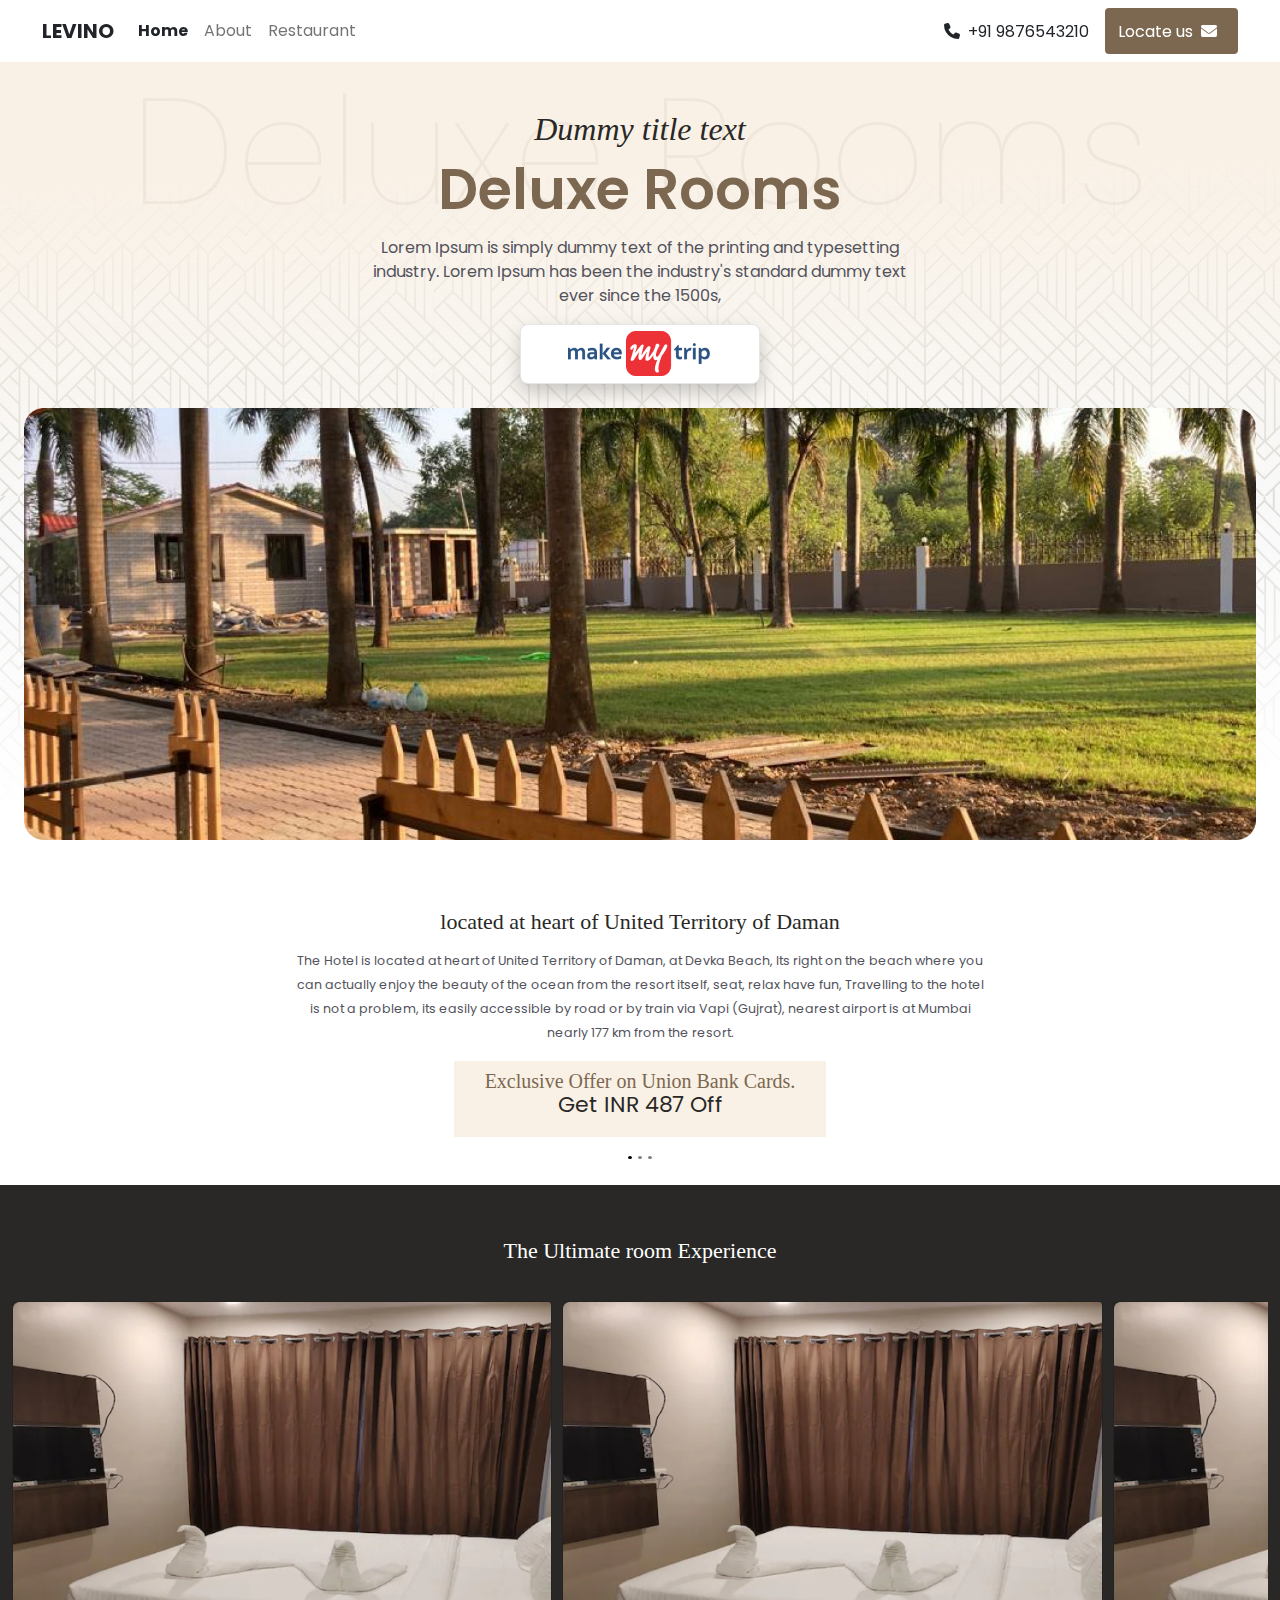
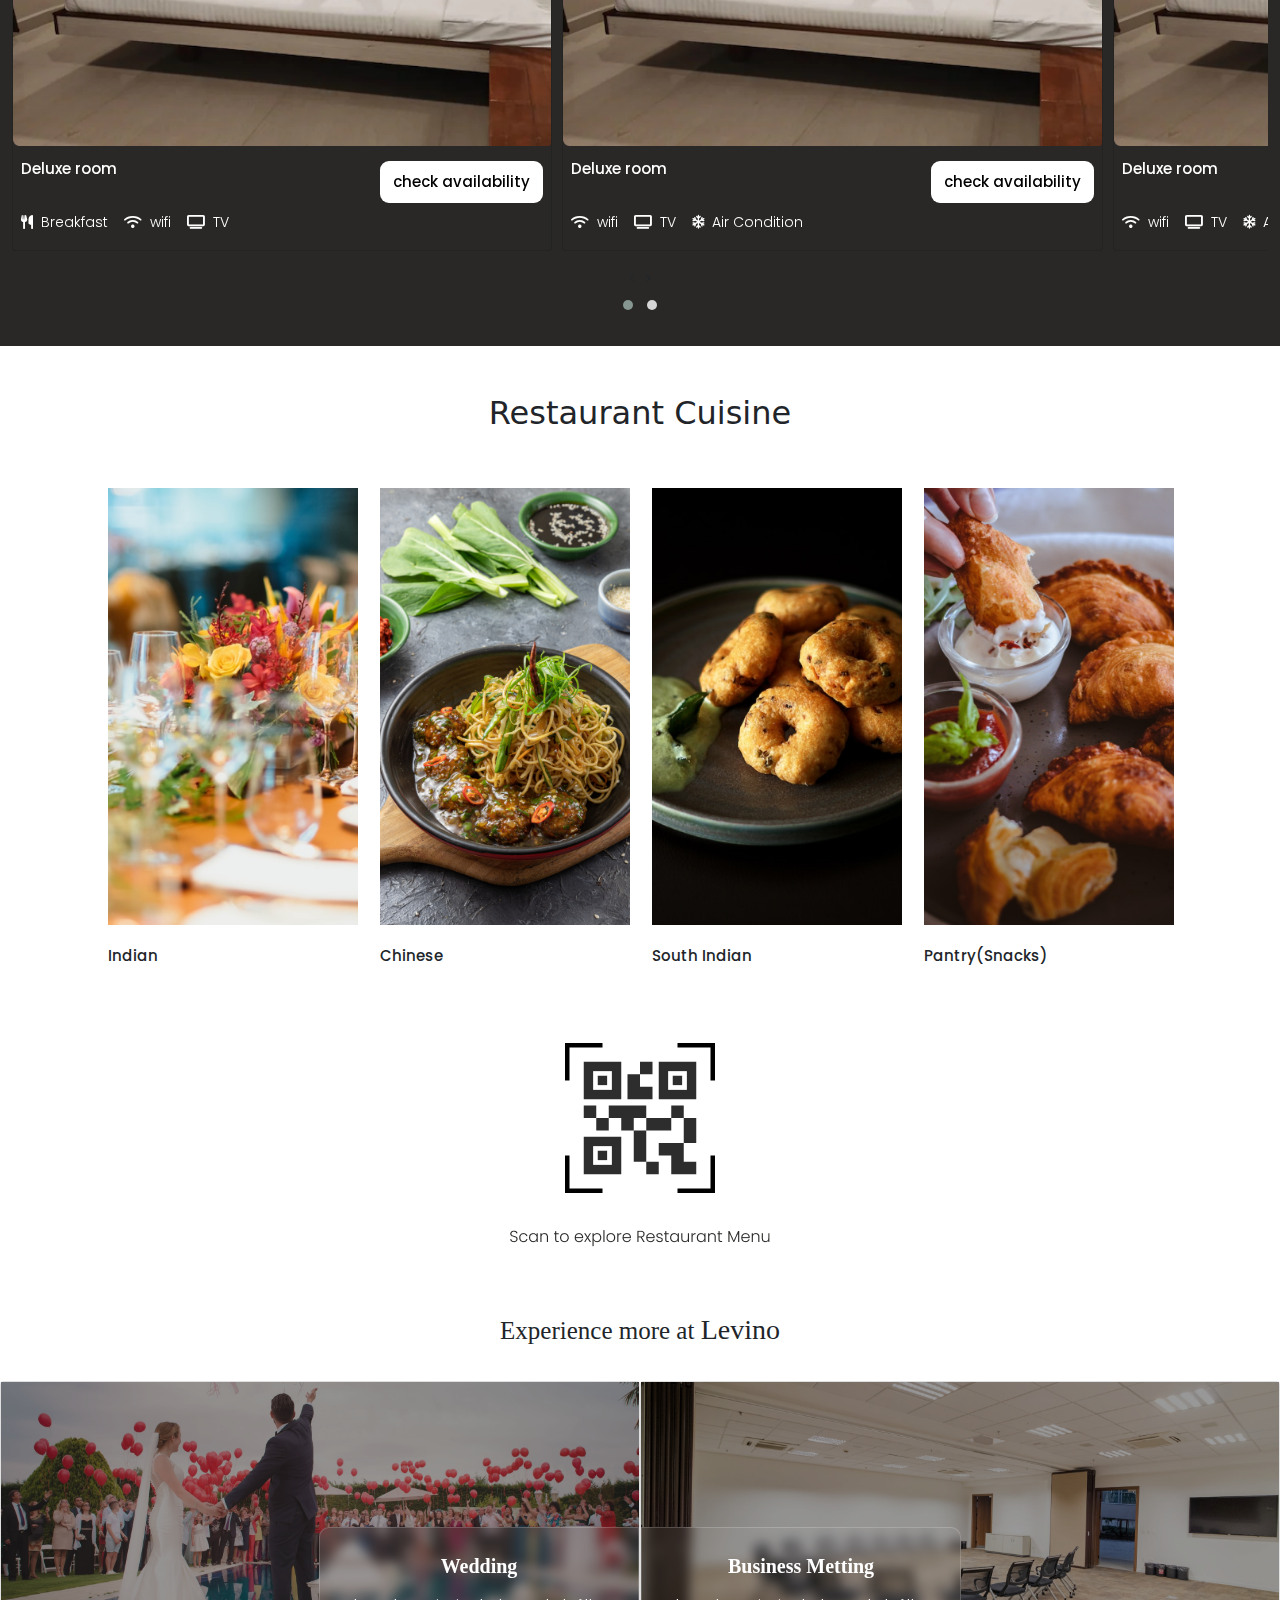
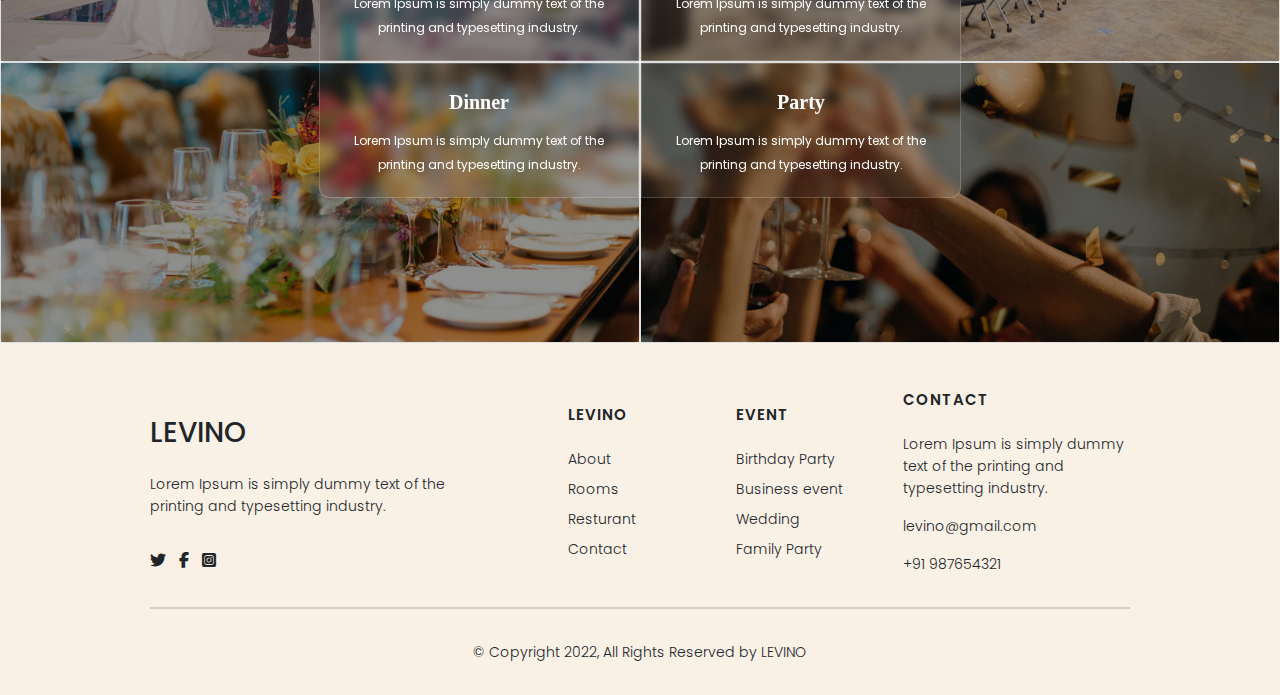
<file: index.html>
<!doctype html>
<html lang="en">

    <head>
        <title>Levino</title>
        <!-- Required meta tags -->
        <meta charset="utf-8" />
        <meta name="viewport"
            content="width=device-width, initial-scale=1, shrink-to-fit=no" />

        <!-- Bootstrap CSS v5.2.1 -->
        <link rel="stylesheet"
            href="./assets/bootstrap-5.0.2-dist/css/bootstrap.min.css">

        <!-- css link -->
        <link rel="stylesheet" href="./assets/css/index.css">

        <!-- font awesome cdn link  -->
        <link rel="stylesheet"
            href="https://cdnjs.cloudflare.com/ajax/libs/font-awesome/6.7.2/css/all.min.css"
            integrity="sha512-Evv84Mr4kqVGRNSgIGL/F/aIDqQb7xQ2vcrdIwxfjThSH8CSR7PBEakCr51Ck+w+/U6swU2Im1vVX0SVk9ABhg=="
            crossorigin="anonymous" referrerpolicy="no-referrer" />

        <!-- jquery Link  -->
        <script
            src="https://ajax.googleapis.com/ajax/libs/jquery/3.7.1/jquery.min.js"></script>

        <!-- Owl Carousel css link  -->
        <link rel="stylesheet"
            href="./OwlCarousel2-2.3.4/dist/assets/owl.carousel.css">
        <link rel="stylesheet"
            href="./OwlCarousel2-2.3.4/dist/assets/owl.theme.default.min.css">

        <!-- Owl Carousel js link  -->
        <script src="./OwlCarousel2-2.3.4/dist/owl.carousel.min.js"></script>

    </head>

    <body>

        <!-- navbar start -->
        <div class="container-fluid sticky-top p-0">
            <nav class="navbar navbar-expand-lg navbar-light">
                <div class="container-fluid">
                    <a href="/index.html"
                        class="navbar-brand text-decoration-none text-dark fw-bold">LEVINO</a>
                    <button class="navbar-toggler" type="button"
                        data-bs-toggle="collapse"
                        data-bs-target="#navbarTogglerDemo01"
                        aria-controls="navbarTogglerDemo01"
                        aria-expanded="false"
                        aria-label="Toggle navigation">
                        <span class="navbar-toggler-icon"></span>
                    </button>
                    <div class="collapse navbar-collapse"
                        id="navbarTogglerDemo01">
                        <ul class="navbar-nav me-auto mb-2 mb-lg-0">
                            <li class="nav-item">
                                <a class="nav-link active text-dark fw-bold"
                                    aria-current="page"
                                    href="#">Home</a>
                            </li>
                            <li class="nav-item">
                                <a class="nav-link"
                                    href="/aboutUs.html">About</a>
                            </li>
                            <li class="nav-item">
                                <a class="nav-link"
                                    href="/menu.html">Restaurant</a>
                            </li>
                        </ul>

                        <div
                            class="col-lg-5 col-sm-6 d-flex justify-content-lg-end align-items-center gap-3 p-0 contact">
                            <div>
                                <i class="fa-solid fa-phone p-2"></i>+91
                                9876543210
                            </div>
                            <div class>
                                <a href="/contactUs.html">
                                    <button class="btn"
                                        style="background-color: #7C6850;color: white;">Locate
                                        us<i
                                            class="fa-solid fa-envelope p-2"></i></button>
                                </a>
                            </div>
                        </div>
                    </div>
                </div>
            </nav>
        </div>
        <!-- navbar end  -->

        <!-- header start -->
        <div class="container-fluid" id="header">
            <div class="d-flex justify-content-center align-items-center">
                <div
                    class="container position-absolute m-auto d-flex justify-content-center">
                    <h1
                        class="text-bg overflow-hidden animated-text text-center"></h1>
                </div>
            </div>
            <div class="container position-relative pt-5">
                <div
                    class="col-sm-12 col-lg-6 w-100 p-0 d-flex justify-content-center align-items-end">
                    <h4 class="text-center">Dummy title text </h4>
                </div>
                <div
                    class="col-sm-12 col-lg-6 m-auto w-100 p-0 d-flex align-items-start justify-content-center pb-1">
                    <h3 class="text-center animated-text"></h3>
                </div>
                <div
                    class="col-lg-6 col-sm-12 w-100 m-auto align-items-center justify-content-center d-flex">
                    <p class="text-center w-50">Lorem Ipsum is simply dummy text
                        of the printing and
                        typesetting industry. Lorem Ipsum has been the
                        industry's
                        standard dummy text ever since the 1500s,</p>
                </div>
            </div>
            <div
                class="container text-center d-flex justify-content-center align-items-center m-auto">
                <div
                    class="image d-flex img-responsive justify-content-center align-items-center">
                    <a
                        href="https://www.makemytrip.com/hotels/hotel-details/?_uCurrency=INR&checkin=12232024&checkout=12242024&city=CTXDM&country=IN&hotelId=202211241525037088&lat=20.41487&lng=72.8353&locusId=CTXDM&locusType=city&mtkeys=defaultMtkey&rank=67&regionNearByExp=3&roomStayQualifier=2e0e&searchText=Daman%2C%20Daman%20and%20Diu%2C%20India&visitorId=820aad90-0c3b-4f56-9019-ea25049255ba">
                        <img src="./images/home/makeMyTrip.png" alt>
                    </a>
                </div>
            </div>
            <div class="container-fluid  pt-4 pb-3 heroimg">
                <img class="img-fluid hero1"
                    src="./images/home/hero.png" alt="wait for image">
            </div>
        </div>
        <!-- header end -->

        <!-- offer and information section start -->

        <div class="container-fluid">
            <div class="container" id="information">
                <div class="row pt-5 d-flex justify-content-center">
                    <div class="col-lg-12 col-sm-12 " style="width: 30rem;">
                        <h4>
                            located at heart of United Territory of Daman
                        </h4>
                    </div>
                </div>
                <div class="row d-flex justify-content-center">
                    <div class="col-lg-7" style="width: 45rem;">
                        <p class="text-center">
                            The Hotel is located at heart of United Territory of
                            Daman, at Devka Beach, Its right on the beach where
                            you can actually enjoy the beauty of the ocean from
                            the resort itself, seat, relax have fun, Travelling
                            to the hotel is not a problem, its easily accessible
                            by road or by train via Vapi (Gujrat), nearest
                            airport is at Mumbai nearly 177 km from the resort.
                        </p>
                    </div>
                </div>
                <div>
                    <div id="offer"
                        class="col-lg-4 container pt-2 pb-1  m-auto">
                        <p class>
                            Exclusive Offer on Union Bank Cards. <br>
                            <span>
                                Get INR 487 Off
                            </span>
                        </p>
                    </div>
                    <div class="pt-5">
                        <div id="carouselExampleDark"
                            class="carousel carousel-dark slide"
                            data-bs-ride="carousel">
                            <div class="carousel-indicators">
                                <button type="button"
                                    data-bs-target="#carouselExampleDark"
                                    data-bs-slide-to="0"
                                    class="active rounded-circle"
                                    style="width: 4px;color: #7C6850;"
                                    aria-current="true"
                                    aria-label="Slide 1"></button>
                                <button class="rounded-circle" type="button"
                                    data-bs-target="#carouselExampleDark"
                                    data-bs-slide-to="1" aria-label="Slide 2"
                                    style="width: 4px;"></button>
                                <button class="rounded-circle" type="button"
                                    data-bs-target="#carouselExampleDark"
                                    data-bs-slide-to="2" aria-label="Slide 3"
                                    style="width: 4px;"></button>
                            </div>
                        </div>
                    </div>
                </div>
            </div>
        </div>
        <!-- offer and information section end -->

        <!-- slider section start -->

        <div class="container-fluid" id="slider">
            <div class="pt-5 pb-4">
                <div class="m-auto" id="heading">
                    <h3>The Ultimate room Experience</h3>
                </div>
            </div>
            <div class="pt-2 gap-3 pb-4">
                <div class="owl-carousel owl-theme">
                    <div class>
                        <div class="card"
                            style="background-color: #292826;">
                            <img class="card-img img-responsive"
                                src="/images/home/deluxeRoom2.png"
                                alt="wait for image" width="200px">
                            <div
                                class="d-flex justify-content-between align-items-center pt-2 pe-2 ps-2">
                                <div class="card-title room-title">Deluxe
                                    room</div>
                                <div>
                                    <button class="btn card-button"
                                        type="button">check
                                        availability</button>
                                </div>
                            </div>
                            <div class="d-flex gap-3 ps-2" id="facilities">
                                <p><i
                                        class="fa-solid fa-utensils pe-2"></i>Breakfast</p>
                                <p><i class="fa-solid fa-wifi pe-2"></i>wifi</p>
                                <p><i class="fa-solid fa-tv pe-2"></i>TV</p>
                            </div>
                        </div>
                    </div>
                    <div class>
                        <div class="card"
                            style="background-color: #292826;">
                            <img class="card-img"
                                src="/images/home/deluxeRoom2.png"
                                alt="wait for image" width="200px">
                            <div
                                class="d-flex justify-content-between align-items-center pt-2 pe-2 ps-2">
                                <div class="card-title room-title">Deluxe
                                    room</div>
                                <div>
                                    <button class="btn card-button"
                                        type="button">check
                                        availability</button>
                                </div>
                            </div>
                            <div class="d-flex gap-3 ps-2" id="facilities">
                                <p><i class="fa-solid fa-wifi pe-2"></i>wifi</p>
                                <p><i class="fa-solid fa-tv pe-2"></i>TV</p>
                                <p><i
                                        class="fa-regular fa-snowflake pe-2"></i>Air
                                    Condition</p>
                            </div>
                        </div>
                    </div>
                    <div class>
                        <div class="card"
                            style="background-color: #292826;">
                            <img class="card-img"
                                src="/images/home/deluxeRoom2.png"
                                alt="wait for image" width="100px">
                            <div
                                class="d-flex justify-content-between align-items-center pt-2 pe-2 ps-2">
                                <div class="card-title room-title">Deluxe
                                    room</div>
                                <div>
                                    <button class="btn card-button"
                                        type="button">check
                                        availability</button>
                                </div>
                            </div>
                            <div class="d-flex gap-3 ps-2" id="facilities">
                                <p><i class="fa-solid fa-wifi pe-2"></i>wifi</p>
                                <p><i class="fa-solid fa-tv pe-2"></i>TV</p>
                                <p><i
                                        class="fa-regular fa-snowflake pe-2"></i>Air
                                    Condition</p>
                            </div>
                        </div>
                    </div>
                    <div class>
                        <div class="card"
                            style="background-color: #292826;">
                            <img class="card-img"
                                src="/images/home/deluxeRoom2.png"
                                alt="wait for image" width="200px">
                            <div
                                class="d-flex justify-content-between align-items-center pt-2 pe-2 ps-2">
                                <div class="card-title room-title">Deluxe
                                    room</div>
                                <div>
                                    <button class="btn card-button"
                                        type="button">check
                                        availability</button>
                                </div>
                            </div>
                            <div class="d-flex gap-3 ps-2" id="facilities">
                                <p><i class="fa-solid fa-wifi pe-2"></i>wifi</p>
                                <p><i class="fa-solid fa-tv pe-2"></i>TV</p>
                                <p><i
                                        class="fa-regular fa-snowflake pe-2"></i>Air
                                    Condition</p>
                            </div>
                        </div>
                    </div>
                </div>
            </div>
        </div>

        <script>
            $('.owl-carousel').owlCarousel({
                loop:false,
                margin:10,
                nav:true,
                items:2.3,
            })
        </script>
        <!-- slider section end -->

        <!-- restaurant cuision section start -->

        <div class="container-fluid">
            <div class="container" id="restaurant-cuisine">
                <div class="pt-5">
                    <div class="titlem-auto">
                        <h2 class="text-center">
                            Restaurant Cuisine
                        </h2>
                    </div>
                </div>
                <div class="container d-flex justify-content-center pt-5">
                    <div class="row d-flex justify-content-center"
                        style="border-radius: 0;">
                        <div class="col-lg-3 col-sm-6 sm-w-25"
                            style="width: 17rem;">
                            <div class="food">
                                <img class="img-responsive"
                                    src="/images/home/food1.png"
                                    alt="wait for image" width="250rem">
                            </div>
                            <div class="card-body ps-0">
                                <h5 class="card-title">
                                    Indian
                                </h5>
                            </div>
                        </div>
                        <div class="col-lg-3 col-sm-6" style="width: 17rem;">
                            <div class="food">
                                <img class="img-responsive"
                                    src="/images/home/food2.png"
                                    alt="wait for image" width="250rem">
                            </div>
                            <div class="card-body ps-0">
                                <h5 class="card-title">
                                    Chinese
                                </h5>
                            </div>
                        </div>
                        <div class="col-lg-3 col-sm-6" style="width: 17rem;">
                            <div class="food">
                                <img class="img-responsive"
                                    src="/images/home/food3.png"
                                    alt="wait for image" width="250rem">
                            </div>
                            <div class="card-body ps-0">
                                <h5 class="card-title">
                                    South Indian
                                </h5>
                            </div>
                        </div>
                        <div class="col-lg-3 col-sm-6" style="width: 17rem;">
                            <div class="food">
                                <img class="img-responsive"
                                    src="/images/home/food4.png"
                                    alt="wait for image" width="250rem">
                            </div>
                            <div class="card-body ps-0">
                                <h5 class="card-title">
                                    Pantry(Snacks)
                                </h5>
                            </div>
                        </div>
                    </div>
                </div>
            </div>

        </div>

        <!-- restaurant cuision section end -->

        <!-- scanner section start -->
        <div
            class="container-fluid d-flex justify-content-center pt-5 pb-3">
            <img src="/images/home/Group 66.png" alt="wait for image">
        </div>
        <!-- scanner section end -->

        <!-- services section start -->

        <div class>
            <div class="container pt-5">
                <div class="service text-center d-flex justify-content-center">
                    <h1>
                        Experience more at <span>Levino</span>
                    </h1>
                </div>
            </div>

            <div class="container-fluid pt-4">
                <div class="row p-0 ">
                    <div class="col-lg-6  p-0 card">
                        <img class="img-responsive service-img"
                            src="/images/home/wedding.png" alt width="100%"
                            height="100%">
                        <div
                            class=" d-flex justify-content-center align-items-center">
                            <div
                                class="card-img-overlay d-flex justify-content-center align-items-center">
                                <div class="glassdorewedding glassdore"
                                    style="width: 20rem;">
                                    <h5
                                        class="card-title service-title text-center">
                                        Wedding
                                    </h5>
                                    <p class="card-text text-center">
                                        Lorem Ipsum is simply dummy text of the
                                        printing and typesetting industry.
                                    </p>
                                </div>
                            </div>
                        </div>

                    </div>
                    <div class="col-lg-6  p-0 card">
                        <img class="img-responsive service-img"
                            src="/images/home/businessMetting.png" alt
                            width="100%" height="100%">
                        <div
                            class=" d-flex justify-content-center align-items-center">
                            <div
                                class="card-img-overlay d-flex justify-content-center align-items-center">
                                <div class="glassdoreBusinessMetting glassdore"
                                    style="width: 20rem;">
                                    <h5
                                        class="card-title service-title text-center">
                                        Business Metting
                                    </h5>
                                    <p class="card-text text-center">
                                        Lorem Ipsum is simply dummy text of the
                                        printing and typesetting industry.
                                    </p>
                                </div>
                            </div>
                        </div>
                    </div>
                </div>
                <div class="row">
                    <div class="col-lg-6  p-0 card">
                        <img class="img-responsive service-img"
                            src="/images/home/dinner.png" alt width="100%"
                            height="100%">
                        <div
                            class=" d-flex justify-content-center align-items-center">
                            <div
                                class="card-img-overlay d-flex justify-content-center align-items-center">
                                <div class="glassdoreDinner glassdore"
                                    style="width: 20rem;">
                                    <h5
                                        class="card-title service-title text-center">
                                        Dinner
                                    </h5>
                                    <p class="card-text text-center">
                                        Lorem Ipsum is simply dummy text of the
                                        printing and typesetting industry.
                                    </p>
                                </div>
                            </div>
                        </div>
                    </div>
                    <div class="col-lg-6  p-0 card">
                        <img class="img-responsive service-img"
                            src="/images/home/party.png" alt
                            width="100%" height="100%">
                        <div
                            class=" d-flex justify-content-center align-items-center">
                            <div
                                class="card-img-overlay d-flex justify-content-center align-items-center">
                                <div class="glassdoreparty glassdore"
                                    style="width: 20rem;">
                                    <h5
                                        class="card-title service-title text-center">
                                        Party
                                    </h5>
                                    <p class="card-text text-center">
                                        Lorem Ipsum is simply dummy text of the
                                        printing and typesetting industry.
                                    </p>
                                </div>
                            </div>
                        </div>
                    </div>
                </div>
            </div>
        </div>

        <!-- services section end -->

        <!-- footer section start -->

        <div class="container-fluid" id="footer">
            <div
                class="container pt-5 d-flex justify-content-center align-items-center"
                id="footer-part">
                <div
                    class="row d-flex justify-content-center align-items-center"
                    style="width: 90%;">
                    <div class="col-lg-5">
                        <h2>LEVINO</h2>
                        <p class="pt-2 w-75">Lorem Ipsum is simply dummy
                            text of the printing and
                            typesetting industry.</p>
                        <div class="pt-3">
                            <i class="fa-brands fa-twitter pe-2"></i>
                            <i class="fa-brands fa-facebook-f pe-2"></i>
                            <i class="fa-brands fa-square-instagram"></i>
                        </div>
                    </div>
                    <div class="col-lg-2">
                        <div>
                            <h4>LEVINO</h4>
                            <ul class="list-unstyled list pt-3">
                                <li class="list-item"><a href="/aboutUs.html"
                                        class="text-decoration-none text-dark">About</a></li>
                                <li class="list-item pt-2"><a href="/"
                                        class="text-decoration-none text-dark">Rooms</a></li>
                                <li class="list-item pt-2"><a href="/menu.html"
                                        class="text-decoration-none text-dark">Resturant</a></li>
                                <li class="list-item pt-2"><a
                                        href="/contactUs.html"
                                        class="text-decoration-none text-dark">Contact</a></li>
                            </ul>
                        </div>
                    </div>
                    <div class="col-lg-2">
                        <div>
                            <h4>EVENT</h4>
                            <ul class="list-unstyled list pt-3">
                                <li class="list-item"><a href
                                        class="text-decoration-none text-dark">Birthday
                                        Party</a></li>
                                <li class="list-item pt-2"><a href
                                        class="text-decoration-none text-dark">Business
                                        event</a></li>
                                <li class="list-item pt-2"><a href
                                        class="text-decoration-none text-dark">Wedding</a></li>
                                <li class="list-item pt-2"><a href
                                        class="text-decoration-none text-dark">Family
                                        Party</a></li>
                            </ul>
                        </div>
                    </div>
                    <div class="col-lg-3">
                        <div>
                            <h4>CONTACT</h4>
                            <p class="pt-3">Lorem Ipsum is simply dummy text
                                of the printing and typesetting
                                industry.</p>
                            <p>levino@gmail.com</p>
                            <p>+91 987654321</p>
                        </div>
                    </div>
                    <div class="d-flex justify-content-center">
                        <hr class="h-3" style="width: 90rem;border: 1px solid;">
                    </div>
                    <div
                        class="d-flex justify-content-center align-items-center p-3">
                        <p>© Copyright 2022, All Rights Reserved by LEVINO</p>
                    </div>
                </div>
            </div>
        </div>

        <!-- footer section end -->

        <!-- bootstrap js link -->
        <script
            src="./assets/bootstrap-5.0.2-dist/js/bootstrap.min.js"></script>
    </body>

</html>
</file>
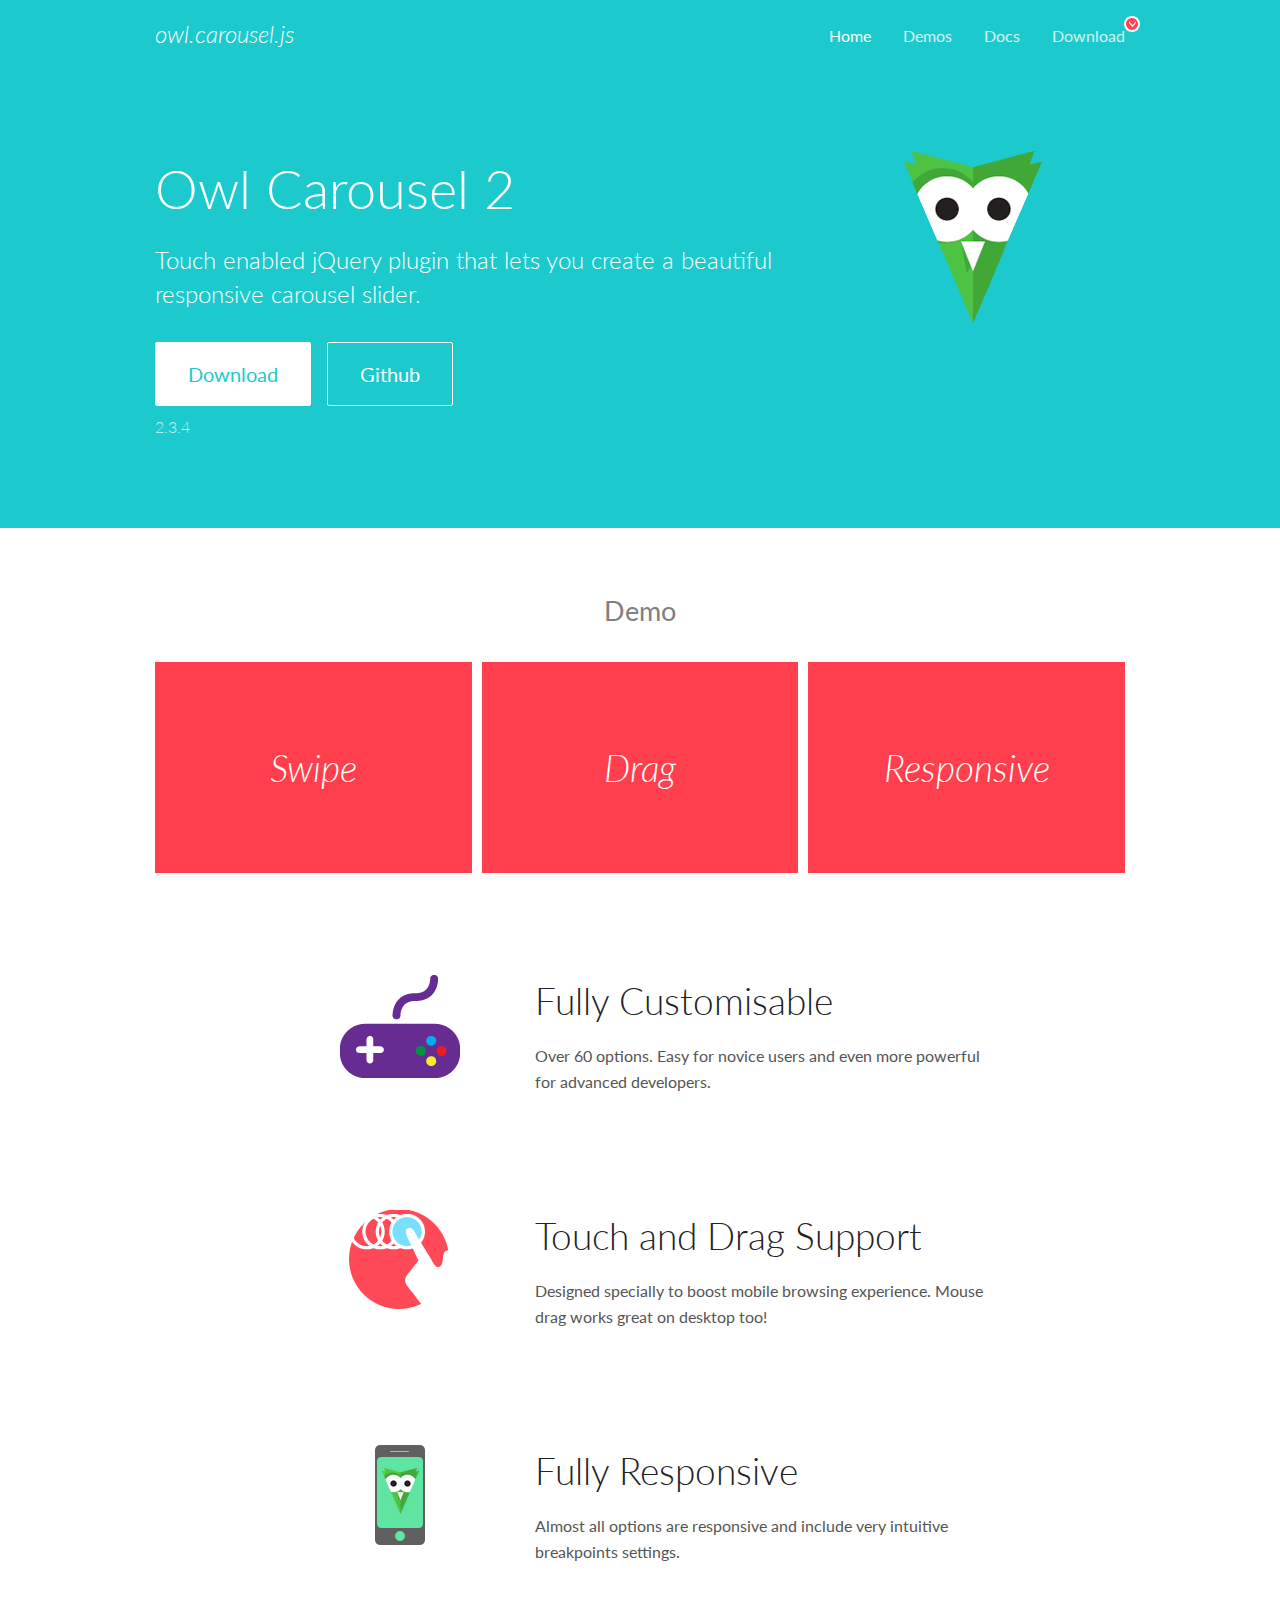
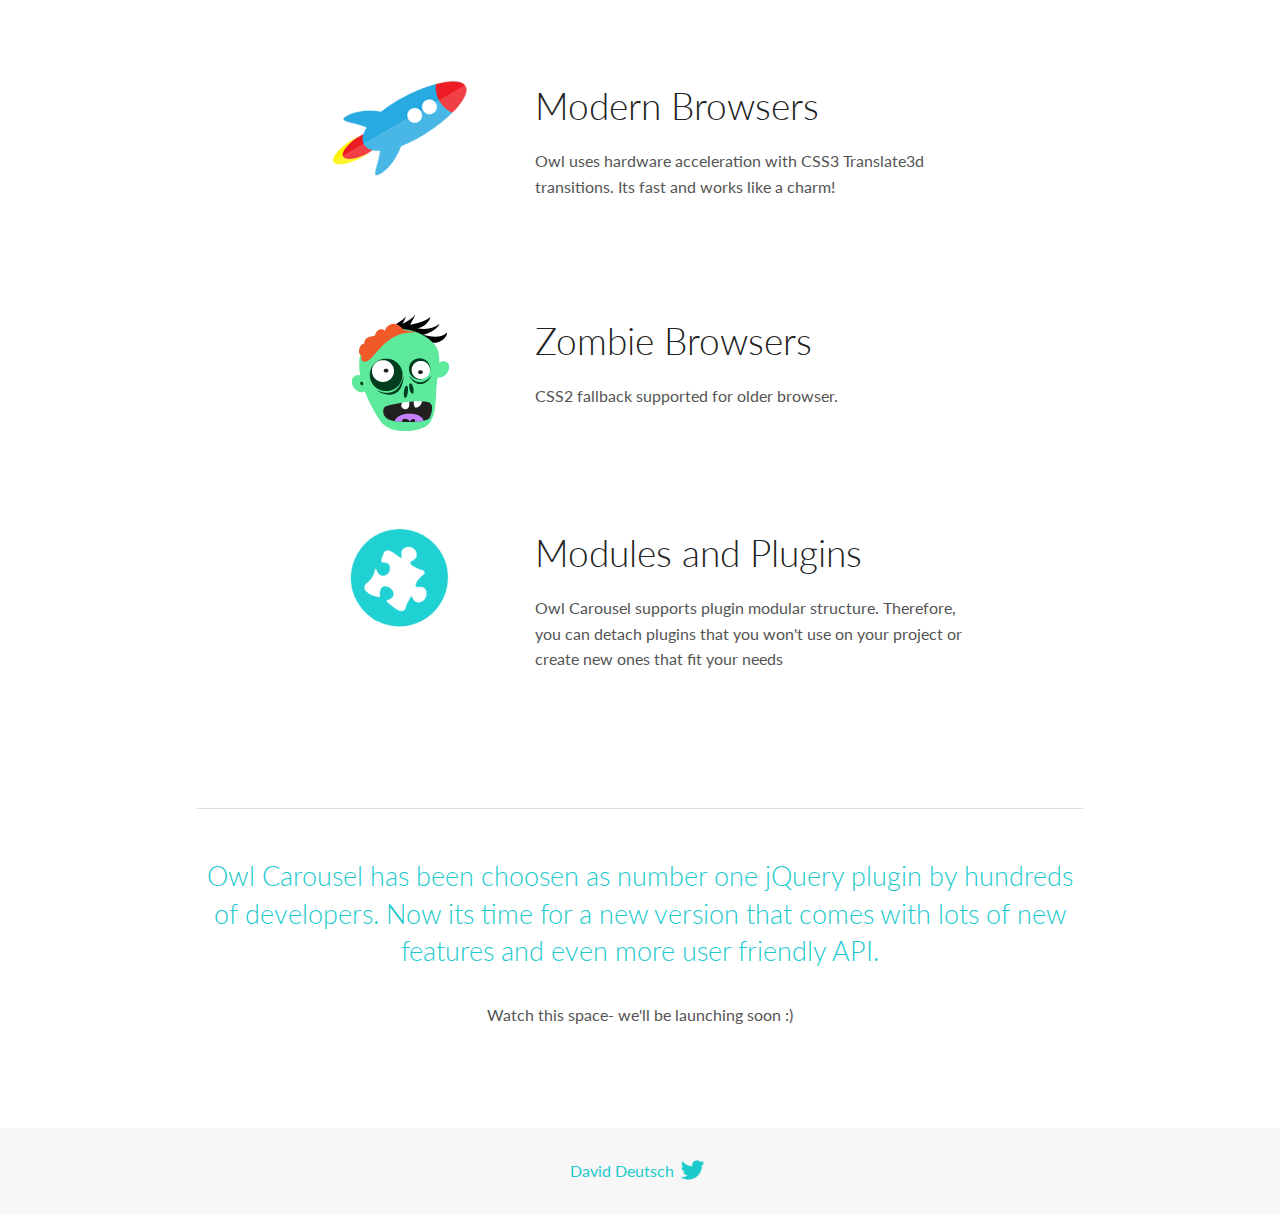
<file: OwlCarousel2-2.3.4/docs/index.html>
<!DOCTYPE html>
<html lang="en">
  <head>

    <!-- head -->
    <meta charset="utf-8">
    <meta name="msapplication-tap-highlight" content="no" />
    <meta name="viewport" content="width=device-width, initial-scale=1.0" />
    <meta name="description" content="Touch enabled jQuery plugin that lets you create beautiful responsive carousel slider.">
    <meta name="author" content="David Deutsch">
    <title>
      Home | Owl Carousel | 2.3.4
    </title>

    <!-- Stylesheets -->
    <link href='https://fonts.googleapis.com/css?family=Lato:300,400,700,400italic,300italic' rel='stylesheet' type='text/css'>
    <link rel="stylesheet" href="assets/css/docs.theme.min.css">

    <!-- Owl Stylesheets -->
    <link rel="stylesheet" href="assets/owlcarousel/assets/owl.carousel.min.css">
    <link rel="stylesheet" href="assets/owlcarousel/assets/owl.theme.default.min.css">

    <!-- HTML5 shim and Respond.js IE8 support of HTML5 elements and media queries -->

    <!--[if lt IE 9]>
      <script src="https://oss.maxcdn.com/libs/html5shiv/3.7.0/html5shiv.js"></script>
      <script src="https://oss.maxcdn.com/libs/respond.js/1.3.0/respond.min.js"></script>
    <![endif]-->

    <!-- Favicons -->
    <link rel="apple-touch-icon-precomposed" sizes="144x144" href="assets/ico/apple-touch-icon-144-precomposed.png">
    <link rel="shortcut icon" href="assets/ico/favicon.png">
    <link rel="shortcut icon" href="favicon.ico">

    <!-- Yeah i know js should not be in header. Its required for demos.-->

    <!-- javascript -->
    <script src="assets/vendors/jquery.min.js"></script>
    <script src="assets/owlcarousel/owl.carousel.js"></script>
  </head>
  <body>

    <!-- header -->
    <header class="header">
      <div class="row">
        <div class="large-12 columns">
          <div class="brand left">
            <h3>
              <a href="/OwlCarousel2/">owl.carousel.js</a> 
            </h3>
          </div>
          <a id="toggle-nav" class="right">
            <span></span> <span></span> <span></span> 
          </a> 
          <div class="nav-bar">
            <ul class="clearfix">
              <li class="active">
                <a href="/OwlCarousel2/index.html">Home</a> 
              </li>
              <li> <a href="/OwlCarousel2/demos/demos.html">Demos</a>  </li>
              <li> <a href="/OwlCarousel2/docs/started-welcome.html">Docs</a>  </li>
              <li>
                <a href="https://github.com/OwlCarousel2/OwlCarousel2/archive/2.3.4.zip">Download</a> 
                <span class="download"></span> 
              </li>
            </ul>
          </div>
        </div>
      </div>
    </header>

    <!-- home panel -->
    <section id="hero">
      <div class="row">
        <div class="large-8 medium-8 columns">
          <h1>Owl Carousel 2</h1>
          <h4>Touch enabled jQuery plugin that lets you create a beautiful responsive carousel slider.</h4>
          <a href="https://github.com/OwlCarousel2/OwlCarousel2/archive/2.3.4.zip" class="hero-button">Download</a> 
          <a href="https://github.com/OwlCarousel2/OwlCarousel2" class="hero-button outline">Github</a> 
          <p>2.3.4</p>
        </div>
        <div class="large-4 medium-4 columns">
          <img class="owl-logo" src="assets/img/owl-logo.png" alt="mr. Owl">
        </div>
      </div>
    </section>

    <!-- body -->
    <div class="home-demo">
      <div class="row">
        <div class="large-12 columns">
          <h3>Demo</h3>
          <div class="owl-carousel">
            <div class="item">
              <h2>Swipe</h2>
            </div>
            <div class="item">
              <h2>Drag</h2>
            </div>
            <div class="item">
              <h2>Responsive</h2>
            </div>
            <div class="item">
              <h2>CSS3</h2>
            </div>
            <div class="item">
              <h2>Fast</h2>
            </div>
            <div class="item">
              <h2>Easy</h2>
            </div>
            <div class="item">
              <h2>Free</h2>
            </div>
            <div class="item">
              <h2>Upgradable</h2>
            </div>
            <div class="item">
              <h2>Tons of options</h2>
            </div>
            <div class="item">
              <h2>Infinity</h2>
            </div>
            <div class="item">
              <h2>Auto Width</h2>
            </div>
          </div>
        </div>
      </div>
    </div>
    <script>
      var owl = $('.owl-carousel');
      owl.owlCarousel({
        margin: 10,
        loop: true,
        responsive: {
          0: {
            items: 1
          },
          600: {
            items: 2
          },
          1000: {
            items: 3
          }
        }
      })
    </script>

    <!-- features -->
    <div id="features">
      <div class="row">
        <div class="small-12 medium-9 small-centered columns">
          <section class="row feature">
            <div class="medium-4 small-12 columns">
              <img src="assets/img/feature-options.png" alt="">
            </div>
            <div class="medium-8 small-12 columns">
              <h2>Fully Customisable</h2>
              <p>Over 60 options. Easy for novice users and even more powerful for advanced developers.</p>
            </div>
          </section>
          <section class="row feature">
            <div class="medium-4 small-12 columns">
              <img src="assets/img/feature-drag.png" alt="">
            </div>
            <div class="medium-8 small-12 columns">
              <h2>Touch and Drag Support</h2>
              <p>Designed specially to boost mobile browsing experience. Mouse drag works great on desktop too!</p>
            </div>
          </section>
          <section class="row feature">
            <div class="medium-4 small-12 columns">
              <img src="assets/img/feature-responsive.png" alt="">
            </div>
            <div class="medium-8 small-12 columns">
              <h2>Fully Responsive</h2>
              <p>Almost all options are responsive and include very intuitive breakpoints settings.</p>
            </div>
          </section>
          <section class="row feature">
            <div class="medium-4 small-12 columns">
              <img src="assets/img/feature-modern.png" alt="">
            </div>
            <div class="medium-8 small-12 columns">
              <h2>Modern Browsers</h2>
              <p>Owl uses hardware acceleration with CSS3 Translate3d transitions. Its fast and works like a charm! </p>
            </div>
          </section>
          <section class="row feature">
            <div class="medium-4 small-12 columns">
              <img src="assets/img/feature-zombie.png" alt="">
            </div>
            <div class="medium-8 small-12 columns">
              <h2>Zombie Browsers</h2>
              <p>CSS2 fallback supported for older browser.</p>
            </div>
          </section>
          <section class="row feature">
            <div class="medium-4 small-12 columns">
              <img src="assets/img/feature-module.png" alt="">
            </div>
            <div class="medium-8 small-12 columns">
              <h2>Modules and Plugins</h2>
              <p>Owl Carousel supports plugin modular structure. Therefore, you can detach plugins that you won&#x27;t use on your project or create new ones that fit your needs</p>
            </div>
          </section>
        </div>
      </div>
    </div>

    <!-- footer -->
    <section id="teaser-text">
      <div class="row">
        <div class="small-12 medium-11 small-centered columns">
          <hr>
          <h3 id="owl-carousel-has-been-choosen-as-number-one-jquery-plugin-by-hundreds-of-developers-now-its-time-for-a-new-version-that-comes-with-lots-of-new-features-and-even-more-user-friendly-api-">Owl Carousel has been choosen as number one jQuery plugin by hundreds of developers. Now its time for a new version that comes with lots of new features and even more user friendly API.</h3>
          <p>Watch this space- we&#39;ll be launching soon :)</p>
        </div>
      </div>
    </section>

    <!-- footer -->
    <footer class="footer">
      <div class="row">
        <div class="large-12 columns">
          <h5>
            <a href="/OwlCarousel2/docs/support-contact.html">David Deutsch</a> 
            <a id="custom-tweet-button" href="https://twitter.com/share?url=https://github.com/OwlCarousel2/OwlCarousel2&text=Owl Carousel - This is so awesome! " target="_blank"></a> 
          </h5>
        </div>
      </div>
    </footer>

    <!-- vendors -->
    <script src="assets/vendors/highlight.js"></script>
    <script src="assets/js/app.js"></script>
  </body>
</html>
</file>
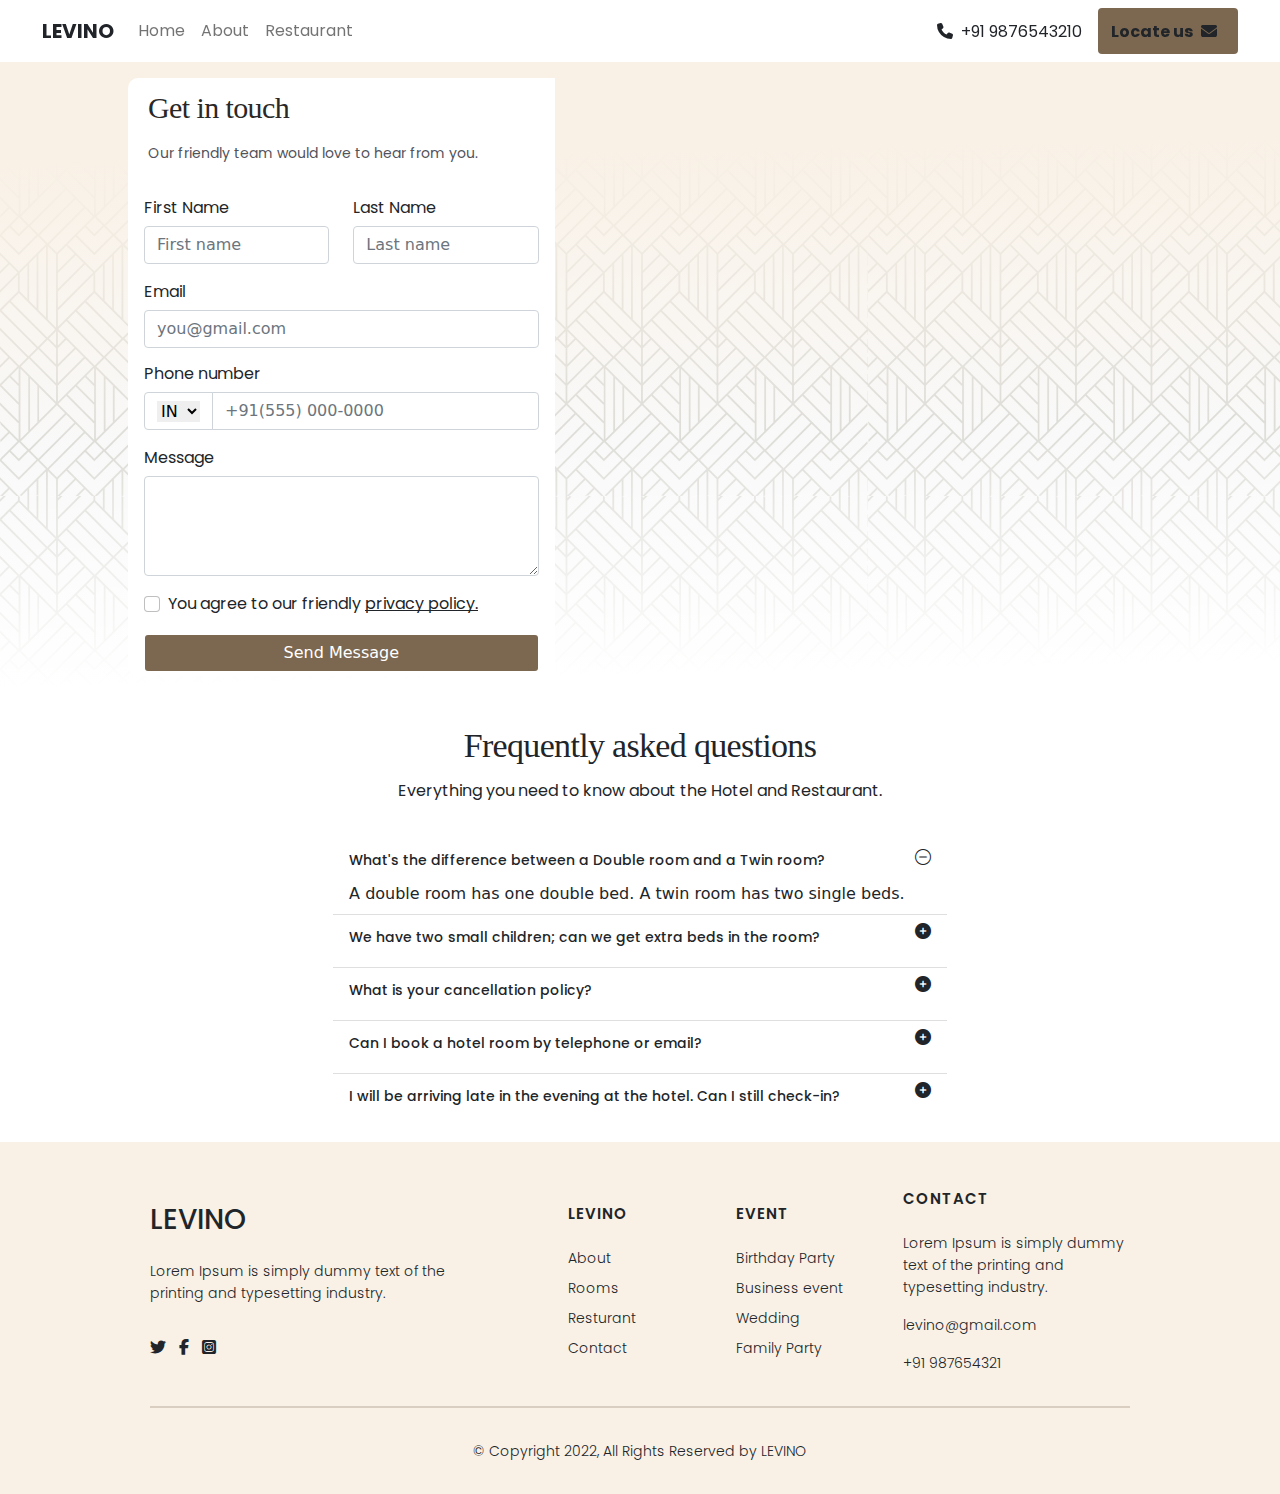
<file: contactUs.html>
<!doctype html>
<html lang="en">

    <head>
        <title>Contact Us</title>
        <!-- Required meta tags -->
        <meta charset="utf-8" />
        <meta name="viewport"
            content="width=device-width, initial-scale=1, shrink-to-fit=no" />

        <!-- Bootstrap CSS v5.2.1 -->
        <link rel="stylesheet"
            href="./assets/bootstrap-5.0.2-dist/css/bootstrap.min.css">

        <!-- css link -->
        <link rel="stylesheet" href="./assets/css/contact-us.css">

        <!-- font awesome cdn link  -->
        <link rel="stylesheet"
            href="https://cdnjs.cloudflare.com/ajax/libs/font-awesome/6.7.2/css/all.min.css"
            integrity="sha512-Evv84Mr4kqVGRNSgIGL/F/aIDqQb7xQ2vcrdIwxfjThSH8CSR7PBEakCr51Ck+w+/U6swU2Im1vVX0SVk9ABhg=="
            crossorigin="anonymous" referrerpolicy="no-referrer" />

        <link rel="stylesheet"
            href="https://cdn.jsdelivr.net/npm/bootstrap-icons@1.x.x/font/bootstrap-icons.css">

    </head>

    <body>
        <!-- navbar start -->
        <div class="container-fluid sticky-top p-0">
            <nav class="navbar navbar-expand-lg navbar-light">
                <div class="container-fluid">
                    <a href="/index.html"
                        class="navbar-brand text-decoration-none text-dark fw-bold">LEVINO</a>
                    <button class="navbar-toggler" type="button"
                        data-bs-toggle="collapse"
                        data-bs-target="#navbarTogglerDemo01"
                        aria-controls="navbarTogglerDemo01"
                        aria-expanded="false"
                        aria-label="Toggle navigation">
                        <span class="navbar-toggler-icon"></span>
                    </button>
                    <div class="collapse navbar-collapse"
                        id="navbarTogglerDemo01">
                        <ul class="navbar-nav me-auto mb-2 mb-lg-0">
                            <li class="nav-item">
                                <a class="nav-link"
                                    aria-current="page"
                                    href="/index.html">Home</a>
                            </li>
                            <li class="nav-item">
                                <a class="nav-link "
                                    href="/aboutUs.html">About</a>
                            </li>
                            <li class="nav-item">
                                <a class="nav-link"
                                    href="/menu.html">Restaurant</a>
                            </li>
                        </ul>
                        <div
                            class="col-lg-5 col-sm-6 d-flex justify-content-lg-end align-items-center gap-3 p-0 contact">
                            <div>
                                <i class="fa-solid fa-phone p-2"></i>+91
                                9876543210
                            </div>
                            <div class>
                                <a href="/contactUs.html">
                                    <button class="btn active text-dark fw-bold"
                                        style="background-color: #7C6850;color: white;">Locate
                                        us<i
                                            class="fa-solid fa-envelope p-2"></i></button>
                                </a>
                            </div>
                        </div>
                    </div>
                </div>
            </nav>
        </div>
        <!-- navbar end  -->

        <!-- form section start -->

        <div class="conatiner-fluid pb-5 pt-3" id="header">

            <div class="container d-flex justify-content-center"
                id="form-section1">
                <div class="row" id="form-section">
                    <div class="col-lg-5 bg-white">
                        <div class="p-2">
                            <div class="form-title">
                                <h1>
                                    Get in touch
                                </h1>
                            </div>
                            <div class="form-text">
                                <p>Our friendly team would love to hear from
                                    you.</p>
                            </div>
                        </div>
                        <div>
                            <form action class="p-1">
                                <div class="row">
                                    <div class="col-lg-6">
                                        <label class="form-label"
                                            for="firstName">First
                                            Name</label>
                                        <input type="text" class="form-control"
                                            id="firstName"
                                            placeholder="First name"
                                            required>
                                    </div>
                                    <div class="col-lg-6">
                                        <label class="form-label"
                                            for="lastName">Last
                                            Name</label>
                                        <input type="text" class="form-control"
                                            id="lastName"
                                            placeholder="Last name"
                                            required>
                                    </div>
                                    <div class="col-lg-12 mb-3 pt-3">
                                        <label for="email"
                                            class="form-label">Email</label>
                                        <input type="email" class="form-control"
                                            id="email"
                                            placeholder="you@gmail.com"
                                            required>
                                    </div>
                                    <label for="phoneNumber"
                                        class="form-label">Phone number</label>
                                    <div class="input-group mb-3">
                                        <div class="input-group-text bg-white">
                                            <select
                                                class="custom-select border-0">
                                                <option value="IN"
                                                    selected>IN</option>
                                                <option value="US">US</option>
                                                <option value="UK">UK</option>
                                            </select>
                                        </div>
                                        <input type="text" class="form-control"
                                            id="phonenumber"
                                            placeholder="+91(555) 000-0000"
                                            required>
                                    </div>
                                    <div class="mb-3">
                                        <label for="messages"
                                            class="form-label">Message</label>
                                        <div class="form-floating">
                                            <textarea class="form-control"
                                                placeholder="Leave a comment here"
                                                id="messages"
                                                style="height: 100px"></textarea>
                                        </div>
                                    </div>
                                    <div class="mb-3">
                                        <div class="form-check">
                                            <input class="form-check-input"
                                                type="checkbox" value
                                                id="flexCheckDefault">
                                            <label class="form-check-label"
                                                for="flexCheckDefault">
                                                You agree to our friendly <a
                                                    href
                                                    class="text-dark">privacy
                                                    policy.</a>
                                            </label>
                                        </div>
                                    </div>
                                    <div>
                                        <button type="submit"
                                            class="btn form-control"
                                            style="background-color: #7C6850;color: #ffffff;">
                                            Send Message
                                        </button>
                                    </div>

                                </div>
                            </form>
                        </div>

                    </div>
                    <div class="col-lg-7 col-sm-12 p-0 ">
                        <iframe
                            src="https://www.google.com/maps/embed?pb=!1m18!1m12!1m3!1d3740.345808218307!2d72.92167707469721!3d20.368627010125138!2m3!1f0!2f0!3f0!3m2!1i1024!2i768!4f13.1!3m3!1m2!1s0x3be0ce314e97fded%3A0xc1c3d2e3e9848519!2sAllied%20InfoSoft!5e0!3m2!1sen!2sin!4v1734603138206!5m2!1sen!2sin"
                            width="100%" height="100%" style="border:0;"
                            allowfullscreen loading="lazy"
                            referrerpolicy="no-referrer-when-downgrade"></iframe>
                    </div>
                </div>
            </div>

        </div>
        <!-- form section end -->

        <!-- question Answer section start -->

        <div class="container-fluid">
            <div class="container">
                <div class="question-title">
                    <h1 class="text-center">Frequently asked questions</h1>
                </div>
                <div class="question-text">
                    <p class="text-center">Everything you need to know about the
                        Hotel and Restaurant.</p>
                </div>
                <div
                    class="questionAnswer d-flex justify-content-center align-items-center pb-3 pt-3">
                    <ul class="list-group list-group-flush">
                        <li class="list-group-item">
                            <div
                                class="col-lg-11 answer d-flex justify-content-between w-100">
                                <h5>
                                    What's the difference between a Double room
                                    and a Twin room?
                                </h5>
                                <div
                                    class="col-lg-1 d-flex justify-content-end plus">
                                    <i class="bi bi-dash-circle"
                                        type="button" data-bs-toggle="collapse"
                                        data-bs-target="#questionOne"
                                        aria-expanded="true"
                                        aria-controls="questionOne"></i>
                                </div>
                            </div>
                            <div class="w-100 ">
                                <div id="questionOne"
                                    class="accordion-collapse  collapse show"
                                    aria-labelledby="questionOne"
                                    data-bs-parent="#accordionExample">
                                    <div class="accordion-body p-0">
                                        <span>A double room has one double bed.
                                            A twin room has two single
                                            beds.</span>
                                    </div>
                                </div>
                            </div>
                        </li>
                        <li class="list-group-item">
                            <div
                                class="col-lg-11 answer d-flex justify-content-between w-100">
                                <h5>
                                    We have two small children; can we get extra
                                    beds in the room?
                                </h5>
                                <div
                                    class="col-lg-1 d-flex justify-content-end">
                                    <i class="fa-solid fa-circle-plus"
                                        type="button" data-bs-toggle="collapse"
                                        data-bs-target="#questionTwo"
                                        aria-expanded="true"
                                        aria-controls="questionTwo"></i>
                                </div>
                            </div>
                            <div class="w-100">
                                <div id="questionTwo"
                                    class="accordion-collapse collapse "
                                    aria-labelledby="questionTwo"
                                    data-bs-parent="#accordionExample">
                                    <div class="accordion-body p-0">
                                        <span>Lorem ipsum dolor sit amet
                                            consectetur adipisicing elit.
                                            Molestias,
                                            nulla.</span>
                                    </div>
                                </div>
                            </div>
                        </li>
                        <li class="list-group-item">
                            <div
                                class="col-lg-11 answer d-flex justify-content-between w-100">
                                <h5>
                                    What is your cancellation policy?
                                </h5>
                                <div
                                    class="col-lg-1 d-flex justify-content-end">
                                    <i class="fa-solid fa-circle-plus"
                                        type="button" data-bs-toggle="collapse"
                                        data-bs-target="#questionThree"
                                        aria-expanded="true"
                                        aria-controls="questionThree"></i>
                                </div>
                            </div>
                            <div class="w-100">
                                <div id="questionThree"
                                    class="accordion-collapse collapse "
                                    aria-labelledby="questionThree"
                                    data-bs-parent="#accordionExample">
                                    <div class="accordion-body p-0">
                                        <span>Lorem ipsum dolor sit amet
                                            consectetur adipisicing elit.
                                            Molestias,Lorem,
                                            ipsum dolor.
                                            nulla.</span>
                                    </div>
                                </div>
                            </div>
                        </li>
                        <li class="list-group-item">
                            <div
                                class="col-lg-11 answer d-flex justify-content-between w-100">
                                <h5>
                                    Can I book a hotel room by telephone or
                                    email?
                                </h5>
                                <div
                                    class="col-lg-1 d-flex justify-content-end">
                                    <i class="fa-solid fa-circle-plus"
                                        type="button" data-bs-toggle="collapse"
                                        data-bs-target="#questionfour"
                                        aria-expanded="true"
                                        aria-controls="questionfour"></i>
                                </div>
                            </div>
                            <div class="w-100">
                                <div id="questionfour"
                                    class="accordion-collapse collapse "
                                    aria-labelledby="questionfour"
                                    data-bs-parent="#accordionExample">
                                    <div class="accordion-body p-0">
                                        <span>Lorem ipsum dolor sit amet
                                            consectetur adipisicing elit.
                                            Molestias,Lorem,
                                            Lorem ipsum dolor sit.</span>
                                    </div>
                                </div>
                            </div>
                        </li>
                        <li class="list-group-item">
                            <div
                                class="col-lg-11 answer d-flex justify-content-between w-100">
                                <h5>
                                    I will be arriving late in the evening at
                                    the hotel. Can I still check-in?
                                </h5>
                                <div
                                    class="col-lg-1 d-flex justify-content-end">
                                    <i class="fa-solid fa-circle-plus"
                                        type="button" data-bs-toggle="collapse"
                                        data-bs-target="#questionfive"
                                        aria-expanded="true"
                                        aria-controls="questionfive"></i>
                                </div>
                            </div>
                            <div class="w-100">
                                <div id="questionfive"
                                    class="accordion-collapse collapse "
                                    aria-labelledby="questionfive"
                                    data-bs-parent="#accordionExample">
                                    <div class="accordion-body p-0">
                                        <span>Lorem ipsum dolor sit amet
                                            consectetur adipisicing elit.
                                            Molestias,Lorem,
                                            Lorem ipsum dolor sit.</span>
                                    </div>
                                </div>
                            </div>
                        </li>
                    </ul>
                </div>
            </div>
        </div>

        <!-- question Answer section end -->

        <!-- footer section start -->

        <div class="container-fluid" id="footer">
            <div
                class="container pt-5 d-flex justify-content-center align-items-center"
                id="footer-part">
                <div
                    class="row d-flex justify-content-center align-items-center"
                    style="width: 90%;">
                    <div class="col-lg-5 pb-4">
                        <h2>LEVINO</h2>
                        <p class="pt-2 w-75">Lorem Ipsum is simply dummy
                            text of the printing and
                            typesetting industry.</p>
                        <div class="pt-3">
                            <i class="fa-brands fa-twitter pe-2"></i>
                            <i class="fa-brands fa-facebook-f pe-2"></i>
                            <i class="fa-brands fa-square-instagram"></i>
                        </div>
                    </div>
                    <div class="col-lg-2">
                        <div>
                            <h4>LEVINO</h4>
                            <ul class="list-unstyled list pt-3">
                                <li class="list-item"><a href="/aboutUs.html"
                                        class="text-decoration-none text-dark">About</a></li>
                                <li class="list-item pt-2"><a href="/"
                                        class="text-decoration-none text-dark">Rooms</a></li>
                                <li class="list-item pt-2"><a href="/menu.html"
                                        class="text-decoration-none text-dark">Resturant</a></li>
                                <li class="list-item pt-2"><a
                                        href="/contactUs.html"
                                        class="text-decoration-none text-dark">Contact</a></li>
                            </ul>
                        </div>
                    </div>
                    <div class="col-lg-2">
                        <div>
                            <h4>EVENT</h4>
                            <ul class="list-unstyled list pt-3">
                                <li class="list-item"><a href
                                        class="text-decoration-none text-dark">Birthday
                                        Party</a></li>
                                <li class="list-item pt-2"><a href
                                        class="text-decoration-none text-dark">Business
                                        event</a></li>
                                <li class="list-item pt-2"><a href
                                        class="text-decoration-none text-dark">Wedding</a></li>
                                <li class="list-item pt-2"><a href
                                        class="text-decoration-none text-dark">Family
                                        Party</a></li>
                            </ul>
                        </div>
                    </div>
                    <div class="col-lg-3">
                        <div>
                            <h4>CONTACT</h4>
                            <p class="pt-3">Lorem Ipsum is simply dummy text
                                of the printing and typesetting
                                industry.</p>
                            <p>levino@gmail.com</p>
                            <p>+91 987654321</p>
                        </div>
                    </div>
                    <div class="d-flex justify-content-center">
                        <hr class="h-3" style="width: 90rem;border: 1px solid;">
                    </div>
                    <div
                        class="d-flex justify-content-center align-items-center p-3">
                        <p>© Copyright 2022, All Rights Reserved by LEVINO</p>
                    </div>
                </div>
            </div>
        </div>

        <!-- footer section end -->

        <!-- bootstrap js link -->
        <script
            src="./assets/bootstrap-5.0.2-dist/js/bootstrap.min.js"></script>
    </body>

</html>
</file>
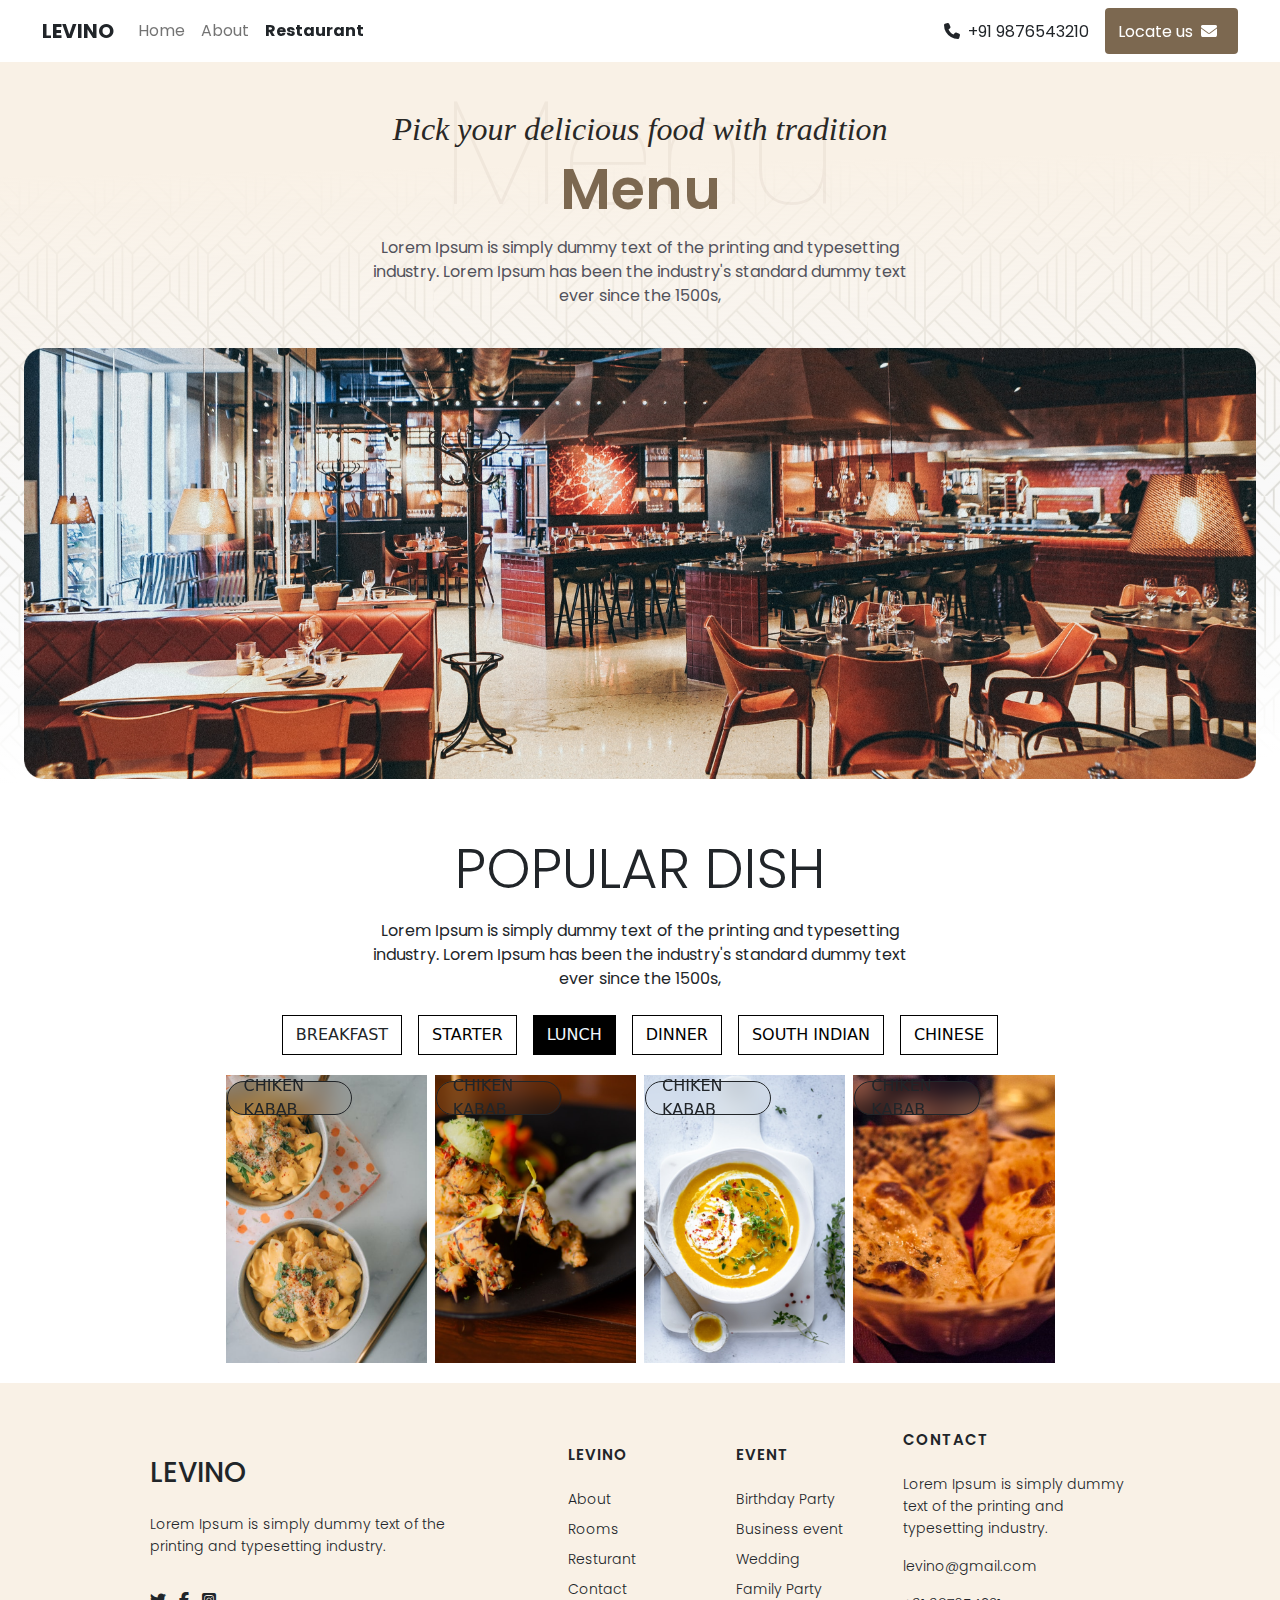
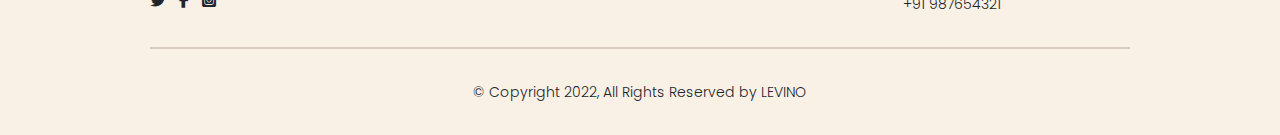
<file: menu.html>
<!doctype html>
<html lang="en">
    <head>
        <title>Restaurant</title>
        <!-- Required meta tags -->
        <meta charset="utf-8" />
        <meta name="viewport"
            content="width=device-width, initial-scale=1, shrink-to-fit=no" />

        <!-- Bootstrap CSS v5.2.1 -->
        <link rel="stylesheet"
            href="./assets/bootstrap-5.0.2-dist/css/bootstrap.min.css">

        <!-- css link -->
        <link rel="stylesheet" href="./assets/css/menu.css">

        <!-- font awesome cdn link  -->
        <link rel="stylesheet"
            href="https://cdnjs.cloudflare.com/ajax/libs/font-awesome/6.7.2/css/all.min.css"
            integrity="sha512-Evv84Mr4kqVGRNSgIGL/F/aIDqQb7xQ2vcrdIwxfjThSH8CSR7PBEakCr51Ck+w+/U6swU2Im1vVX0SVk9ABhg=="
            crossorigin="anonymous" referrerpolicy="no-referrer" />
    </head>

    <body>
        <!-- navbar start -->
        <div class="container-fluid sticky-top p-0">
            <nav class="navbar navbar-expand-lg navbar-light">
                <div class="container-fluid">
                    <a href="/index.html"
                        class="navbar-brand text-decoration-none text-dark fw-bold">LEVINO</a>
                    <button class="navbar-toggler" type="button"
                        data-bs-toggle="collapse"
                        data-bs-target="#navbarTogglerDemo01"
                        aria-controls="navbarTogglerDemo01"
                        aria-expanded="false"
                        aria-label="Toggle navigation">
                        <span class="navbar-toggler-icon"></span>
                    </button>
                    <div class="collapse navbar-collapse"
                        id="navbarTogglerDemo01">
                        <ul class="navbar-nav me-auto mb-2 mb-lg-0">
                            <li class="nav-item">
                                <a class="nav-link"
                                    aria-current="page"
                                    href="/index.html">Home</a>
                            </li>
                            <li class="nav-item">
                                <a class="nav-link "
                                    href="/aboutUs.html">About</a>
                            </li>
                            <li class="nav-item">
                                <a class="nav-link active text-dark fw-bold"
                                    href="/menu.html">Restaurant</a>
                            </li>
                        </ul>

                        <div
                            class="col-lg-5 col-sm-6 d-flex justify-content-lg-end align-items-center gap-3 p-0 contact">
                            <div>
                                <i class="fa-solid fa-phone p-2"></i>+91
                                9876543210
                            </div>
                            <div class>
                                <a href="/contactUs.html">
                                    <button class="btn"
                                        style="background-color: #7C6850;color: white;">Locate
                                        us<i
                                            class="fa-solid fa-envelope p-2"></i></button>
                                </a>
                            </div>
                        </div>
                    </div>
                </div>
            </nav>
        </div>
        <!-- navbar end  -->

        <!-- header section start -->
        <div class="container-fluid" id="header">
            <div class="d-flex justify-content-center align-items-center">
                <div class="container position-absolute m-auto">
                    <h1
                        class="text-bg overflow-hidden animated-text text-center">Menu
                    </h1>
                </div>
            </div>
            <div class="container position-relative pt-5">
                <div
                    class="col-sm-12 col-lg-6 w-100 p-0 d-flex justify-content-center align-items-end">
                    <h4 class="text-center">Pick your delicious food with
                        tradition</h4>
                </div>
                <div
                    class="col-sm-12 col-lg-6 m-auto w-100 p-0 d-flex align-items-start justify-content-center pb-1">
                    <h3 class="text-center">Menu</h3>
                </div>
                <div
                    class="col-lg-6 col-sm-12 w-100 m-auto align-items-center justify-content-center d-flex">
                    <p class="text-center w-50">Lorem Ipsum is simply dummy text
                        of the printing and
                        typesetting industry. Lorem Ipsum has been the
                        industry's
                        standard dummy text ever since the 1500s,</p>
                </div>
            </div>
            <div class="container-fluid  pt-4 pb-5">
                <img class="img-fluid img-responsive hero"
                    src="./images/menu/hero.png" alt="wait for image">
            </div>
        </div>
        <!-- header section end -->

        <div class="container-fluid pb-2">
            <div class="container">
                <div class="menu-title m-auto">
                    <h1 class="text-center">
                        POPULAR DISH
                    </h1>
                </div>
                <div class="menu-text m-auto w-100">
                    <div
                        class="col-sm-12 d-flex justify-content-center align-items-center">
                        <p class="text-center w-50">
                            Lorem Ipsum is simply dummy text of the printing and
                            typesetting industry. Lorem Ipsum has been the
                            industry's standard dummy text ever since the 1500s,
                        </p>
                    </div>
                </div>
            </div>
        </div>

        <!-- popular dish section start -->
        <div class="container-fluid">
            <div class="container">
                <div
                    class="d-flex justify-content-center align-items-center">
                    <ul class="nav nav-pills mb-3 gap-3" id="pills-tab"
                        role="tablist">
                        <li class="nav-item  listitem" role="presentation">
                            <button class="btn"
                                id="pills-breakfast-tab" data-bs-toggle="pill"
                                data-bs-target="#pills-breakfast" type="button"
                                role="tab" aria-controls="pills-breakfast"
                                aria-selected="true">BREAKFAST</button>
                        </li>
                        <li class="nav-item  listitem" role="presentation">
                            <button class="btn dishbtn"
                                id="pills-starter-tab" data-bs-toggle="pill"
                                data-bs-target="#pills-starter" type="button"
                                role="tab" aria-controls="pills-starter"
                                aria-selected="false">STARTER</button>
                        </li>
                        <li class="nav-item listitem" role="presentation">
                            <button
                                class="btn dishbtn active"
                                id="pills-lunch-tab" data-bs-toggle="pill"
                                data-bs-target="#pills-lunch" type="button"
                                role="tab" aria-controls="pills-lunch"
                                aria-selected="false">LUNCH</button>
                        </li>
                        <li class="nav-item listitem" role="presentation">
                            <button class="btn dishbtn"
                                id="pills-dinner-tab" data-bs-toggle="pill"
                                data-bs-target="#pills-dinner" type="button"
                                role="tab" aria-controls="pills-dinner"
                                aria-selected="false">DINNER</button>
                        </li>
                        <li class="nav-item listitem" role="presentation">
                            <button class="btn dishbtn"
                                id="pills-southindian-tab" data-bs-toggle="pill"
                                data-bs-target="#pills-southindian"
                                type="button" role="tab"
                                aria-controls="pills-southindian"
                                aria-selected="false">SOUTH INDIAN</button>
                        </li>
                        <li class="nav-item listitem" role="presentation">
                            <button class="btn dishbtn"
                                id="pills-chinese-tab" data-bs-toggle="pill"
                                data-bs-target="#pills-chinese" type="button"
                                role="tab" aria-controls="pills-chinese"
                                aria-selected="false">CHINESE</button>
                        </li>
                    </ul>
                    <style>
                        .btn.active{
                            background-color: black;
                            color: aliceblue;
                        }
                    </style>
                </div>
            </div>
        </div>
        <div class="container-fluid pb-3">
            <div
                class="container d-flex justify-content-center align-items-center">
                <div class="tab-content" id="pills-tabContent">
                    <div
                        class="tab-pane fade"
                        id="pills-breakfast"
                        role="tabpanel" aria-labelledby="pills-breakfast-tab">
                        <div
                            class="d-flex justify-content-center align-items-center">

                            <div
                                class="row d-flex justify-content-center  align-items-center w-75 p-0 g-1">
                                <div class="col-lg-3 p-1 border-0 card">
                                    <img class="img-fluid"
                                        src="/images/menu/lunch1.png"
                                        alt="wait for image">
                                    <div class="card-img-overlay title border border-dark d-flex justify-content-center align-items-center" style="width: 60%;height: 10%;top: 10px;left: 5px;">
                                        CHIKEN KABAB
                                    </div>
                                </div>
                                <div class="col-lg-3 p-1 card border-0">
                                    <img class="img-fluid"
                                        src="/images/menu/lunch2.png"
                                        alt="wait for image">
                                        <div class="card-img-overlay title border border-dark d-flex justify-content-center align-items-center" style="width: 60%;height: 10%;top: 10px;left: 5px;">
                                            CHIKEN KABAB
                                        </div>
                                </div>
                                <div class="col-lg-3 p-1 card border-0">
                                    <img class="img-fluid"
                                        src="/images/menu/lunch3.png"
                                        alt="wait for image">
                                        <div class="card-img-overlay title border border-dark d-flex justify-content-center align-items-center" style="width: 60%;height: 10%;top: 10px;left: 5px;">
                                        CHIKEN KABAB
                                    </div>
                                </div>
                                <div class="col-lg-3 p-1 card border-0">
                                    <img class="img-fluid"
                                        src="/images/menu/lunch4.png"
                                        alt="wait for image">
                                        <div class="card-img-overlay title border border-dark d-flex justify-content-center align-items-center" style="width: 60%;height: 10%;top: 10px;left: 5px;">
                                        CHIKEN KABAB
                                    </div>
                                </div>
                            </div>
                        </div>
                    </div>
                    <div class="tab-pane fade" id="pills-starter"
                        role="tabpanel"
                        aria-labelledby="pills-starter-tab">
                        <div
                            class="d-flex justify-content-center align-items-center">
                            <div
                                class="d-flex justify-content-center  align-items-center w-75 p-0 g-1">
                                <div class="col-lg-3 p-1 card border-0">
                                    <img class="img-fluid"
                                        src="/images/menu/lunch8.png"
                                        alt="wait for image">
                                        <div class="card-img-overlay title border border-dark d-flex justify-content-center align-items-center" style="width: 60%;height: 10%;top: 10px;left: 5px;">
                                        CHIKEN KABAB
                                    </div>
                                </div>
                                <div class="col-lg-3 p-1 card border-0">
                                    <img class="img-fluid"
                                        src="/images/menu/lunch7.png"
                                        alt="wait for image">
                                        <div class="card-img-overlay title border border-dark d-flex justify-content-center align-items-center" style="width: 60%;height: 10%;top: 10px;left: 5px;">
                                        CHIKEN KABAB
                                    </div>
                                </div>
                                <div class="col-lg-3 p-1 card border-0">
                                    <img class="img-fluid"
                                        src="/images/menu/lunch6.png"
                                        alt="wait for image">
                                        <div class="card-img-overlay title border border-dark d-flex justify-content-center align-items-center" style="width: 60%;height: 10%;top: 10px;left: 5px;">
                                        CHIKEN KABAB
                                    </div>
                                </div>
                                <div class="col-lg-3 p-1 card border-0">
                                    <img class="img-fluid"
                                        src="/images/menu/lunch5.png"
                                        alt="wait for image">
                                        <div class="card-img-overlay title border border-dark d-flex justify-content-center align-items-center" style="width: 60%;height: 10%;top: 10px;left: 5px;">
                                        CHIKEN KABAB
                                    </div>
                                </div>
                            </div>
                        </div>
                    </div>
                    <div class="tab-pane fade show active" id="pills-lunch"
                        role="tabpanel"
                        aria-labelledby="pills-lunch-tab">
                        <div
                            class="d-flex justify-content-center align-items-center">

                            <div
                                class="row d-flex justify-content-center  align-items-center w-75 p-0  g-1">
                                <div class="col-lg-3 p-1 card border-0">
                                    <img class="img-fluid"
                                        src="/images/menu/lunch7.png"
                                        alt="wait for image">
                                        <div class="card-img-overlay title border border-dark d-flex justify-content-center align-items-center" style="width: 60%;height: 10%;top: 10px;left: 5px;">
                                        CHIKEN KABAB
                                    </div>
                                </div>
                                <div class="col-lg-3 p-1 card border-0">
                                    <img class="img-fluid"
                                        src="/images/menu/lunch3.png"
                                        alt="wait for image">
                                        <div class="card-img-overlay title border border-dark d-flex justify-content-center align-items-center" style="width: 60%;height: 10%;top: 10px;left: 5px;">
                                        CHIKEN KABAB
                                    </div>
                                </div>
                                <div class="col-lg-3 p-1 card border-0">
                                    <img class="img-fluid"
                                        src="/images/menu/lunch5.png"
                                        alt="wait for image">
                                        <div class="card-img-overlay title border border-dark d-flex justify-content-center align-items-center" style="width: 60%;height: 10%;top: 10px;left: 5px;">
                                        CHIKEN KABAB
                                    </div>
                                </div>
                                <div class="col-lg-3 p-1 card border-0">
                                    <img class="img-fluid"
                                        src="/images/menu/lunch8.png"
                                        alt="wait for image">
                                        <div class="card-img-overlay title border border-dark d-flex justify-content-center align-items-center" style="width: 60%;height: 10%;top: 10px;left: 5px;">
                                        CHIKEN KABAB
                                    </div>
                                </div>
                            </div>
                        </div>
                    </div>
                    <div class="tab-pane fade" id="pills-dinner"
                        role="tabpanel"
                        aria-labelledby="pills-dinner-tab">
                        <div
                            class="d-flex justify-content-center align-items-center">
                            <div
                                class="row d-flex justify-content-center  align-items-center w-75 p-0  g-1">
                                <div class="col-lg-3 p-1 card border-0">
                                    <img class="img-fluid"
                                        src="/images/menu/lunch3.png"
                                        alt="wait for image">
                                        <div class="card-img-overlay title border border-dark d-flex justify-content-center align-items-center" style="width: 60%;height: 10%;top: 10px;left: 5px;">
                                        CHIKEN KABAB
                                    </div>
                                </div>
                                <div class="col-lg-3 p-1 card border-0">
                                    <img class="img-fluid"
                                        src="/images/menu/lunch4.png"
                                        alt="wait for image">
                                        <div class="card-img-overlay title border border-dark d-flex justify-content-center align-items-center" style="width: 60%;height: 10%;top: 10px;left: 5px;">
                                        CHIKEN KABAB
                                    </div>
                                </div>
                                <div class="col-lg-3 p-1 card border-0">
                                    <img class="img-fluid"
                                        src="/images/menu/lunch2.png"
                                        alt="wait for image">
                                        <div class="card-img-overlay title border border-dark d-flex justify-content-center align-items-center" style="width: 60%;height: 10%;top: 10px;left: 5px;">
                                        CHIKEN KABAB
                                    </div>
                                </div>
                                <div class="col-lg-3 p-1 card border-0">
                                    <img class="img-fluid"
                                        src="/images/menu/lunch6.png"
                                        alt="wait for image">
                                        <div class="card-img-overlay title border border-dark d-flex justify-content-center align-items-center" style="width: 60%;height: 10%;top: 10px;left: 5px;">
                                        CHIKEN KABAB
                                    </div>
                                </div>
                            </div>
                        </div>
                    </div>
                    <div class="tab-pane fade" id="pills-southindian"
                        role="tabpanel" aria-labelledby="pills-southindian-tab">
                        <div
                            class="d-flex justify-content-center align-items-center">
                            <div
                                class="row d-flex justify-content-center  align-items-center w-75 p-0  g-1">
                                <div class="col-lg-3 p-1 card border-0">
                                    <img class="img-fluid"
                                        src="/images/menu/lunch5.png"
                                        alt="wait for image">
                                        <div class="card-img-overlay title border border-dark d-flex justify-content-center align-items-center" style="width: 60%;height: 10%;top: 10px;left: 5px;">
                                        CHIKEN KABAB
                                    </div>
                                </div>
                                <div class="col-lg-3 p-1 card border-0">
                                    <img class="img-fluid"
                                        src="/images/menu/lunch2.png"
                                        alt="wait for image">
                                        <div class="card-img-overlay title border border-dark d-flex justify-content-center align-items-center" style="width: 60%;height: 10%;top: 10px;left: 5px;">
                                        CHIKEN KABAB
                                    </div>
                                </div>
                                <div class="col-lg-3 p-1 card border-0">
                                    <img class="img-fluid"
                                        src="/images/menu/lunch8.png"
                                        alt="wait for image">
                                        <div class="card-img-overlay title border border-dark d-flex justify-content-center align-items-center" style="width: 60%;height: 10%;top: 10px;left: 5px;">
                                        CHIKEN KABAB
                                    </div>
                                </div>
                                <div class="col-lg-3 p-1 card border-0">
                                    <img class="img-fluid"
                                        src="/images/menu/lunch7.png"
                                        alt="wait for image">
                                        <div class="card-img-overlay title border border-dark d-flex justify-content-center align-items-center" style="width: 60%;height: 10%;top: 10px;left: 5px;">
                                        CHIKEN KABAB
                                    </div>
                                </div>
                            </div>
                        </div>
                    </div>
                    <div class="tab-pane fade" id="pills-chinese"
                        role="tabpanel"
                        aria-labelledby="pills-chinese-tab">
                        <div
                            class="d-flex justify-content-center align-items-center">
                            <div
                                class="row d-flex justify-content-center  align-items-center w-75 p-0 g-1">
                                <div class="col-lg-3 p-1 card border-0">
                                    <img class="img-fluid"
                                        src="/images/menu/lunch1.png"
                                        alt="wait for image">
                                        <div class="card-img-overlay title border border-dark d-flex justify-content-center align-items-center" style="width: 60%;height: 10%;top: 10px;left: 5px;">
                                        CHIKEN KABAB
                                    </div>
                                </div>
                                <div class="col-lg-3 p-1 card border-0">
                                    <img class="img-fluid"
                                        src="/images/menu/lunch7.png"
                                        alt="wait for image">
                                        <div class="card-img-overlay title border border-dark d-flex justify-content-center align-items-center" style="width: 60%;height: 10%;top: 10px;left: 5px;">
                                        CHIKEN KABAB
                                    </div>
                                </div>
                                <div class="col-lg-3 p-1 card border-0">
                                    <img class="img-fluid"
                                        src="/images/menu/lunch4.png"
                                        alt="wait for image">
                                        <div class="card-img-overlay title border border-dark d-flex justify-content-center align-items-center" style="width: 60%;height: 10%;top: 10px;left: 5px;">
                                        CHIKEN KABAB
                                    </div>
                                </div>
                                <div class="col-lg-3 p-1 card border-0">
                                    <img class="img-fluid"
                                        src="/images/menu/lunch6.png"
                                        alt="wait for image">
                                        <div class="card-img-overlay title border border-dark d-flex justify-content-center align-items-center" style="width: 60%;height: 10%;top: 10px;left: 5px;">
                                        CHIKEN KABAB
                                    </div>
                                </div>
                            </div>
                        </div>
                    </div>
                </div>
            </div>
        </div>

        <!-- footer section start -->

        <div class="container-fluid" id="footer">
            <div
                class="container pt-5 d-flex justify-content-center align-items-center"
                id="footer-part">
                <div
                    class="row d-flex justify-content-center align-items-center"
                    style="width: 90%;">
                    <div class="col-lg-5">
                        <h2>LEVINO</h2>
                        <p class="pt-2 w-75">Lorem Ipsum is simply dummy
                            text of the printing and
                            typesetting industry.</p>
                        <div class="pt-3">
                            <i class="fa-brands fa-twitter pe-2"></i>
                            <i class="fa-brands fa-facebook-f pe-2"></i>
                            <i class="fa-brands fa-square-instagram"></i>
                        </div>
                    </div>
                    <div class="col-lg-2">
                        <div>
                            <h4>LEVINO</h4>
                            <ul class="list-unstyled list pt-3">
                                <li class="list-item"><a href="/aboutUs.html"
                                        class="text-decoration-none text-dark">About</a></li>
                                <li class="list-item pt-2"><a href="/"
                                        class="text-decoration-none text-dark">Rooms</a></li>
                                <li class="list-item pt-2"><a href="/menu.html"
                                        class="text-decoration-none text-dark">Resturant</a></li>
                                <li class="list-item pt-2"><a
                                        href="/contactUs.html"
                                        class="text-decoration-none text-dark">Contact</a></li>
                            </ul>
                        </div>
                    </div>
                    <div class="col-lg-2">
                        <div>
                            <h4>EVENT</h4>
                            <ul class="list-unstyled list pt-3">
                                <li class="list-item"><a href
                                        class="text-decoration-none text-dark">Birthday
                                        Party</a></li>
                                <li class="list-item pt-2"><a href
                                        class="text-decoration-none text-dark">Business
                                        event</a></li>
                                <li class="list-item pt-2"><a href
                                        class="text-decoration-none text-dark">Wedding</a></li>
                                <li class="list-item pt-2"><a href
                                        class="text-decoration-none text-dark">Family
                                        Party</a></li>
                            </ul>
                        </div>
                    </div>
                    <div class="col-lg-3">
                        <div>
                            <h4>CONTACT</h4>
                            <p class="pt-3">Lorem Ipsum is simply dummy text
                                of the printing and typesetting
                                industry.</p>
                            <p>levino@gmail.com</p>
                            <p>+91 987654321</p>
                        </div>
                    </div>
                    <div class="d-flex justify-content-center">
                        <hr class="h-3" style="width: 90rem;border: 1px solid;">
                    </div>
                    <div
                        class="d-flex justify-content-center align-items-center p-3">
                        <p>© Copyright 2022, All Rights Reserved by LEVINO</p>
                    </div>
                </div>
            </div>
        </div>

        <!-- footer section end -->

        <!-- bootstrap js link -->
        <script
            src="./assets/bootstrap-5.0.2-dist/js/bootstrap.min.js"></script>

    </body>
</html>
</file>
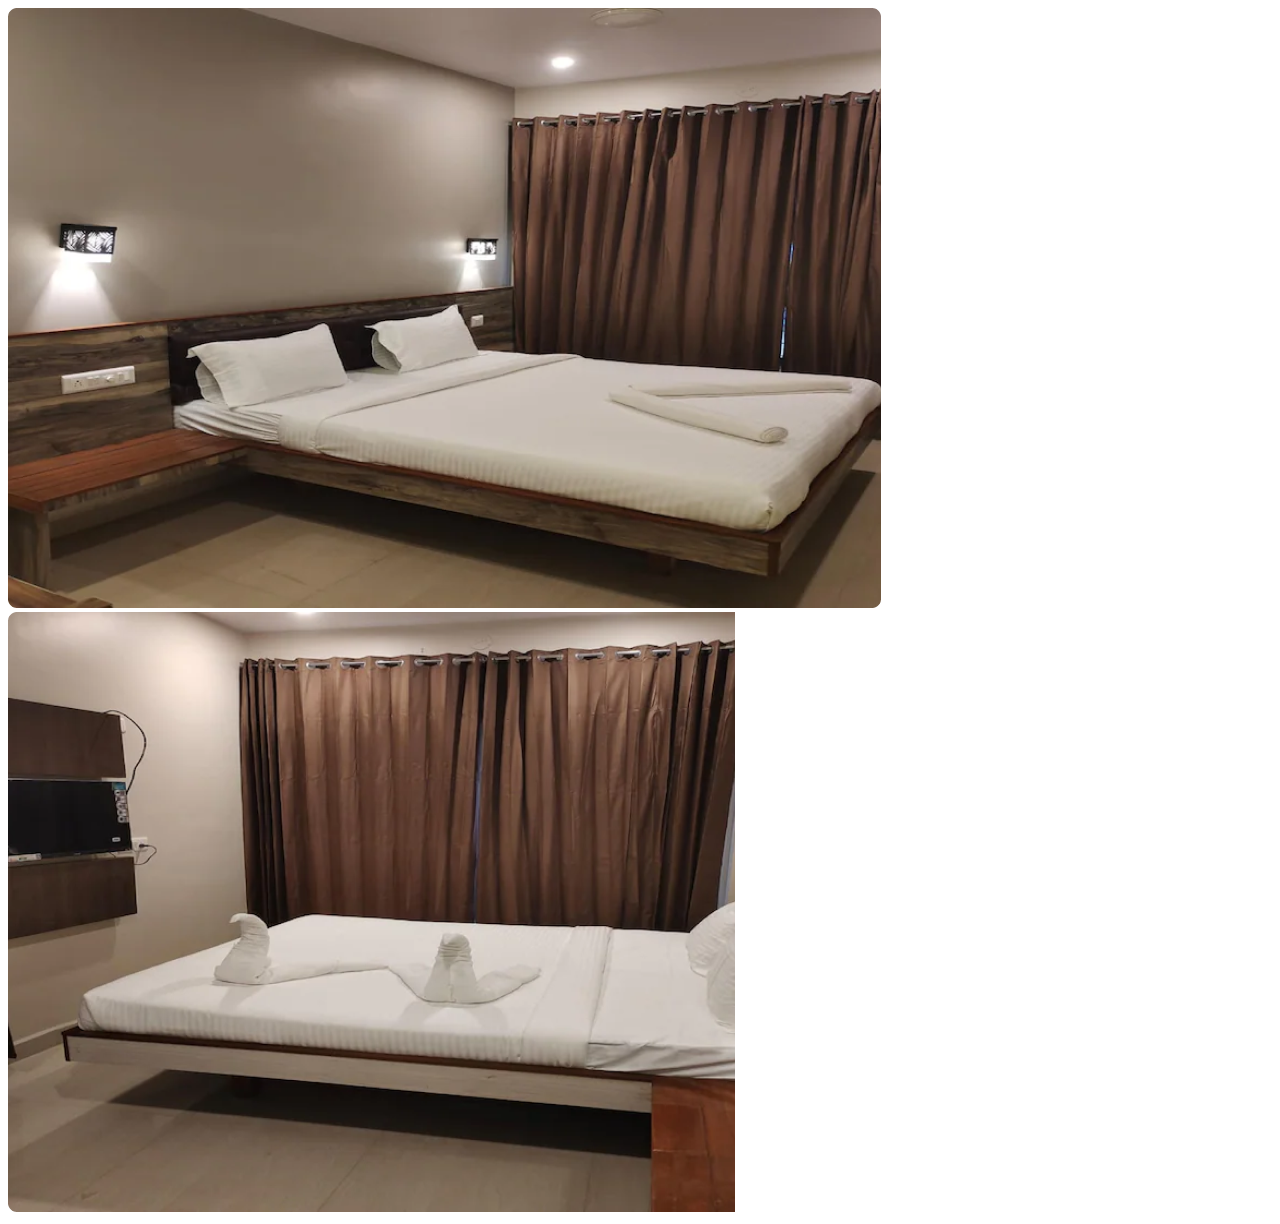
<file: test.html>
<!doctype html>
<html lang="en">
  <head>
    <title>Title</title>
    <!-- Required meta tags -->
    <meta charset="utf-8" />
    <meta
      name="viewport"
      content="width=device-width, initial-scale=1, shrink-to-fit=no" />

    <!-- Bootstrap CSS v5.2.1 -->
    <link
      href="https://cdn.jsdelivr.net/npm/bootstrap@5.3.2/dist/css/bootstrap.min.css"
      rel="stylesheet"
      integrity="sha384-T3c6CoIi6uLrA9TneNEoa7RxnatzjcDSCmG1MXxSR1GAsXEV/Dwwykc2MPK8M2HN"
      crossorigin="anonymous" />
  </head>

  <body>
    <div class="container gap-5 pt-5">
      <div class="border border-dark">
        <img class="" src="./images/home/deluxeRoom1.png"  alt="" style="object-fit: fill;">
      </div>
      <div class="border border-dark">
        <img src="./images/home/deluxeRoom2.png"  alt="" style="object-fit: cover;">
      </div>
    </div>

    <!-- Bootstrap JavaScript Libraries -->
    <script
      src="https://cdn.jsdelivr.net/npm/@popperjs/core@2.11.8/dist/umd/popper.min.js"
      integrity="sha384-I7E8VVD/ismYTF4hNIPjVp/Zjvgyol6VFvRkX/vR+Vc4jQkC+hVqc2pM8ODewa9r"
      crossorigin="anonymous"></script>

    <script
      src="https://cdn.jsdelivr.net/npm/bootstrap@5.3.2/dist/js/bootstrap.min.js"
      integrity="sha384-BBtl+eGJRgqQAUMxJ7pMwbEyER4l1g+O15P+16Ep7Q9Q+zqX6gSbd85u4mG4QzX+"
      crossorigin="anonymous"></script>
  </body>
</html>
</file>
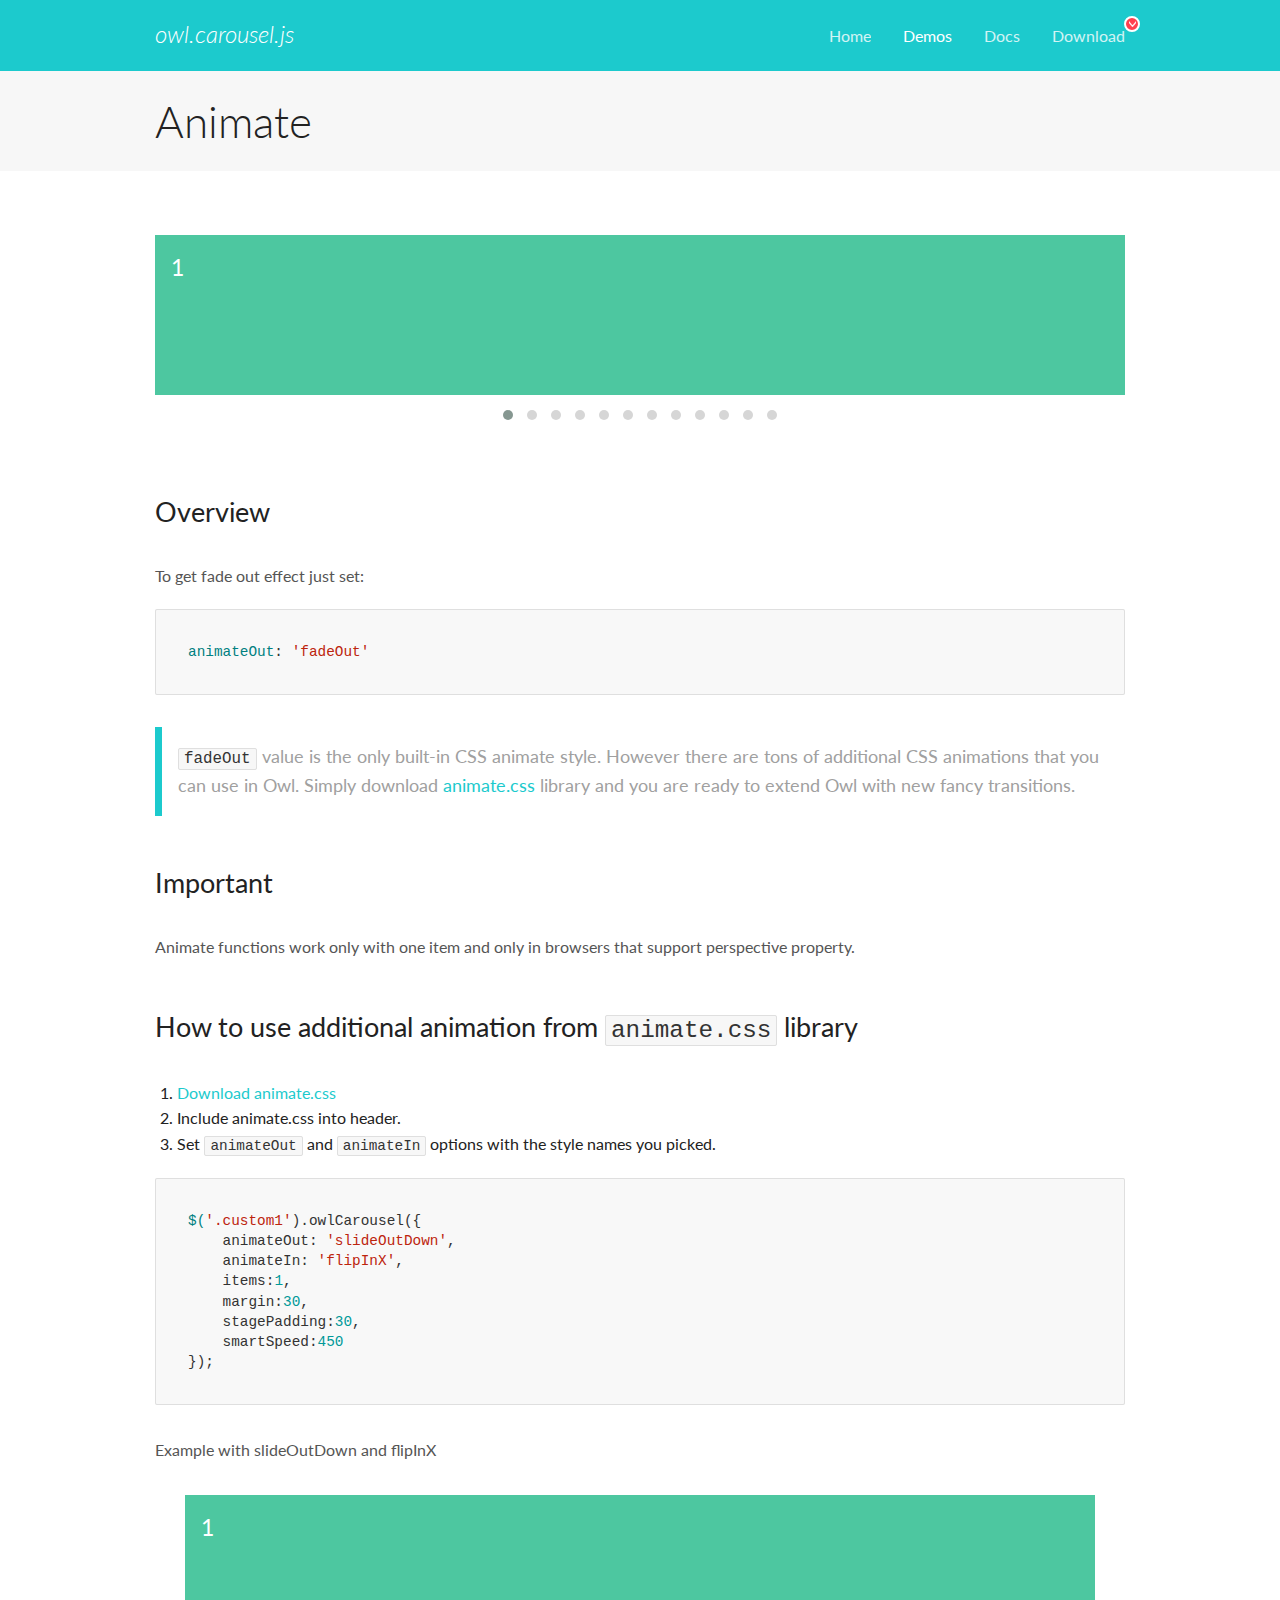
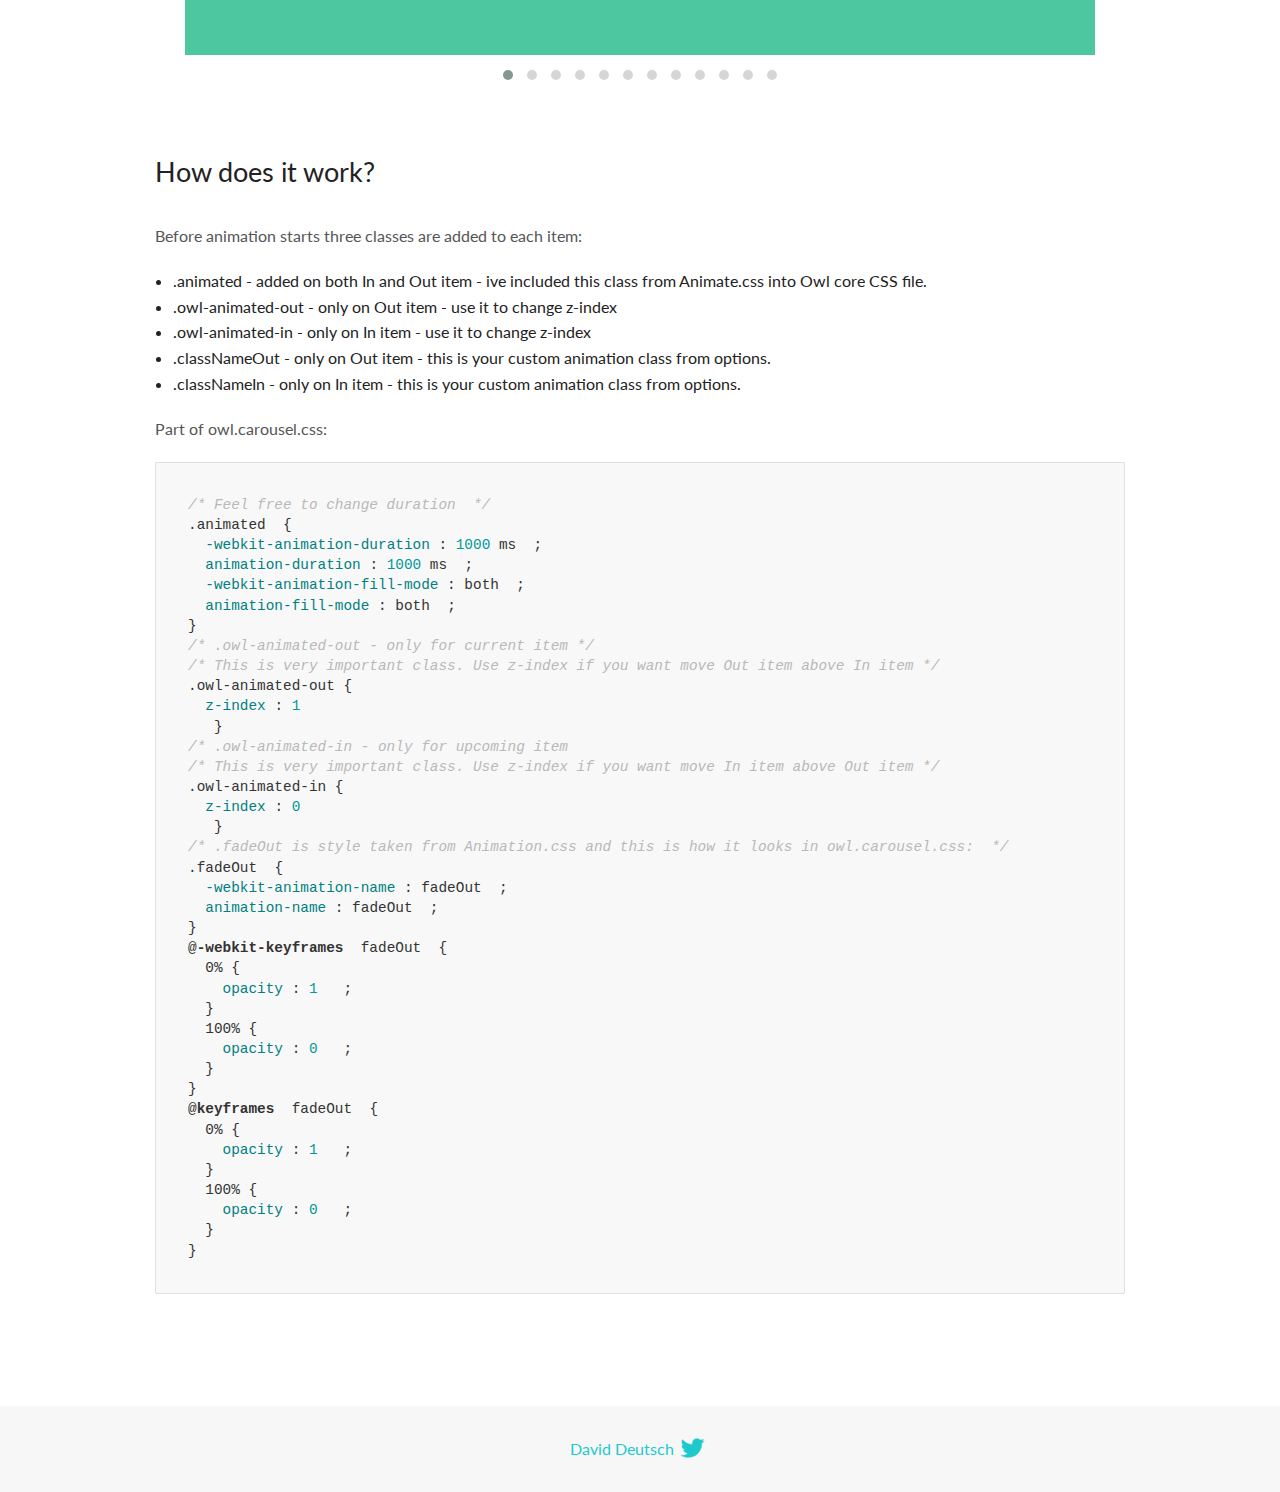
<file: OwlCarousel2-2.3.4/docs/demos/animate.html>
<!DOCTYPE html>
<html lang="en">
  <head>

    <!-- head -->
    <meta charset="utf-8">
    <meta name="msapplication-tap-highlight" content="no" />
    <meta name="viewport" content="width=device-width, initial-scale=1.0" />
    <meta name="description" content="Animate carousel">
    <meta name="author" content="David Deutsch">
    <title>
      Animate Demo | Owl Carousel | 2.3.4
    </title>

    <!-- Stylesheets -->
    <link href='https://fonts.googleapis.com/css?family=Lato:300,400,700,400italic,300italic' rel='stylesheet' type='text/css'>
    <link rel="stylesheet" href="../assets/css/docs.theme.min.css">

    <!-- Owl Stylesheets -->
    <link rel="stylesheet" href="../assets/owlcarousel/assets/owl.carousel.min.css">
    <link rel="stylesheet" href="../assets/owlcarousel/assets/owl.theme.default.min.css">

    <!-- HTML5 shim and Respond.js IE8 support of HTML5 elements and media queries -->

    <!--[if lt IE 9]>
      <script src="https://oss.maxcdn.com/libs/html5shiv/3.7.0/html5shiv.js"></script>
      <script src="https://oss.maxcdn.com/libs/respond.js/1.3.0/respond.min.js"></script>
    <![endif]-->

    <!-- Favicons -->
    <link rel="apple-touch-icon-precomposed" sizes="144x144" href="../assets/ico/apple-touch-icon-144-precomposed.png">
    <link rel="shortcut icon" href="../assets/ico/favicon.png">
    <link rel="shortcut icon" href="favicon.ico">

    <!-- Yeah i know js should not be in header. Its required for demos.-->

    <!-- javascript -->
    <script src="../assets/vendors/jquery.min.js"></script>
    <script src="../assets/owlcarousel/owl.carousel.js"></script>
  </head>
  <body>

    <!-- header -->
    <header class="header">
      <div class="row">
        <div class="large-12 columns">
          <div class="brand left">
            <h3>
              <a href="/OwlCarousel2/">owl.carousel.js</a> 
            </h3>
          </div>
          <a id="toggle-nav" class="right">
            <span></span> <span></span> <span></span> 
          </a> 
          <div class="nav-bar">
            <ul class="clearfix">
              <li> <a href="/OwlCarousel2/index.html">Home</a>  </li>
              <li class="active">
                <a href="/OwlCarousel2/demos/demos.html">Demos</a> 
              </li>
              <li> <a href="/OwlCarousel2/docs/started-welcome.html">Docs</a>  </li>
              <li>
                <a href="https://github.com/OwlCarousel2/OwlCarousel2/archive/2.3.4.zip">Download</a> 
                <span class="download"></span> 
              </li>
            </ul>
          </div>
        </div>
      </div>
    </header>

    <!-- title -->
    <section class="title">
      <div class="row">
        <div class="large-12 columns">
          <h1>Animate</h1>
        </div>
      </div>
    </section>

    <!--  Demos -->
    <section id="demos">
      <div class="row">
        <div class="large-12 columns">
          <div class="fadeOut owl-carousel owl-theme">
            <div class="item">
              <h4>1</h4>
            </div>
            <div class="item">
              <h4>2</h4>
            </div>
            <div class="item">
              <h4>3</h4>
            </div>
            <div class="item">
              <h4>4</h4>
            </div>
            <div class="item">
              <h4>5</h4>
            </div>
            <div class="item">
              <h4>6</h4>
            </div>
            <div class="item">
              <h4>7</h4>
            </div>
            <div class="item">
              <h4>8</h4>
            </div>
            <div class="item">
              <h4>9</h4>
            </div>
            <div class="item">
              <h4>10</h4>
            </div>
            <div class="item">
              <h4>11</h4>
            </div>
            <div class="item">
              <h4>12</h4>
            </div>
          </div>
          <h3 id="overview">Overview</h3>
          <p>To get fade out effect just set:</p>
          <pre><code>animateOut: &#39;fadeOut&#39;</code></pre>
          <blockquote>
            <p><code>fadeOut</code> value is the only built-in CSS animate style. However there are tons of additional CSS animations that you can use in Owl. Simply download
              <a href="https://daneden.github.io/animate.css/">animate.css</a>  library and you are ready to extend Owl with new fancy transitions.</p>
          </blockquote>
          <h3 id="important">Important</h3>
          <p>Animate functions work only with one item and only in browsers that support perspective property.</p>
          <h3 id="how-to-use-additional-animation-from-animate-css-library">How to use additional animation from <code>animate.css</code> library</h3>
          <ol>
            <li> <a href="https://daneden.github.io/animate.css/">Download animate.css</a>  </li>
            <li>Include animate.css into header.</li>
            <li>Set <code>animateOut</code> and <code>animateIn</code> options with the style names you picked.</li>
          </ol>
          <pre><code>$(&#39;.custom1&#39;).owlCarousel({
    animateOut: &#39;slideOutDown&#39;,
    animateIn: &#39;flipInX&#39;,
    items:1,
    margin:30,
    stagePadding:30,
    smartSpeed:450
});</code></pre>
          <p>Example with slideOutDown and flipInX</p>
          <div class="custom1 owl-carousel owl-theme">
            <div class="item">
              <h4>1</h4>
            </div>
            <div class="item">
              <h4>2</h4>
            </div>
            <div class="item">
              <h4>3</h4>
            </div>
            <div class="item">
              <h4>4</h4>
            </div>
            <div class="item">
              <h4>5</h4>
            </div>
            <div class="item">
              <h4>6</h4>
            </div>
            <div class="item">
              <h4>7</h4>
            </div>
            <div class="item">
              <h4>8</h4>
            </div>
            <div class="item">
              <h4>9</h4>
            </div>
            <div class="item">
              <h4>10</h4>
            </div>
            <div class="item">
              <h4>11</h4>
            </div>
            <div class="item">
              <h4>12</h4>
            </div>
          </div>
          <h3 id="how-does-it-work-">How does it work?</h3>
          <p>Before animation starts three classes are added to each item:</p>
          <ul>
            <li>.animated - added on both In and Out item - ive included this class from Animate.css into Owl core CSS file.</li>
            <li>.owl-animated-out - only on Out item - use it to change z-index</li>
            <li>.owl-animated-in - only on In item - use it to change z-index</li>
            <li>.classNameOut - only on Out item - this is your custom animation class from options.</li>
            <li>.classNameIn - only on In item - this is your custom animation class from options.</li>
          </ul>
          <p>Part of owl.carousel.css:</p>
          <pre><code class="language-css"><span class="comment">/* Feel free to change duration  */</span> 
<span class="class">.animated</span>  <span class="rules">{
  <span class="rule"><span class="attribute">-webkit-animation-duration</span> :<span class="value"> <span class="number">1000</span> ms</span> </span> ;
  <span class="rule"><span class="attribute">animation-duration</span> :<span class="value"> <span class="number">1000</span> ms</span> </span> ;
  <span class="rule"><span class="attribute">-webkit-animation-fill-mode</span> :<span class="value"> both</span> </span> ;
  <span class="rule"><span class="attribute">animation-fill-mode</span> :<span class="value"> both</span> </span> ;
<span class="rule">}</span> </span> 
<span class="comment">/* .owl-animated-out - only for current item */</span> 
<span class="comment">/* This is very important class. Use z-index if you want move Out item above In item */</span> 
<span class="class">.owl-animated-out</span> <span class="rules">{
  <span class="rule"><span class="attribute">z-index</span> :<span class="value"> <span class="number">1</span> 
</span> </span> </span> }
<span class="comment">/* .owl-animated-in - only for upcoming item
/* This is very important class. Use z-index if you want move In item above Out item */</span> 
<span class="class">.owl-animated-in</span> <span class="rules">{
  <span class="rule"><span class="attribute">z-index</span> :<span class="value"> <span class="number">0</span> 
</span> </span> </span> }
<span class="comment">/* .fadeOut is style taken from Animation.css and this is how it looks in owl.carousel.css:  */</span> 
<span class="class">.fadeOut</span>  <span class="rules">{
  <span class="rule"><span class="attribute">-webkit-animation-name</span> :<span class="value"> fadeOut</span> </span> ;
  <span class="rule"><span class="attribute">animation-name</span> :<span class="value"> fadeOut</span> </span> ;
<span class="rule">}</span> </span> 
<span class="at_rule">@<span class="keyword">-webkit-keyframes</span>  fadeOut </span> {
  0% <span class="rules">{
    <span class="rule"><span class="attribute">opacity</span> :<span class="value"> <span class="number">1</span> </span> </span> ;
  <span class="rule">}</span> </span> 
  100% <span class="rules">{
    <span class="rule"><span class="attribute">opacity</span> :<span class="value"> <span class="number">0</span> </span> </span> ;
  <span class="rule">}</span> </span> 
}
<span class="at_rule">@<span class="keyword">keyframes</span>  fadeOut </span> {
  0% <span class="rules">{
    <span class="rule"><span class="attribute">opacity</span> :<span class="value"> <span class="number">1</span> </span> </span> ;
  <span class="rule">}</span> </span> 
  100% <span class="rules">{
    <span class="rule"><span class="attribute">opacity</span> :<span class="value"> <span class="number">0</span> </span> </span> ;
  <span class="rule">}</span> </span> 
}</code></pre>
          <link rel="stylesheet" href="../assets/css/animate.css">
          <script>
            jQuery(document).ready(function($) {
              $('.fadeOut').owlCarousel({
                items: 1,
                animateOut: 'fadeOut',
                loop: true,
                margin: 10,
              });
              $('.custom1').owlCarousel({
                animateOut: 'slideOutDown',
                animateIn: 'flipInX',
                items: 1,
                margin: 30,
                stagePadding: 30,
                smartSpeed: 450
              });
            });
          </script>
        </div>
      </div>
    </section>

    <!-- footer -->
    <footer class="footer">
      <div class="row">
        <div class="large-12 columns">
          <h5>
            <a href="/OwlCarousel2/docs/support-contact.html">David Deutsch</a> 
            <a id="custom-tweet-button" href="https://twitter.com/share?url=https://github.com/OwlCarousel2/OwlCarousel2&text=Owl Carousel - This is so awesome! " target="_blank"></a> 
          </h5>
        </div>
      </div>
    </footer>

    <!-- vendors -->
    <script src="../assets/vendors/highlight.js"></script>
    <script src="../assets/js/app.js"></script>
  </body>
</html>
</file>
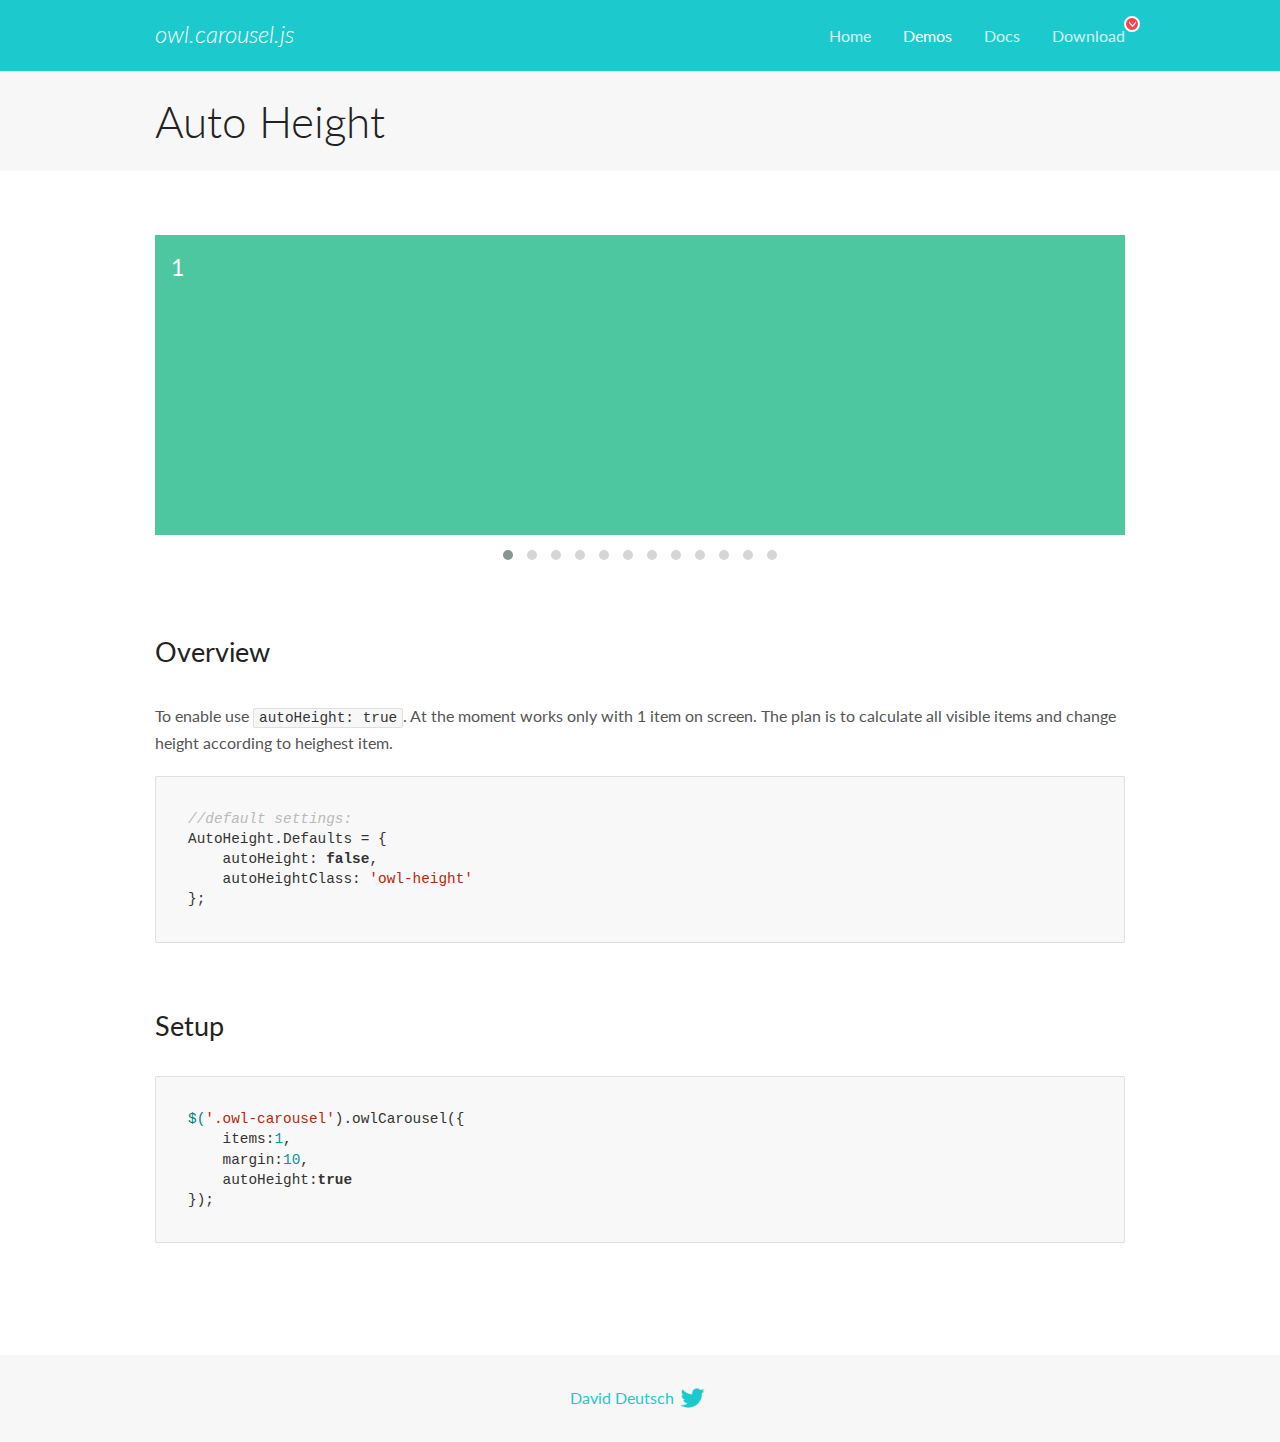
<file: OwlCarousel2-2.3.4/docs/demos/autoheight.html>
<!DOCTYPE html>
<html lang="en">
  <head>

    <!-- head -->
    <meta charset="utf-8">
    <meta name="msapplication-tap-highlight" content="no" />
    <meta name="viewport" content="width=device-width, initial-scale=1.0" />
    <meta name="description" content="autoHeight usage demo">
    <meta name="author" content="David Deutsch">
    <title>
      Auto Height Demo | Owl Carousel | 2.3.4
    </title>

    <!-- Stylesheets -->
    <link href='https://fonts.googleapis.com/css?family=Lato:300,400,700,400italic,300italic' rel='stylesheet' type='text/css'>
    <link rel="stylesheet" href="../assets/css/docs.theme.min.css">

    <!-- Owl Stylesheets -->
    <link rel="stylesheet" href="../assets/owlcarousel/assets/owl.carousel.min.css">
    <link rel="stylesheet" href="../assets/owlcarousel/assets/owl.theme.default.min.css">

    <!-- HTML5 shim and Respond.js IE8 support of HTML5 elements and media queries -->

    <!--[if lt IE 9]>
      <script src="https://oss.maxcdn.com/libs/html5shiv/3.7.0/html5shiv.js"></script>
      <script src="https://oss.maxcdn.com/libs/respond.js/1.3.0/respond.min.js"></script>
    <![endif]-->

    <!-- Favicons -->
    <link rel="apple-touch-icon-precomposed" sizes="144x144" href="../assets/ico/apple-touch-icon-144-precomposed.png">
    <link rel="shortcut icon" href="../assets/ico/favicon.png">
    <link rel="shortcut icon" href="favicon.ico">

    <!-- Yeah i know js should not be in header. Its required for demos.-->

    <!-- javascript -->
    <script src="../assets/vendors/jquery.min.js"></script>
    <script src="../assets/owlcarousel/owl.carousel.js"></script>
  </head>
  <body>

    <!-- header -->
    <header class="header">
      <div class="row">
        <div class="large-12 columns">
          <div class="brand left">
            <h3>
              <a href="/OwlCarousel2/">owl.carousel.js</a> 
            </h3>
          </div>
          <a id="toggle-nav" class="right">
            <span></span> <span></span> <span></span> 
          </a> 
          <div class="nav-bar">
            <ul class="clearfix">
              <li> <a href="/OwlCarousel2/index.html">Home</a>  </li>
              <li class="active">
                <a href="/OwlCarousel2/demos/demos.html">Demos</a> 
              </li>
              <li> <a href="/OwlCarousel2/docs/started-welcome.html">Docs</a>  </li>
              <li>
                <a href="https://github.com/OwlCarousel2/OwlCarousel2/archive/2.3.4.zip">Download</a> 
                <span class="download"></span> 
              </li>
            </ul>
          </div>
        </div>
      </div>
    </header>

    <!-- title -->
    <section class="title">
      <div class="row">
        <div class="large-12 columns">
          <h1>Auto Height</h1>
        </div>
      </div>
    </section>

    <!--  Demos -->
    <section id="demos">
      <div class="row">
        <div class="large-12 columns">
          <div class="owl-carousel owl-theme">
            <div class="item" style="height:300px">
              <h4>1</h4>
            </div>
            <div class="item" style="height:100px">
              <h4>2</h4>
            </div>
            <div class="item" style="height:500px">
              <h4>3</h4>
            </div>
            <div class="item" style="height:250px">
              <h4>4</h4>
            </div>
            <div class="item" style="height:400px">
              <h4>5</h4>
            </div>
            <div class="item" style="height:500px">
              <h4>6</h4>
            </div>
            <div class="item" style="height:600px">
              <h4>7</h4>
            </div>
            <div class="item" style="height:400px">
              <h4>8</h4>
            </div>
            <div class="item" style="height:300px">
              <h4>9</h4>
            </div>
            <div class="item" style="height:350px">
              <h4>10</h4>
            </div>
            <div class="item" style="height:200px">
              <h4>11</h4>
            </div>
            <div class="item" style="height:150px">
              <h4>12</h4>
            </div>
          </div>
          <h3 id="overview">Overview</h3>
          <p>To enable use <code>autoHeight: true</code>. At the moment works only with 1 item on screen. The plan is to calculate all visible items and change height according to heighest item.</p>
          <pre><code>//default settings:
AutoHeight.Defaults = {
    autoHeight: false,
    autoHeightClass: &#39;owl-height&#39;
};</code></pre>
          <h3 id="setup">Setup</h3>
          <pre><code>$(&#39;.owl-carousel&#39;).owlCarousel({
    items:1,
    margin:10,
    autoHeight:true
});</code></pre>
          <script>
            $(document).ready(function() {
              $('.owl-carousel').owlCarousel({
                items: 1,
                margin: 10,
                autoHeight: true
              });
            })
          </script>
        </div>
      </div>
    </section>

    <!-- footer -->
    <footer class="footer">
      <div class="row">
        <div class="large-12 columns">
          <h5>
            <a href="/OwlCarousel2/docs/support-contact.html">David Deutsch</a> 
            <a id="custom-tweet-button" href="https://twitter.com/share?url=https://github.com/OwlCarousel2/OwlCarousel2&text=Owl Carousel - This is so awesome! " target="_blank"></a> 
          </h5>
        </div>
      </div>
    </footer>

    <!-- vendors -->
    <script src="../assets/vendors/highlight.js"></script>
    <script src="../assets/js/app.js"></script>
  </body>
</html>
</file>
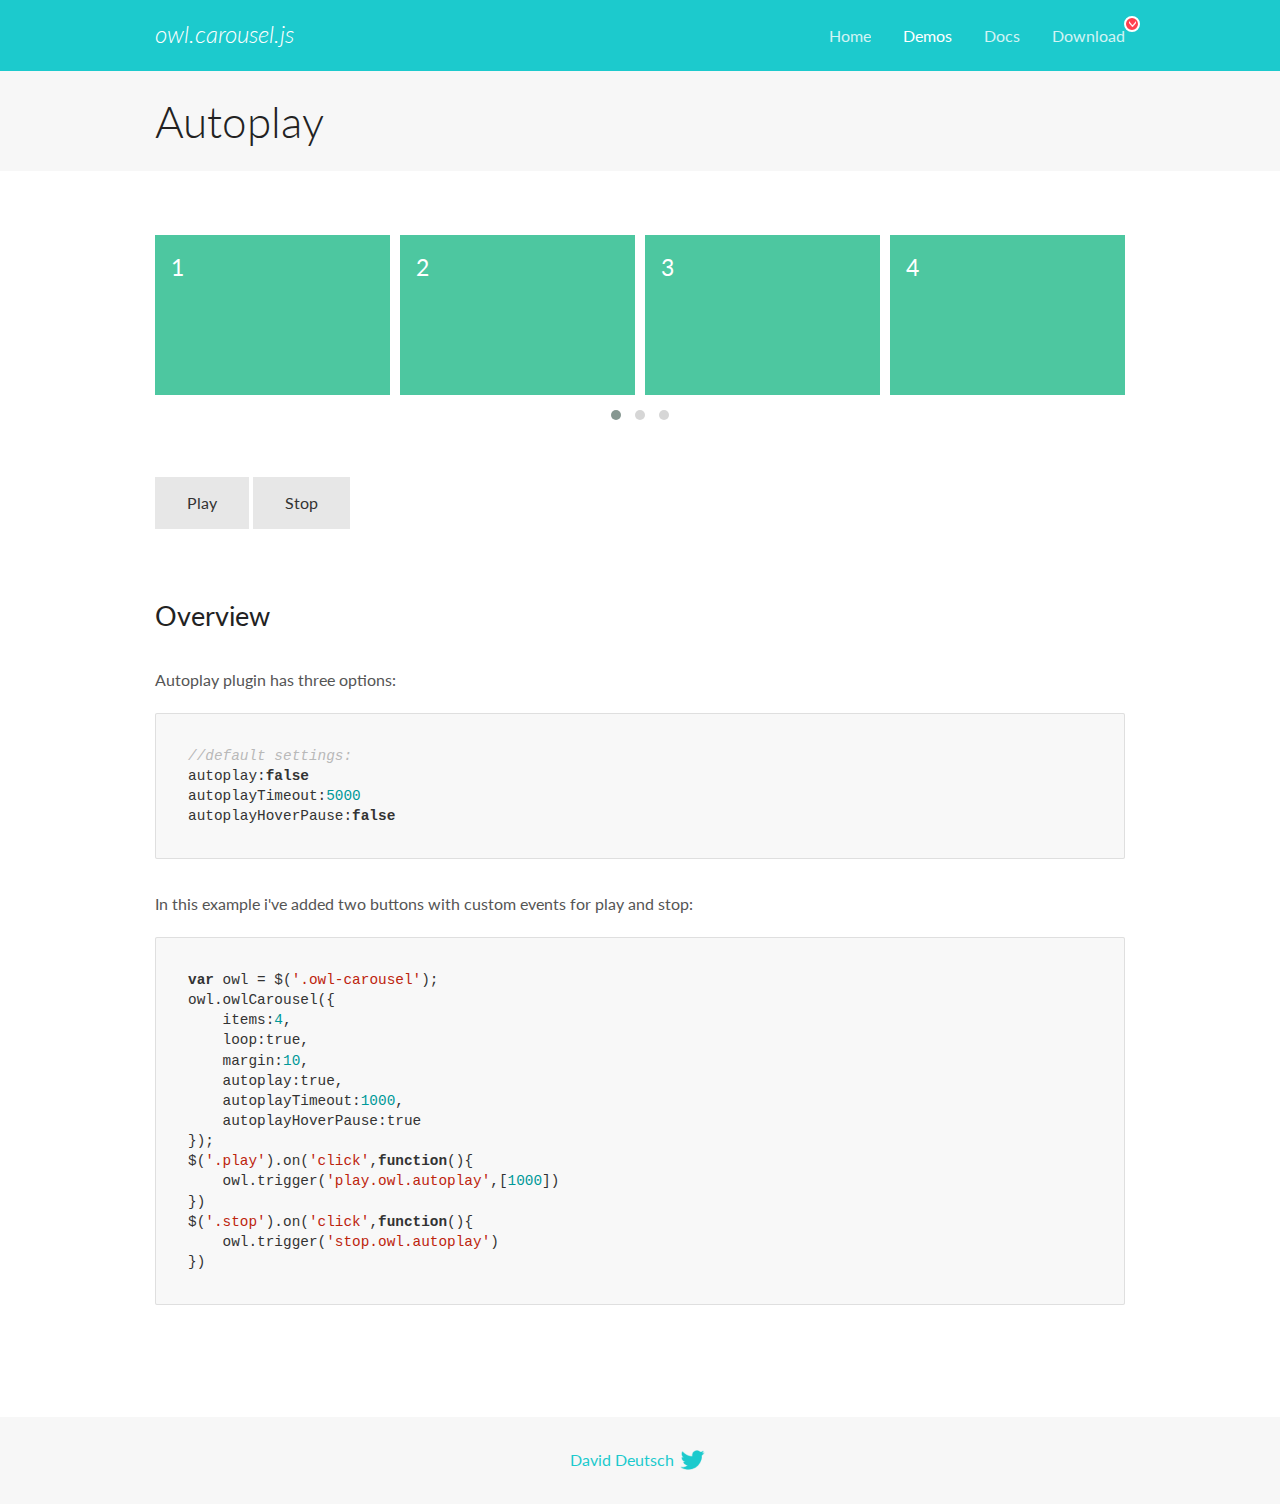
<file: OwlCarousel2-2.3.4/docs/demos/autoplay.html>
<!DOCTYPE html>
<html lang="en">
  <head>

    <!-- head -->
    <meta charset="utf-8">
    <meta name="msapplication-tap-highlight" content="no" />
    <meta name="viewport" content="width=device-width, initial-scale=1.0" />
    <meta name="description" content="Autoplay usage demo">
    <meta name="author" content="David Deutsch">
    <title>
      Autoplay Demo | Owl Carousel | 2.3.4
    </title>

    <!-- Stylesheets -->
    <link href='https://fonts.googleapis.com/css?family=Lato:300,400,700,400italic,300italic' rel='stylesheet' type='text/css'>
    <link rel="stylesheet" href="../assets/css/docs.theme.min.css">

    <!-- Owl Stylesheets -->
    <link rel="stylesheet" href="../assets/owlcarousel/assets/owl.carousel.min.css">
    <link rel="stylesheet" href="../assets/owlcarousel/assets/owl.theme.default.min.css">

    <!-- HTML5 shim and Respond.js IE8 support of HTML5 elements and media queries -->

    <!--[if lt IE 9]>
      <script src="https://oss.maxcdn.com/libs/html5shiv/3.7.0/html5shiv.js"></script>
      <script src="https://oss.maxcdn.com/libs/respond.js/1.3.0/respond.min.js"></script>
    <![endif]-->

    <!-- Favicons -->
    <link rel="apple-touch-icon-precomposed" sizes="144x144" href="../assets/ico/apple-touch-icon-144-precomposed.png">
    <link rel="shortcut icon" href="../assets/ico/favicon.png">
    <link rel="shortcut icon" href="favicon.ico">

    <!-- Yeah i know js should not be in header. Its required for demos.-->

    <!-- javascript -->
    <script src="../assets/vendors/jquery.min.js"></script>
    <script src="../assets/owlcarousel/owl.carousel.js"></script>
  </head>
  <body>

    <!-- header -->
    <header class="header">
      <div class="row">
        <div class="large-12 columns">
          <div class="brand left">
            <h3>
              <a href="/OwlCarousel2/">owl.carousel.js</a> 
            </h3>
          </div>
          <a id="toggle-nav" class="right">
            <span></span> <span></span> <span></span> 
          </a> 
          <div class="nav-bar">
            <ul class="clearfix">
              <li> <a href="/OwlCarousel2/index.html">Home</a>  </li>
              <li class="active">
                <a href="/OwlCarousel2/demos/demos.html">Demos</a> 
              </li>
              <li> <a href="/OwlCarousel2/docs/started-welcome.html">Docs</a>  </li>
              <li>
                <a href="https://github.com/OwlCarousel2/OwlCarousel2/archive/2.3.4.zip">Download</a> 
                <span class="download"></span> 
              </li>
            </ul>
          </div>
        </div>
      </div>
    </header>

    <!-- title -->
    <section class="title">
      <div class="row">
        <div class="large-12 columns">
          <h1>Autoplay</h1>
        </div>
      </div>
    </section>

    <!--  Demos -->
    <section id="demos">
      <div class="row">
        <div class="large-12 columns">
          <div class="owl-carousel owl-theme">
            <div class="item">
              <h4>1</h4>
            </div>
            <div class="item">
              <h4>2</h4>
            </div>
            <div class="item">
              <h4>3</h4>
            </div>
            <div class="item">
              <h4>4</h4>
            </div>
            <div class="item">
              <h4>5</h4>
            </div>
            <div class="item">
              <h4>6</h4>
            </div>
            <div class="item">
              <h4>7</h4>
            </div>
            <div class="item">
              <h4>8</h4>
            </div>
            <div class="item">
              <h4>9</h4>
            </div>
            <div class="item">
              <h4>10</h4>
            </div>
            <div class="item">
              <h4>11</h4>
            </div>
            <div class="item">
              <h4>12</h4>
            </div>
          </div>
          <a class="button secondary play">Play</a> 
          <a class="button secondary stop">Stop</a> 
          <h3 id="overview">Overview</h3>
          <p>Autoplay plugin has three options:</p>
          <pre><code>//default settings:
autoplay:false
autoplayTimeout:5000
autoplayHoverPause:false</code></pre>
          <p>In this example i&#39;ve added two buttons with custom events for play and stop:</p>
          <pre><code>var owl = $(&#39;.owl-carousel&#39;);
owl.owlCarousel({
    items:4,
    loop:true,
    margin:10,
    autoplay:true,
    autoplayTimeout:1000,
    autoplayHoverPause:true
});
$(&#39;.play&#39;).on(&#39;click&#39;,function(){
    owl.trigger(&#39;play.owl.autoplay&#39;,[1000])
})
$(&#39;.stop&#39;).on(&#39;click&#39;,function(){
    owl.trigger(&#39;stop.owl.autoplay&#39;)
})</code></pre>
          <script>
            $(document).ready(function() {
              var owl = $('.owl-carousel');
              owl.owlCarousel({
                items: 4,
                loop: true,
                margin: 10,
                autoplay: true,
                autoplayTimeout: 1000,
                autoplayHoverPause: true
              });
              $('.play').on('click', function() {
                owl.trigger('play.owl.autoplay', [1000])
              })
              $('.stop').on('click', function() {
                owl.trigger('stop.owl.autoplay')
              })
            })
          </script>
        </div>
      </div>
    </section>

    <!-- footer -->
    <footer class="footer">
      <div class="row">
        <div class="large-12 columns">
          <h5>
            <a href="/OwlCarousel2/docs/support-contact.html">David Deutsch</a> 
            <a id="custom-tweet-button" href="https://twitter.com/share?url=https://github.com/OwlCarousel2/OwlCarousel2&text=Owl Carousel - This is so awesome! " target="_blank"></a> 
          </h5>
        </div>
      </div>
    </footer>

    <!-- vendors -->
    <script src="../assets/vendors/highlight.js"></script>
    <script src="../assets/js/app.js"></script>
  </body>
</html>
</file>
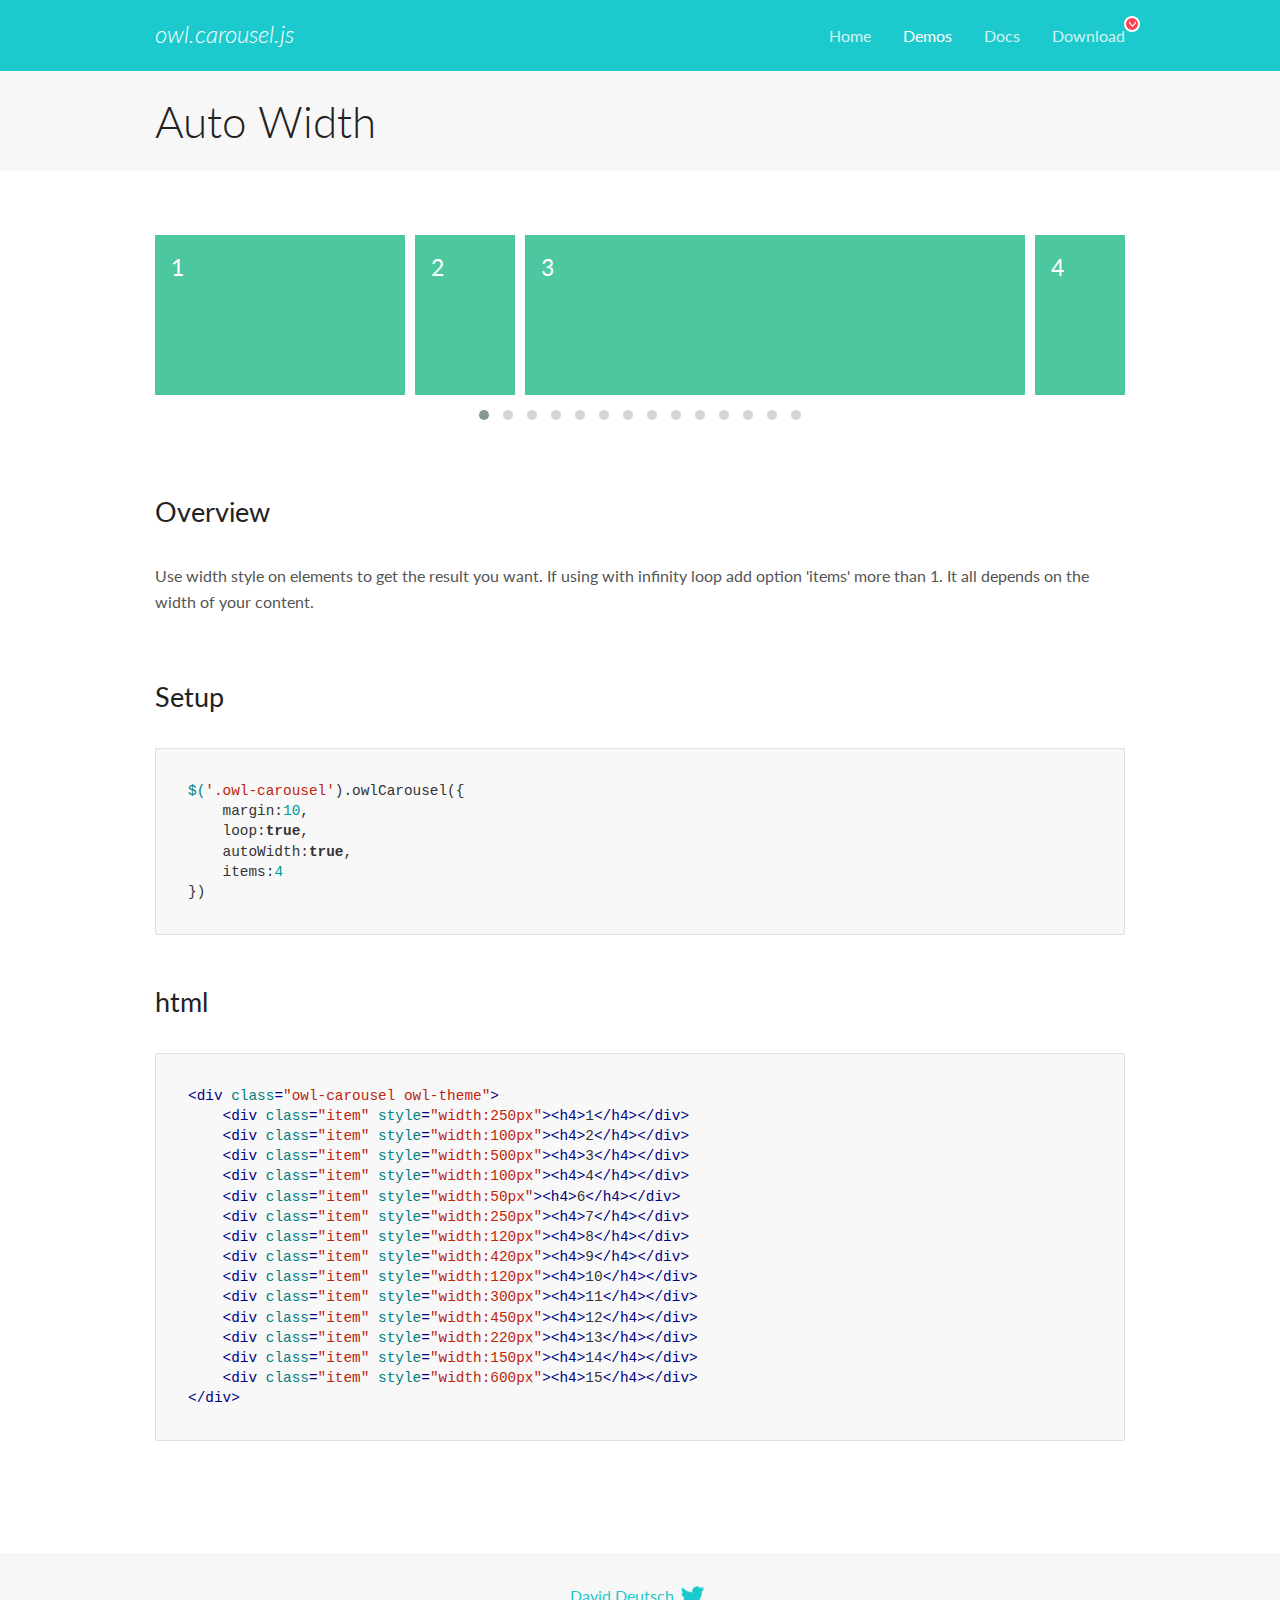
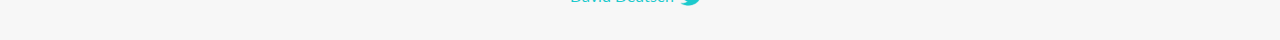
<file: OwlCarousel2-2.3.4/docs/demos/autowidth.html>
<!DOCTYPE html>
<html lang="en">
  <head>

    <!-- head -->
    <meta charset="utf-8">
    <meta name="msapplication-tap-highlight" content="no" />
    <meta name="viewport" content="width=device-width, initial-scale=1.0" />
    <meta name="description" content="Auto Width">
    <meta name="author" content="David Deutsch">
    <title>
      Auto Width Demo | Owl Carousel | 2.3.4
    </title>

    <!-- Stylesheets -->
    <link href='https://fonts.googleapis.com/css?family=Lato:300,400,700,400italic,300italic' rel='stylesheet' type='text/css'>
    <link rel="stylesheet" href="../assets/css/docs.theme.min.css">

    <!-- Owl Stylesheets -->
    <link rel="stylesheet" href="../assets/owlcarousel/assets/owl.carousel.min.css">
    <link rel="stylesheet" href="../assets/owlcarousel/assets/owl.theme.default.min.css">

    <!-- HTML5 shim and Respond.js IE8 support of HTML5 elements and media queries -->

    <!--[if lt IE 9]>
      <script src="https://oss.maxcdn.com/libs/html5shiv/3.7.0/html5shiv.js"></script>
      <script src="https://oss.maxcdn.com/libs/respond.js/1.3.0/respond.min.js"></script>
    <![endif]-->

    <!-- Favicons -->
    <link rel="apple-touch-icon-precomposed" sizes="144x144" href="../assets/ico/apple-touch-icon-144-precomposed.png">
    <link rel="shortcut icon" href="../assets/ico/favicon.png">
    <link rel="shortcut icon" href="favicon.ico">

    <!-- Yeah i know js should not be in header. Its required for demos.-->

    <!-- javascript -->
    <script src="../assets/vendors/jquery.min.js"></script>
    <script src="../assets/owlcarousel/owl.carousel.js"></script>
  </head>
  <body>

    <!-- header -->
    <header class="header">
      <div class="row">
        <div class="large-12 columns">
          <div class="brand left">
            <h3>
              <a href="/OwlCarousel2/">owl.carousel.js</a> 
            </h3>
          </div>
          <a id="toggle-nav" class="right">
            <span></span> <span></span> <span></span> 
          </a> 
          <div class="nav-bar">
            <ul class="clearfix">
              <li> <a href="/OwlCarousel2/index.html">Home</a>  </li>
              <li class="active">
                <a href="/OwlCarousel2/demos/demos.html">Demos</a> 
              </li>
              <li> <a href="/OwlCarousel2/docs/started-welcome.html">Docs</a>  </li>
              <li>
                <a href="https://github.com/OwlCarousel2/OwlCarousel2/archive/2.3.4.zip">Download</a> 
                <span class="download"></span> 
              </li>
            </ul>
          </div>
        </div>
      </div>
    </header>

    <!-- title -->
    <section class="title">
      <div class="row">
        <div class="large-12 columns">
          <h1>Auto Width</h1>
        </div>
      </div>
    </section>

    <!--  Demos -->
    <section id="demos">
      <div class="row">
        <div class="large-12 columns">
          <div class="owl-carousel owl-theme">
            <div class="item" style="width:250px">
              <h4>1</h4>
            </div>
            <div class="item" style="width:100px">
              <h4>2</h4>
            </div>
            <div class="item" style="width:500px">
              <h4>3</h4>
            </div>
            <div class="item" style="width:100px">
              <h4>4</h4>
            </div>
            <div class="item" style="width:50px">
              <h4>6</h4>
            </div>
            <div class="item" style="width:250px">
              <h4>7</h4>
            </div>
            <div class="item" style="width:120px">
              <h4>8</h4>
            </div>
            <div class="item" style="width:420px">
              <h4>9</h4>
            </div>
            <div class="item" style="width:120px">
              <h4>10</h4>
            </div>
            <div class="item" style="width:300px">
              <h4>11</h4>
            </div>
            <div class="item" style="width:450px">
              <h4>12</h4>
            </div>
            <div class="item" style="width:220px">
              <h4>13</h4>
            </div>
            <div class="item" style="width:150px">
              <h4>14</h4>
            </div>
            <div class="item" style="width:600px">
              <h4>15</h4>
            </div>
          </div>
          <h3 id="overview">Overview</h3>
          <p>Use width style on elements to get the result you want. If using with infinity loop add option &#39;items&#39; more than 1. It all depends on the width of your content.</p>
          <h3 id="setup">Setup</h3>
          <pre><code>$(&#39;.owl-carousel&#39;).owlCarousel({
    margin:10,
    loop:true,
    autoWidth:true,
    items:4
})</code></pre>
          <h3 id="html">html</h3>
          <pre><code>&lt;div class=&quot;owl-carousel owl-theme&quot;&gt;
    &lt;div class=&quot;item&quot; style=&quot;width:250px&quot;&gt;&lt;h4&gt;1&lt;/h4&gt;&lt;/div&gt;
    &lt;div class=&quot;item&quot; style=&quot;width:100px&quot;&gt;&lt;h4&gt;2&lt;/h4&gt;&lt;/div&gt;
    &lt;div class=&quot;item&quot; style=&quot;width:500px&quot;&gt;&lt;h4&gt;3&lt;/h4&gt;&lt;/div&gt;
    &lt;div class=&quot;item&quot; style=&quot;width:100px&quot;&gt;&lt;h4&gt;4&lt;/h4&gt;&lt;/div&gt;
    &lt;div class=&quot;item&quot; style=&quot;width:50px&quot;&gt;&lt;h4&gt;6&lt;/h4&gt;&lt;/div&gt;
    &lt;div class=&quot;item&quot; style=&quot;width:250px&quot;&gt;&lt;h4&gt;7&lt;/h4&gt;&lt;/div&gt;
    &lt;div class=&quot;item&quot; style=&quot;width:120px&quot;&gt;&lt;h4&gt;8&lt;/h4&gt;&lt;/div&gt;
    &lt;div class=&quot;item&quot; style=&quot;width:420px&quot;&gt;&lt;h4&gt;9&lt;/h4&gt;&lt;/div&gt;
    &lt;div class=&quot;item&quot; style=&quot;width:120px&quot;&gt;&lt;h4&gt;10&lt;/h4&gt;&lt;/div&gt;
    &lt;div class=&quot;item&quot; style=&quot;width:300px&quot;&gt;&lt;h4&gt;11&lt;/h4&gt;&lt;/div&gt;
    &lt;div class=&quot;item&quot; style=&quot;width:450px&quot;&gt;&lt;h4&gt;12&lt;/h4&gt;&lt;/div&gt;
    &lt;div class=&quot;item&quot; style=&quot;width:220px&quot;&gt;&lt;h4&gt;13&lt;/h4&gt;&lt;/div&gt;
    &lt;div class=&quot;item&quot; style=&quot;width:150px&quot;&gt;&lt;h4&gt;14&lt;/h4&gt;&lt;/div&gt;
    &lt;div class=&quot;item&quot; style=&quot;width:600px&quot;&gt;&lt;h4&gt;15&lt;/h4&gt;&lt;/div&gt;
&lt;/div&gt;</code></pre>
          <script>
            $(document).ready(function() {
              $('.owl-carousel').owlCarousel({
                margin: 10,
                loop: true,
                autoWidth: true,
                items: 4
              })
            })
          </script>
        </div>
      </div>
    </section>

    <!-- footer -->
    <footer class="footer">
      <div class="row">
        <div class="large-12 columns">
          <h5>
            <a href="/OwlCarousel2/docs/support-contact.html">David Deutsch</a> 
            <a id="custom-tweet-button" href="https://twitter.com/share?url=https://github.com/OwlCarousel2/OwlCarousel2&text=Owl Carousel - This is so awesome! " target="_blank"></a> 
          </h5>
        </div>
      </div>
    </footer>

    <!-- vendors -->
    <script src="../assets/vendors/highlight.js"></script>
    <script src="../assets/js/app.js"></script>
  </body>
</html>
</file>
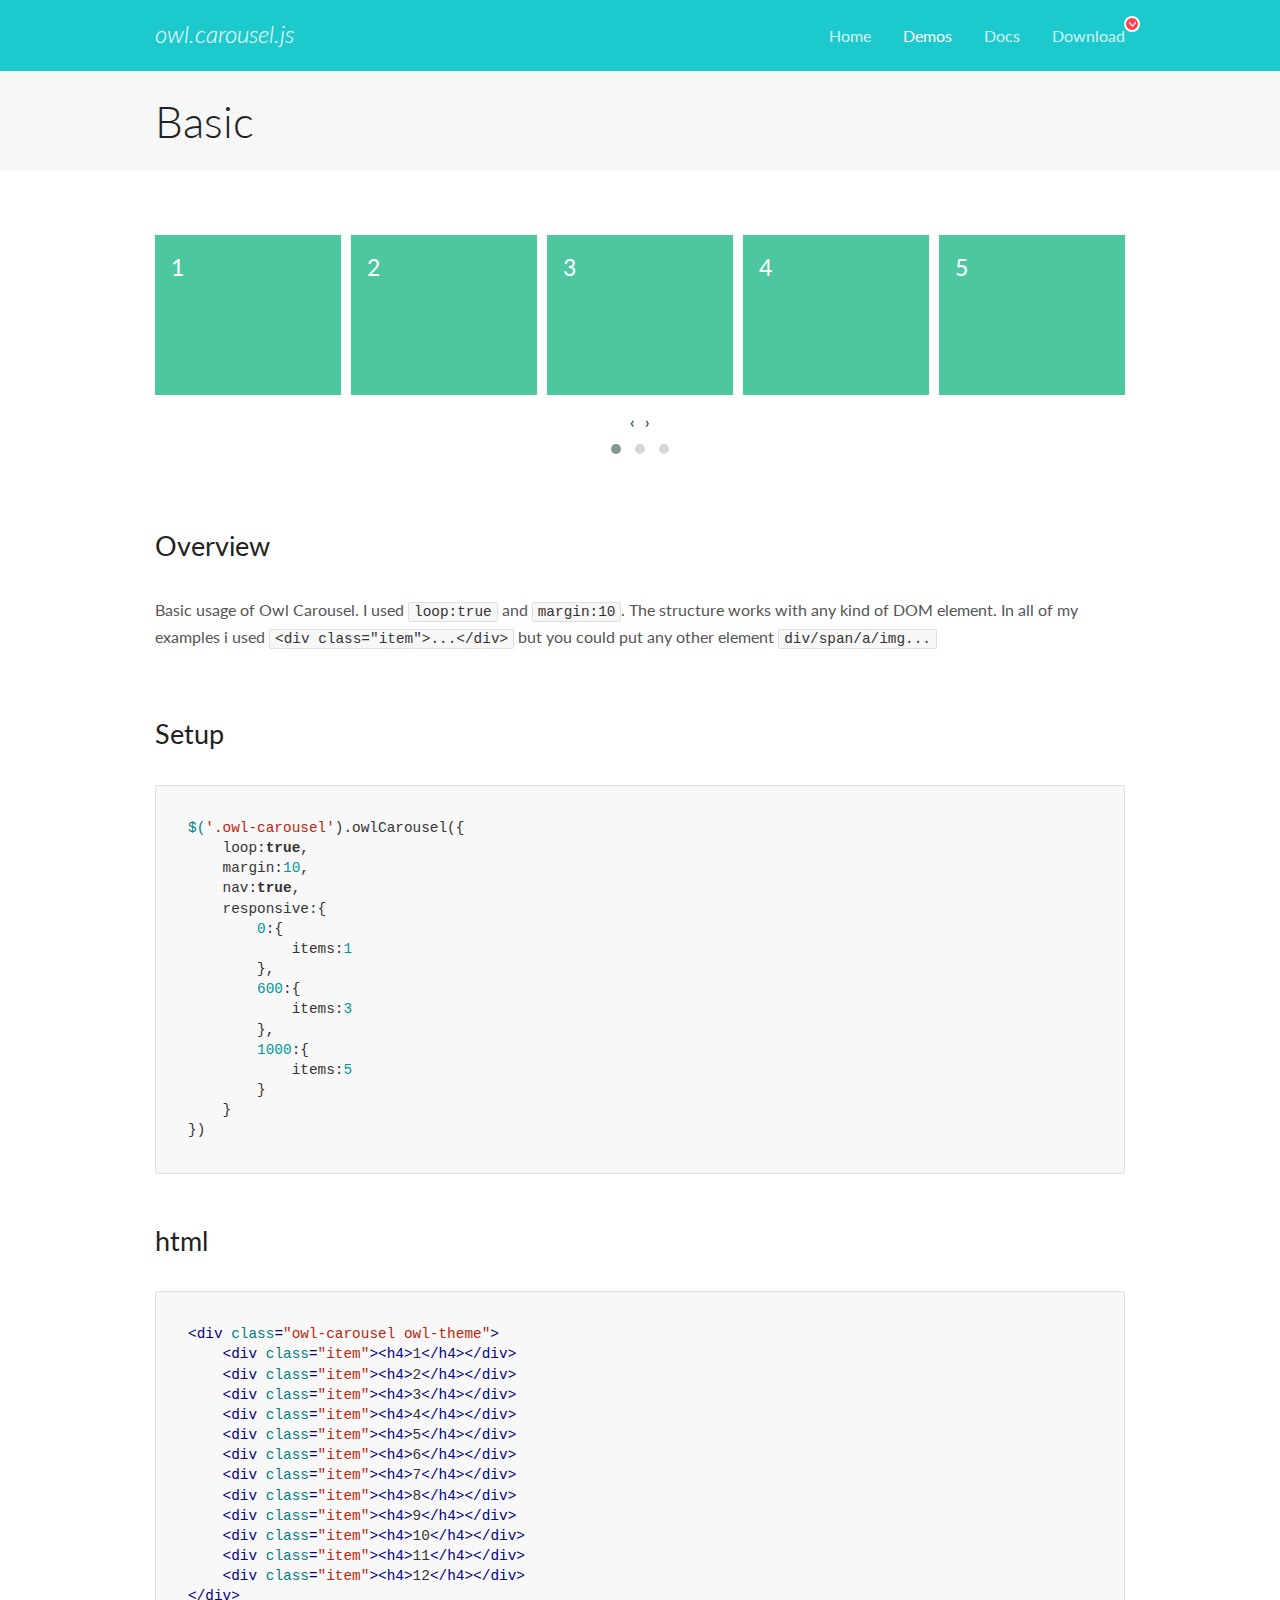
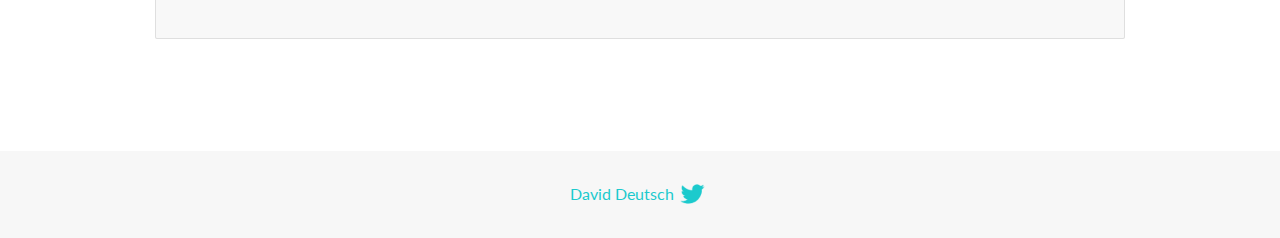
<file: OwlCarousel2-2.3.4/docs/demos/basic.html>
<!DOCTYPE html>
<html lang="en">
  <head>

    <!-- head -->
    <meta charset="utf-8">
    <meta name="msapplication-tap-highlight" content="no" />
    <meta name="viewport" content="width=device-width, initial-scale=1.0" />
    <meta name="description" content="Basic usage demo">
    <meta name="author" content="David Deutsch">
    <title>
      Basic Demo | Owl Carousel | 2.3.4
    </title>

    <!-- Stylesheets -->
    <link href='https://fonts.googleapis.com/css?family=Lato:300,400,700,400italic,300italic' rel='stylesheet' type='text/css'>
    <link rel="stylesheet" href="../assets/css/docs.theme.min.css">

    <!-- Owl Stylesheets -->
    <link rel="stylesheet" href="../assets/owlcarousel/assets/owl.carousel.min.css">
    <link rel="stylesheet" href="../assets/owlcarousel/assets/owl.theme.default.min.css">

    <!-- HTML5 shim and Respond.js IE8 support of HTML5 elements and media queries -->

    <!--[if lt IE 9]>
      <script src="https://oss.maxcdn.com/libs/html5shiv/3.7.0/html5shiv.js"></script>
      <script src="https://oss.maxcdn.com/libs/respond.js/1.3.0/respond.min.js"></script>
    <![endif]-->

    <!-- Favicons -->
    <link rel="apple-touch-icon-precomposed" sizes="144x144" href="../assets/ico/apple-touch-icon-144-precomposed.png">
    <link rel="shortcut icon" href="../assets/ico/favicon.png">
    <link rel="shortcut icon" href="favicon.ico">

    <!-- Yeah i know js should not be in header. Its required for demos.-->

    <!-- javascript -->
    <script src="../assets/vendors/jquery.min.js"></script>
    <script src="../assets/owlcarousel/owl.carousel.js"></script>
  </head>
  <body>

    <!-- header -->
    <header class="header">
      <div class="row">
        <div class="large-12 columns">
          <div class="brand left">
            <h3>
              <a href="/OwlCarousel2/">owl.carousel.js</a> 
            </h3>
          </div>
          <a id="toggle-nav" class="right">
            <span></span> <span></span> <span></span> 
          </a> 
          <div class="nav-bar">
            <ul class="clearfix">
              <li> <a href="/OwlCarousel2/index.html">Home</a>  </li>
              <li class="active">
                <a href="/OwlCarousel2/demos/demos.html">Demos</a> 
              </li>
              <li> <a href="/OwlCarousel2/docs/started-welcome.html">Docs</a>  </li>
              <li>
                <a href="https://github.com/OwlCarousel2/OwlCarousel2/archive/2.3.4.zip">Download</a> 
                <span class="download"></span> 
              </li>
            </ul>
          </div>
        </div>
      </div>
    </header>

    <!-- title -->
    <section class="title">
      <div class="row">
        <div class="large-12 columns">
          <h1>Basic</h1>
        </div>
      </div>
    </section>

    <!--  Demos -->
    <section id="demos">
      <div class="row">
        <div class="large-12 columns">
          <div class="owl-carousel owl-theme">
            <div class="item">
              <h4>1</h4>
            </div>
            <div class="item">
              <h4>2</h4>
            </div>
            <div class="item">
              <h4>3</h4>
            </div>
            <div class="item">
              <h4>4</h4>
            </div>
            <div class="item">
              <h4>5</h4>
            </div>
            <div class="item">
              <h4>6</h4>
            </div>
            <div class="item">
              <h4>7</h4>
            </div>
            <div class="item">
              <h4>8</h4>
            </div>
            <div class="item">
              <h4>9</h4>
            </div>
            <div class="item">
              <h4>10</h4>
            </div>
            <div class="item">
              <h4>11</h4>
            </div>
            <div class="item">
              <h4>12</h4>
            </div>
          </div>
          <h3 id="overview">Overview</h3>
          <p>Basic usage of Owl Carousel. I used <code>loop:true</code> and <code>margin:10</code>. The structure works with any kind of DOM element. In all of my examples i used <code>&lt;div class=&quot;item&quot;&gt;...&lt;/div&gt;</code> but you could
            put any other element <code>div/span/a/img...</code></p>
          <h3 id="setup">Setup</h3>
          <pre><code>$(&#39;.owl-carousel&#39;).owlCarousel({
    loop:true,
    margin:10,
    nav:true,
    responsive:{
        0:{
            items:1
        },
        600:{
            items:3
        },
        1000:{
            items:5
        }
    }
})</code></pre>
          <h3 id="html">html</h3>
          <pre><code>&lt;div class=&quot;owl-carousel owl-theme&quot;&gt;
    &lt;div class=&quot;item&quot;&gt;&lt;h4&gt;1&lt;/h4&gt;&lt;/div&gt;
    &lt;div class=&quot;item&quot;&gt;&lt;h4&gt;2&lt;/h4&gt;&lt;/div&gt;
    &lt;div class=&quot;item&quot;&gt;&lt;h4&gt;3&lt;/h4&gt;&lt;/div&gt;
    &lt;div class=&quot;item&quot;&gt;&lt;h4&gt;4&lt;/h4&gt;&lt;/div&gt;
    &lt;div class=&quot;item&quot;&gt;&lt;h4&gt;5&lt;/h4&gt;&lt;/div&gt;
    &lt;div class=&quot;item&quot;&gt;&lt;h4&gt;6&lt;/h4&gt;&lt;/div&gt;
    &lt;div class=&quot;item&quot;&gt;&lt;h4&gt;7&lt;/h4&gt;&lt;/div&gt;
    &lt;div class=&quot;item&quot;&gt;&lt;h4&gt;8&lt;/h4&gt;&lt;/div&gt;
    &lt;div class=&quot;item&quot;&gt;&lt;h4&gt;9&lt;/h4&gt;&lt;/div&gt;
    &lt;div class=&quot;item&quot;&gt;&lt;h4&gt;10&lt;/h4&gt;&lt;/div&gt;
    &lt;div class=&quot;item&quot;&gt;&lt;h4&gt;11&lt;/h4&gt;&lt;/div&gt;
    &lt;div class=&quot;item&quot;&gt;&lt;h4&gt;12&lt;/h4&gt;&lt;/div&gt;
&lt;/div&gt;</code></pre>
          <script>
            $(document).ready(function() {
              var owl = $('.owl-carousel');
              owl.owlCarousel({
                margin: 10,
                nav: true,
                loop: true,
                responsive: {
                  0: {
                    items: 1
                  },
                  600: {
                    items: 3
                  },
                  1000: {
                    items: 5
                  }
                }
              })
            })
          </script>
        </div>
      </div>
    </section>

    <!-- footer -->
    <footer class="footer">
      <div class="row">
        <div class="large-12 columns">
          <h5>
            <a href="/OwlCarousel2/docs/support-contact.html">David Deutsch</a> 
            <a id="custom-tweet-button" href="https://twitter.com/share?url=https://github.com/OwlCarousel2/OwlCarousel2&text=Owl Carousel - This is so awesome! " target="_blank"></a> 
          </h5>
        </div>
      </div>
    </footer>

    <!-- vendors -->
    <script src="../assets/vendors/highlight.js"></script>
    <script src="../assets/js/app.js"></script>
  </body>
</html>
</file>
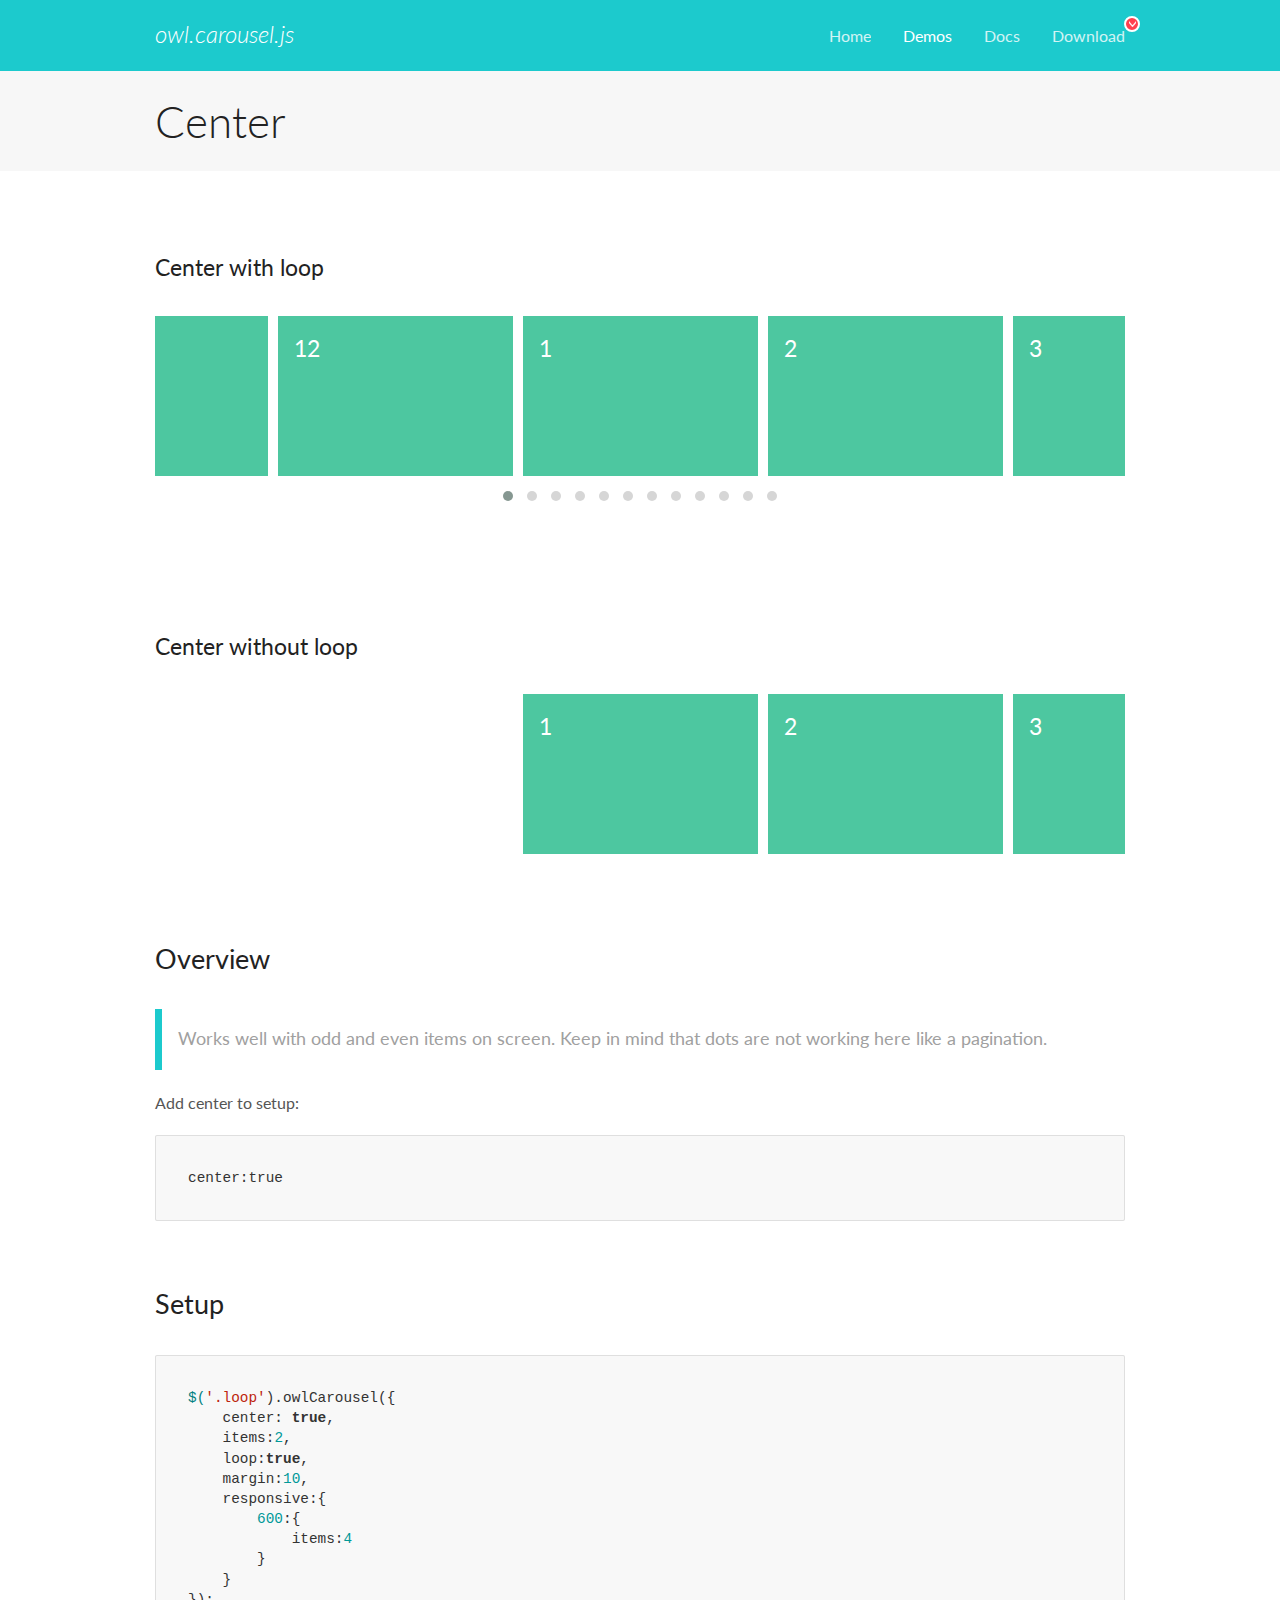
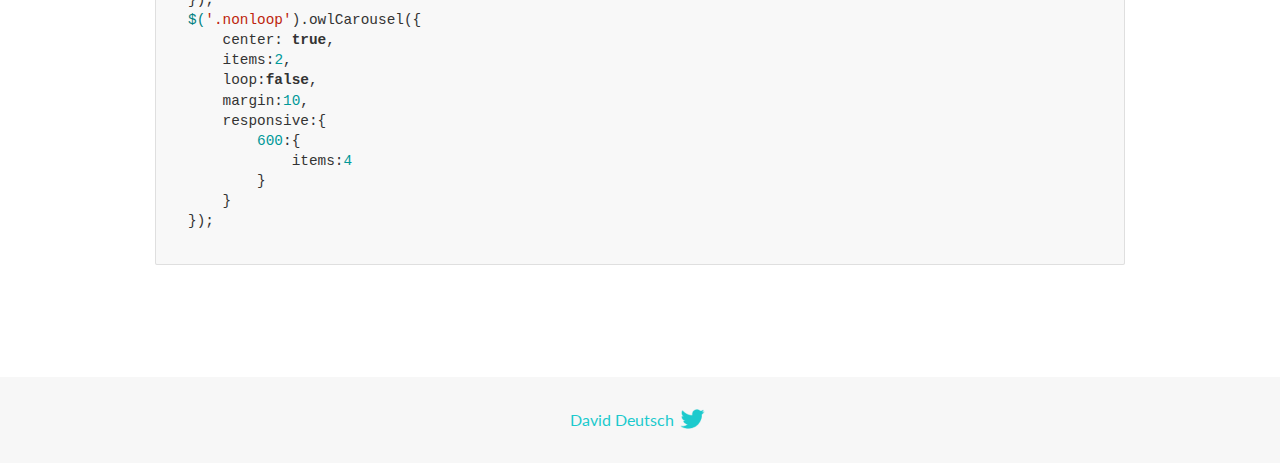
<file: OwlCarousel2-2.3.4/docs/demos/center.html>
<!DOCTYPE html>
<html lang="en">
  <head>

    <!-- head -->
    <meta charset="utf-8">
    <meta name="msapplication-tap-highlight" content="no" />
    <meta name="viewport" content="width=device-width, initial-scale=1.0" />
    <meta name="description" content="Center carousel">
    <meta name="author" content="David Deutsch">
    <title>
      Center Demo | Owl Carousel | 2.3.4
    </title>

    <!-- Stylesheets -->
    <link href='https://fonts.googleapis.com/css?family=Lato:300,400,700,400italic,300italic' rel='stylesheet' type='text/css'>
    <link rel="stylesheet" href="../assets/css/docs.theme.min.css">

    <!-- Owl Stylesheets -->
    <link rel="stylesheet" href="../assets/owlcarousel/assets/owl.carousel.min.css">
    <link rel="stylesheet" href="../assets/owlcarousel/assets/owl.theme.default.min.css">

    <!-- HTML5 shim and Respond.js IE8 support of HTML5 elements and media queries -->

    <!--[if lt IE 9]>
      <script src="https://oss.maxcdn.com/libs/html5shiv/3.7.0/html5shiv.js"></script>
      <script src="https://oss.maxcdn.com/libs/respond.js/1.3.0/respond.min.js"></script>
    <![endif]-->

    <!-- Favicons -->
    <link rel="apple-touch-icon-precomposed" sizes="144x144" href="../assets/ico/apple-touch-icon-144-precomposed.png">
    <link rel="shortcut icon" href="../assets/ico/favicon.png">
    <link rel="shortcut icon" href="favicon.ico">

    <!-- Yeah i know js should not be in header. Its required for demos.-->

    <!-- javascript -->
    <script src="../assets/vendors/jquery.min.js"></script>
    <script src="../assets/owlcarousel/owl.carousel.js"></script>
  </head>
  <body>

    <!-- header -->
    <header class="header">
      <div class="row">
        <div class="large-12 columns">
          <div class="brand left">
            <h3>
              <a href="/OwlCarousel2/">owl.carousel.js</a> 
            </h3>
          </div>
          <a id="toggle-nav" class="right">
            <span></span> <span></span> <span></span> 
          </a> 
          <div class="nav-bar">
            <ul class="clearfix">
              <li> <a href="/OwlCarousel2/index.html">Home</a>  </li>
              <li class="active">
                <a href="/OwlCarousel2/demos/demos.html">Demos</a> 
              </li>
              <li> <a href="/OwlCarousel2/docs/started-welcome.html">Docs</a>  </li>
              <li>
                <a href="https://github.com/OwlCarousel2/OwlCarousel2/archive/2.3.4.zip">Download</a> 
                <span class="download"></span> 
              </li>
            </ul>
          </div>
        </div>
      </div>
    </header>

    <!-- title -->
    <section class="title">
      <div class="row">
        <div class="large-12 columns">
          <h1>Center</h1>
        </div>
      </div>
    </section>

    <!--  Demos -->
    <section id="demos">
      <div class="row">
        <div class="large-12 columns">
          <h4 id="center-with-loop">Center with loop</h4>
          <div class="loop owl-carousel owl-theme">
            <div class="item">
              <h4>1</h4>
            </div>
            <div class="item">
              <h4>2</h4>
            </div>
            <div class="item">
              <h4>3</h4>
            </div>
            <div class="item">
              <h4>4</h4>
            </div>
            <div class="item">
              <h4>5</h4>
            </div>
            <div class="item">
              <h4>6</h4>
            </div>
            <div class="item">
              <h4>7</h4>
            </div>
            <div class="item">
              <h4>8</h4>
            </div>
            <div class="item">
              <h4>9</h4>
            </div>
            <div class="item">
              <h4>10</h4>
            </div>
            <div class="item">
              <h4>11</h4>
            </div>
            <div class="item">
              <h4>12</h4>
            </div>
          </div>
          <br>
          <h4 id="center-without-loop">Center without loop</h4>
          <div class="nonloop owl-carousel">
            <div class="item">
              <h4>1</h4>
            </div>
            <div class="item">
              <h4>2</h4>
            </div>
            <div class="item">
              <h4>3</h4>
            </div>
            <div class="item">
              <h4>4</h4>
            </div>
            <div class="item">
              <h4>5</h4>
            </div>
            <div class="item">
              <h4>6</h4>
            </div>
            <div class="item">
              <h4>7</h4>
            </div>
            <div class="item">
              <h4>8</h4>
            </div>
            <div class="item">
              <h4>9</h4>
            </div>
            <div class="item">
              <h4>10</h4>
            </div>
            <div class="item">
              <h4>11</h4>
            </div>
            <div class="item">
              <h4>12</h4>
            </div>
          </div>
          <h3 id="overview">Overview</h3>
          <blockquote>
            <p>Works well with odd and even items on screen. Keep in mind that dots are not working here like a pagination.</p>
          </blockquote>
          <p>Add center to setup:</p>
          <pre><code>center:true</code></pre>
          <h3 id="setup">Setup</h3>
          <pre><code>$(&#39;.loop&#39;).owlCarousel({
    center: true,
    items:2,
    loop:true,
    margin:10,
    responsive:{
        600:{
            items:4
        }
    }
});
$(&#39;.nonloop&#39;).owlCarousel({
    center: true,
    items:2,
    loop:false,
    margin:10,
    responsive:{
        600:{
            items:4
        }
    }
});</code></pre>
          <script>
            jQuery(document).ready(function($) {
              $('.loop').owlCarousel({
                center: true,
                items: 2,
                loop: true,
                margin: 10,
                responsive: {
                  600: {
                    items: 4
                  }
                }
              });
              $('.nonloop').owlCarousel({
                center: true,
                items: 2,
                loop: false,
                margin: 10,
                responsive: {
                  600: {
                    items: 4
                  }
                }
              });
            });
          </script>
        </div>
      </div>
    </section>

    <!-- footer -->
    <footer class="footer">
      <div class="row">
        <div class="large-12 columns">
          <h5>
            <a href="/OwlCarousel2/docs/support-contact.html">David Deutsch</a> 
            <a id="custom-tweet-button" href="https://twitter.com/share?url=https://github.com/OwlCarousel2/OwlCarousel2&text=Owl Carousel - This is so awesome! " target="_blank"></a> 
          </h5>
        </div>
      </div>
    </footer>

    <!-- vendors -->
    <script src="../assets/vendors/highlight.js"></script>
    <script src="../assets/js/app.js"></script>
  </body>
</html>
</file>
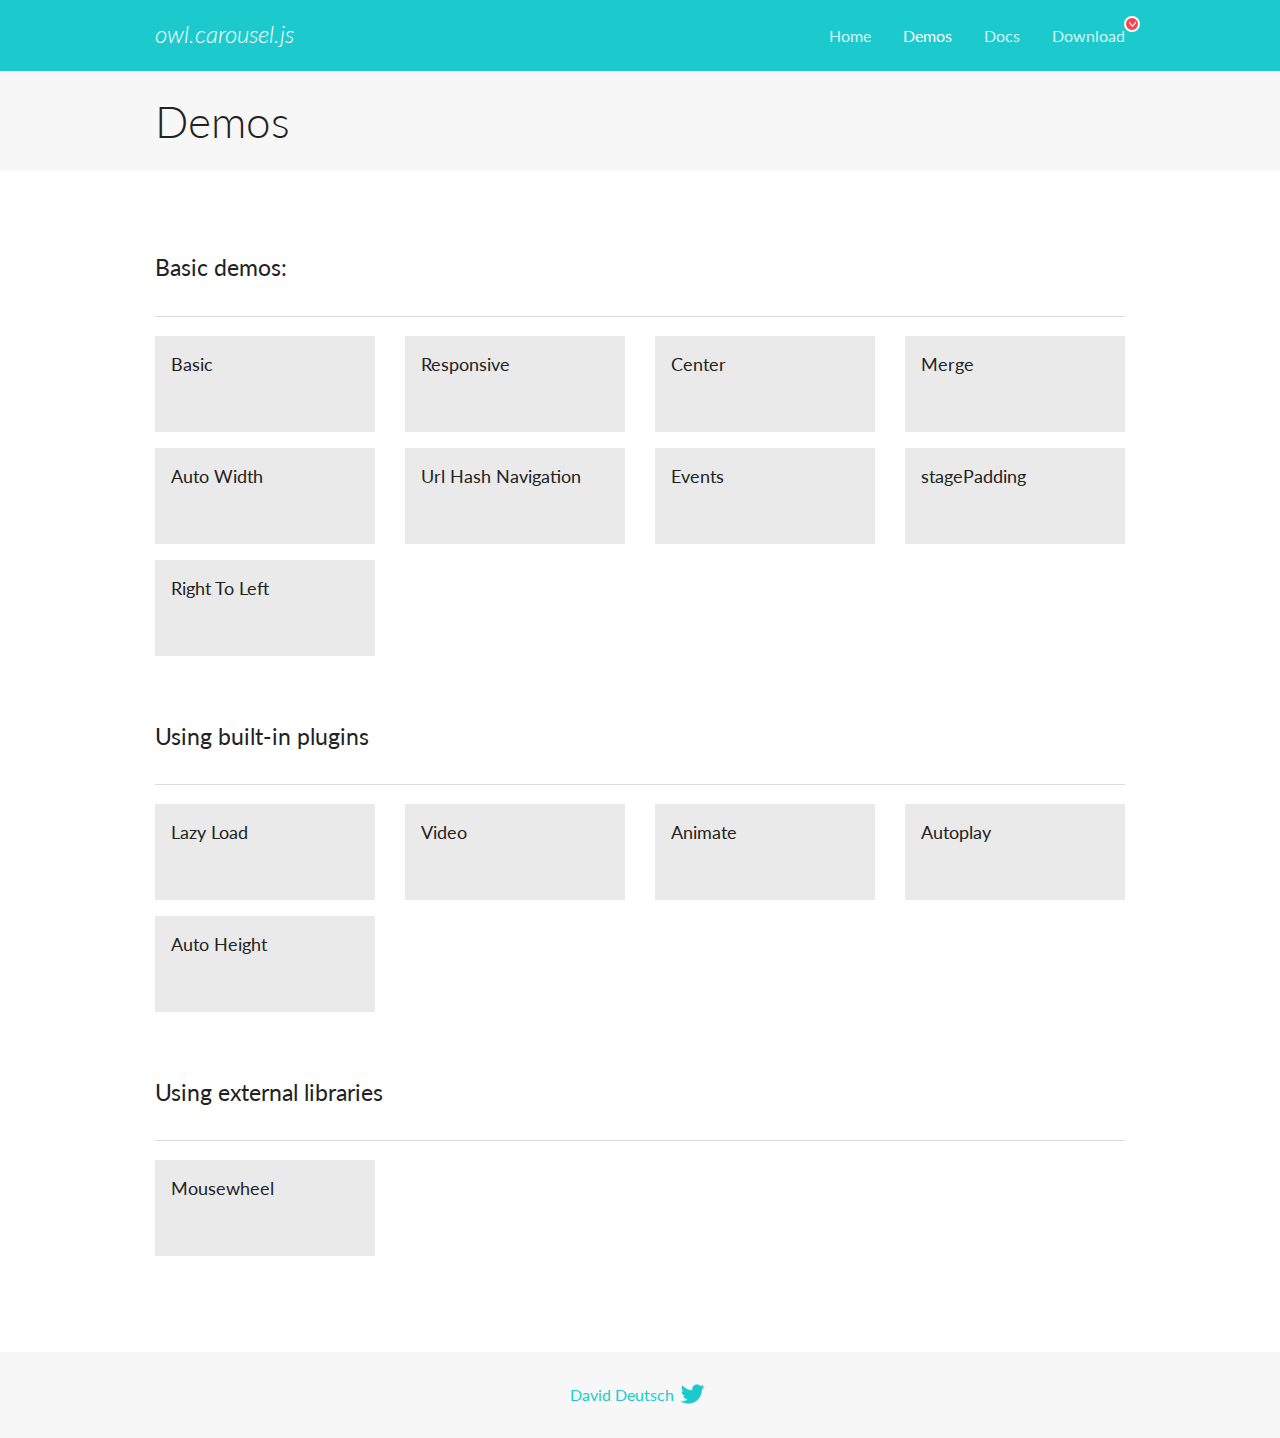
<file: OwlCarousel2-2.3.4/docs/demos/demos.html>
<!DOCTYPE html>
<html lang="en">
  <head>

    <!-- head -->
    <meta charset="utf-8">
    <meta name="msapplication-tap-highlight" content="no" />
    <meta name="viewport" content="width=device-width, initial-scale=1.0" />
    <meta name="description" content="A list of Owl Carousel examples.">
    <meta name="author" content="David Deutsch">
    <title>
      Demos | Owl Carousel | 2.3.4
    </title>

    <!-- Stylesheets -->
    <link href='https://fonts.googleapis.com/css?family=Lato:300,400,700,400italic,300italic' rel='stylesheet' type='text/css'>
    <link rel="stylesheet" href="../assets/css/docs.theme.min.css">

    <!-- Owl Stylesheets -->
    <link rel="stylesheet" href="../assets/owlcarousel/assets/owl.carousel.min.css">
    <link rel="stylesheet" href="../assets/owlcarousel/assets/owl.theme.default.min.css">

    <!-- HTML5 shim and Respond.js IE8 support of HTML5 elements and media queries -->

    <!--[if lt IE 9]>
      <script src="https://oss.maxcdn.com/libs/html5shiv/3.7.0/html5shiv.js"></script>
      <script src="https://oss.maxcdn.com/libs/respond.js/1.3.0/respond.min.js"></script>
    <![endif]-->

    <!-- Favicons -->
    <link rel="apple-touch-icon-precomposed" sizes="144x144" href="../assets/ico/apple-touch-icon-144-precomposed.png">
    <link rel="shortcut icon" href="../assets/ico/favicon.png">
    <link rel="shortcut icon" href="favicon.ico">

    <!-- Yeah i know js should not be in header. Its required for demos.-->

    <!-- javascript -->
    <script src="../assets/vendors/jquery.min.js"></script>
    <script src="../assets/owlcarousel/owl.carousel.js"></script>
  </head>
  <body>

    <!-- header -->
    <header class="header">
      <div class="row">
        <div class="large-12 columns">
          <div class="brand left">
            <h3>
              <a href="/OwlCarousel2/">owl.carousel.js</a> 
            </h3>
          </div>
          <a id="toggle-nav" class="right">
            <span></span> <span></span> <span></span> 
          </a> 
          <div class="nav-bar">
            <ul class="clearfix">
              <li> <a href="/OwlCarousel2/index.html">Home</a>  </li>
              <li class="active">
                <a href="/OwlCarousel2/demos/demos.html">Demos</a> 
              </li>
              <li> <a href="/OwlCarousel2/docs/started-welcome.html">Docs</a>  </li>
              <li>
                <a href="https://github.com/OwlCarousel2/OwlCarousel2/archive/2.3.4.zip">Download</a> 
                <span class="download"></span> 
              </li>
            </ul>
          </div>
        </div>
      </div>
    </header>

    <!-- title -->
    <section class="title">
      <div class="row">
        <div class="large-12 columns">
          <h1>Demos</h1>
        </div>
      </div>
    </section>

    <!--  Demos -->
    <section id="demos">
      <div class="row">
        <div class="large-12 columns">
          <h4 id="basic-demos-">Basic demos:</h4>
          <hr>
          <div class="demo-list">
            <div class="row">
              <div class="small-6 medium-4 large-3 columns">
                <a href="basic.html" class="demo-block">
                  <h5>Basic </h5>
                </a> 
              </div>
              <div class="small-6 medium-4 large-3 columns">
                <a href="responsive.html" class="demo-block">
                  <h5>Responsive </h5>
                </a> 
              </div>
              <div class="small-6 medium-4 large-3 columns">
                <a href="center.html" class="demo-block">
                  <h5>Center </h5>
                </a> 
              </div>
              <div class="small-6 medium-4 large-3 columns">
                <a href="merge.html" class="demo-block">
                  <h5>Merge </h5>
                </a> 
              </div>
              <div class="small-6 medium-4 large-3 columns">
                <a href="autowidth.html" class="demo-block">
                  <h5>Auto Width </h5>
                </a> 
              </div>
              <div class="small-6 medium-4 large-3 columns">
                <a href="urlhashnav.html" class="demo-block">
                  <h5>Url Hash Navigation </h5>
                </a> 
              </div>
              <div class="small-6 medium-4 large-3 columns">
                <a href="events.html" class="demo-block">
                  <h5>Events </h5>
                </a> 
              </div>
              <div class="small-6 medium-4 large-3 columns">
                <a href="stagepadding.html" class="demo-block">
                  <h5>stagePadding </h5>
                </a> 
              </div>
              <div class="small-6 medium-4 large-3 columns">
                <a href="rtl.html" class="demo-block">
                  <h5>Right To Left </h5>
                </a> 
              </div>
            </div>
          </div>
          <h4 id="using-built-in-plugins">Using built-in plugins</h4>
          <hr>
          <div class="demo-list">
            <div class="row">
              <div class="small-6 medium-4 large-3 columns">
                <a href="lazyLoad.html" class="demo-block">
                  <h5>Lazy Load </h5>
                </a> 
              </div>
              <div class="small-6 medium-4 large-3 columns">
                <a href="video.html" class="demo-block">
                  <h5>Video </h5>
                </a> 
              </div>
              <div class="small-6 medium-4 large-3 columns">
                <a href="animate.html" class="demo-block">
                  <h5>Animate </h5>
                </a> 
              </div>
              <div class="small-6 medium-4 large-3 columns">
                <a href="autoplay.html" class="demo-block">
                  <h5>Autoplay </h5>
                </a> 
              </div>
              <div class="small-6 medium-4 large-3 columns">
                <a href="autoheight.html" class="demo-block">
                  <h5>Auto Height </h5>
                </a> 
              </div>
            </div>
          </div>
          <h4 id="using-external-libraries">Using external libraries</h4>
          <hr>
          <div class="demo-list">
            <div class="row">
              <div class="small-6 medium-4 large-3 columns">
                <a href="mousewheel.html" class="demo-block">
                  <h5>Mousewheel </h5>
                </a> 
              </div>
            </div>
          </div>
        </div>
      </div>
    </section>

    <!-- footer -->
    <footer class="footer">
      <div class="row">
        <div class="large-12 columns">
          <h5>
            <a href="/OwlCarousel2/docs/support-contact.html">David Deutsch</a> 
            <a id="custom-tweet-button" href="https://twitter.com/share?url=https://github.com/OwlCarousel2/OwlCarousel2&text=Owl Carousel - This is so awesome! " target="_blank"></a> 
          </h5>
        </div>
      </div>
    </footer>

    <!-- vendors -->
    <script src="../assets/vendors/highlight.js"></script>
    <script src="../assets/js/app.js"></script>
  </body>
</html>
</file>
<file: assets/css/index.css>
@import url('https://fonts.googleapis.com/css2?family=PT+Serif:ital,wght@0,400;0,700;1,400;1,700&family=Poppins:ital,wght@0,100;0,200;0,300;0,400;0,500;0,600;0,700;0,800;0,900;1,100;1,200;1,300;1,400;1,500;1,600;1,700;1,800;1,900&display=swap');

/*navbar*/
nav {
    background-color: #FFFFFF4D;
    border-color: #FFFFFF33;
    padding: 5px;
    padding-left: 30px;
    padding-right: 30px;
    font-family: "poppins";
    backdrop-filter: blur(13px)
}

@media (max-width:576px) {
    .navlinks {
        display: flex;
        justify-content: center;
        align-items: center;
        width: 100%;
    }

    .contact {
        display: flex;
        justify-content: center;
        align-items: center;
        width: 100%;
    }
}

#header {
    background-image: linear-gradient(178.81deg, #F9F1E6 14.53%, rgba(249, 241, 230, 0) 56.38%, #FFFFFF 91.08%), url(/images/home/background.png);
}


#header h4 {
    font-family: Georgia;
    font-size: 32px;
    font-style: italic;
    font-weight: 400;
    /* line-height: 51px; */
    /* padding: 0%; */
    padding-bottom: -10%;
    text-align: center;
    text-underline-position: from-font;
    text-decoration-skip-ink: none;
    color: #292826;
}

#header h3 {
    width: Hug (442px)px;
    height: Hug (87px)px;
    top: 20px;
    left: 43px;
    gap: 10px;
    border-radius: 16px 0px 0px 0px;
    opacity: 0px;
}

h3 {
    font-family: "Poppins";
    font-size: 56px;
    font-weight: 600;
    text-align: left;
    text-underline-position: from-font;
    text-decoration-skip-ink: none;
    color: #7C6850;
    padding-bottom: -5px;
}

#header p {
    font-family: "Poppins";
    font-size: 16px;
    font-weight: 400;
    line-height: 24px;
    text-align: center;
    text-underline-position: from-font;
    text-decoration-skip-ink: none;
    color: #52525B;
}

#header .text-bg {
    font-family: "Poppins";
    font-size: 150px;
    font-weight: 150;
    /* line-height: 240px; */
    text-underline-position: from-font;
    text-decoration-skip-ink: none;
    padding: 0;
    transition-delay: 5s;
    animation-delay: 8s;
    margin: 0;
    padding-top: 1.2em;
    color: #7C685012;
}

.animated-text::before {
    content: "Deluxe Rooms";
    animation: animate 10s infinite;
    animation-delay: 2s;
}

@keyframes animate {
    0% {
        content: "Superior Rooms";
    }

    25% {
        content: "Bungalows";
    }
}


#header .image {
    background: #FFFFFF;
    width: 15rem;
    height: 3.8rem;
    top: 314px;
    left: 828px;
    padding: 10px 60px 10px 60px;
    gap: 10px;
    border-radius: 8px 8px 8px 8px;
    border: 1px 0px 0px 0px;
    opacity: 0px;
    border: 1px solid #E6E6E6;
    box-shadow: 0px 8px 18px 0px #00000033;
}

#header img {
    width: 143.18px;
    height: 45px;
    gap: 0px;
    opacity: 0px;
}

#header .hero1 {
    width: 100%;
    height: 100%;
}


/*offer and information*/

#information h4 {
    font-family: Georgia;
    font-size: 22px;
    font-weight: 400;
    line-height: 36.36px;
    text-align: center;
    text-underline-position: from-font;
    text-decoration-skip-ink: none;
    color: #292826;
}

#information p {
    font-family: Poppins;
    font-size: 12.6px;
    font-weight: 400;
    line-height: 24px;
    text-align: center;
    text-underline-position: from-font;
    text-decoration-skip-ink: none;
    color: #52525B;
}

/* #offer{
    width: 827px;
    height: 100px;
    top: 1354px;
    left: 547px;
    gap: 0px;
    border-radius: 8px 0px 0px 0px;
    opacity: 0px;
    background: #F9F1E6;

} */

#offer {
    background: #f9F1E6
}

#offer p {
    font-family: Georgia;
    font-size: 20px;
    /* font-weight: 400; */
    /* line-height: 10.09px; */
    text-align: center;
    text-underline-position: from-font;
    text-decoration-skip-ink: none;
    color: #7C6850;

}

#offer span {
    font-family: "Poppins";
    font-size: 22px;
    /* font-weight: 600; */
    /* line-height: 38.88px; */
    text-align: center;
    text-underline-position: "from-font";
    text-decoration-skip-ink: none;
    color: #292826;
}

#heading {
    width: 436px;
    height: 36px;
    top: 1638px;
    left: 742px;
    gap: 0px;
    opacity: 0px;

}

/*slider section*/

#slider {
    background-color: #292826;
}

#heading h3 {
    font-family: Georgia;
    font-size: 22px;
    font-weight: 400;
    line-height: 36.36px;
    text-align: center;
    text-underline-position: from-font;
    text-decoration-skip-ink: none;
    color: #FFFFFF;
}

#slider .room-title {
    width: 201px;
    height: 48px;
    top: 2347px;
    left: 300px;
    gap: 0px;
    opacity: 0px;

}

.room-title {
    font-family: "Poppins";
    font-size: 25px;
    font-weight: 400;
    line-height: 48px;
    text-align: left;
    text-underline-position: from-font;
    text-decoration-skip-ink: none;
    color: #FFFFFF;
}

#slider .card-button {
    width: Hug (150px)px;
    height: Hug (48px)px;
    top: 2347px;
    left: 996px;
    padding: 8px 12px 8px 12px;
    gap: 10px;
    border-radius: 9px 9px 9px 9px;
    opacity: 0px;
    background-color: #ffffff;
}

.card-button {
    font-family: Poppins;
    font-size: 15px;
    font-weight: 500;
    line-height: 24px;
    text-align: left;
    text-underline-position: from-font;
    text-decoration-skip-ink: none;
    color: #000000;
}

#slider #facilities {
    font-family: "Poppins";
    font-size: 14px;
    font-weight: 300;
    line-height: 24px;
    text-align: left;
    text-underline-position: from-font;
    text-decoration-skip-ink: none;
    color: #FFFFFF;
}

.title {
    width: 271px;
    height: 36px;
    top: 2584px;
    left: 825px;
    gap: 0px;
    opacity: 0px;
}

.title h2 {
    font-family: Georgia;
    font-size: 22px;
    font-weight: 400;
    line-height: 36.36px;
    text-align: left;
    text-underline-position: from-font;
    text-decoration-skip-ink: none;
}

.card-title {
    font-family: "Poppins";
    font-size: 15px;
    font-weight: 500;
    line-height: 30px;
    text-align: left;
    text-underline-position: from-font;
    text-decoration-skip-ink: none;
}

.service h1 {
    font-family: Georgia;
    font-size: 25px;
    font-weight: 400;
    line-height: 36.36px;
    text-align: left;
    text-underline-position: from-font;
    text-decoration-skip-ink: none;

}

.service h1 span {
    font-family: Georgia;
    font-size: 28px;
    font-weight: 400;
    line-height: 36.36px;
    text-align: left;
    text-underline-position: from-font;
    text-decoration-skip-ink: none;
}

.glassdore {
    padding: 20px;
    background: rgba(255, 255, 255, 0.05);
    /* box-shadow: 0 8px 32px 0 rgba( 31, 38, 135, 0.37 ); */
    backdrop-filter: blur(6px);
    -webkit-backdrop-filter: blur(6px);
    border-radius: 10px;
    border: 1px solid rgba(255, 255, 255, 0.18);
}

.service-title {
    font-family: Georgia;
    font-size: 20px;
    font-weight: 700;
    line-height: 36.36px;
    text-align: left;
    text-underline-position: from-font;
    text-decoration-skip-ink: none;
    color: #FFFFFF;
}

.card-text {
    font-family: "Poppins";
    font-size: 12px;
    font-weight: 400;
    line-height: 24px;
    text-align: center;
    text-underline-position: from-font;
    text-decoration-skip-ink: none;
    color: #FFFFFF;
}

/* footer section */

#footer {
    background: #F9F1E6;
}

#footer-part h2 {
    font-family: "Poppins";
    font-size: 28px;
    font-weight: 500;
    line-height: 48px;
    text-align: left;
    text-underline-position: from-font;
    text-decoration-skip-ink: none;
}

#footer-part h4 {
    font-family: "Poppins";
    font-size: 15px;
    font-weight: 600;
    line-height: 18px;
    letter-spacing: 1px;
    text-align: left;
    text-underline-position: from-font;
    text-decoration-skip-ink: none;

}

#footer-part p {
    font-family: "Poppins";
    font-size: 14px;
    font-weight: 300;
    line-height: 22px;
    text-align: left;
    text-underline-position: from-font;
    text-decoration-skip-ink: none;
}

#footer-part .list {
    font-family: "Poppins";
    font-size: 14px;
    font-weight: 300;
    line-height: 22px;
    text-align: left;
    text-underline-position: from-font;
    text-decoration-skip-ink: none;

}

hr {
    color: #7C6850;
}

@media (min-width: 1200px) {
    .glassdorewedding {
        position: absolute;
        bottom: 0;
        right: 0;
        padding: 20px;
        background: rgba(255, 255, 255, 0.05);
        /* box-shadow: 0 8px 32px 0 rgba( 31, 38, 135, 0.37 ); */
        backdrop-filter: blur(6px);
        -webkit-backdrop-filter: blur(6px);
        border-radius: 10px 0 0 0;
        border: 1px solid rgba(255, 255, 255, 0.18);

    }

    .glassdoreBusinessMetting {
        position: absolute;
        bottom: 0;
        left: 0;
        padding: 20px;
        background: rgba(255, 255, 255, 0.05);
        /* box-shadow: 0 8px 32px 0 rgba( 31, 38, 135, 0.37 ); */
        backdrop-filter: blur(6px);
        -webkit-backdrop-filter: blur(6px);
        border-radius: 0 10px 0 0;
        border: 1px solid rgba(255, 255, 255, 0.18);
    }

    .glassdoreDinner {
        position: absolute;
        top: 0;
        right: 0;
        padding: 20px;
        background: rgba(255, 255, 255, 0.05);
        /* box-shadow: 0 8px 32px 0 rgba( 31, 38, 135, 0.37 ); */
        backdrop-filter: blur(6px);
        -webkit-backdrop-filter: blur(6px);
        border-radius: 0 0 0 10px;
        border: 1px solid rgba(255, 255, 255, 0.18);
    }

    .glassdoreparty {
        position: absolute;
        top: 0;
        left: 0;
        padding: 20px;
        background: rgba(255, 255, 255, 0.05);
        /* box-shadow: 0 8px 32px 0 rgba( 31, 38, 135, 0.37 ); */
        backdrop-filter: blur(6px);
        -webkit-backdrop-filter: blur(6px);
        border-radius: 0 0 10px 0;
        border: 1px solid rgba(255, 255, 255, 0.18);
    }
}
</file>
<file: assets/css/contact-us.css>
@import url('https://fonts.googleapis.com/css2?family=PT+Serif:ital,wght@0,400;0,700;1,400;1,700&family=Poppins:ital,wght@0,100;0,200;0,300;0,400;0,500;0,600;0,700;0,800;0,900;1,100;1,200;1,300;1,400;1,500;1,600;1,700;1,800;1,900&display=swap');

/*navbar*/
nav{
    background-color: #FFFFFF4D;
    border-color: #FFFFFF33;
    padding: 5px;
    padding-left: 30px;
    padding-right: 30px;
    font-family: "poppins";
    backdrop-filter: blur(13px)

}

@media (max-width:576px){
    .navlinks{
        display: flex;
        justify-content: center;
        align-items: center;
        width: 100%;
    }

    .list-group{
        width: 100%;
    }

    .contact{
        display: flex;
        justify-content: center;
        align-items: center;
        width: 100%;
    }
}

@media (min-width:576px) {
    .list-group{
        width: 55%;
    }
    
}

#header{
    background-image: linear-gradient(178.81deg, #F9F1E6 14.53%, rgba(249, 241, 230, 0) 56.38%, #FFFFFF 91.08%),url(/images/home/background.png);
}

#form-section1{
    width: 80%;
    height: 80%;
}

#form-section{
    border-radius: 10px;
    overflow: hidden;
}

/* form section */

.form-title h1{
    font-family: Georgia;
    font-size: 30px;
    font-weight: 400;
    line-height: 44px;
    letter-spacing: -0.02em;
    text-align: left;
    text-underline-position: from-font;
    text-decoration-skip-ink: none;
    color: #292826;
}

.form-text p{
    font-family: Poppins;
    font-size: 14px;
    font-weight: 400;
    line-height: 30px;
    text-align: left;
    text-underline-position: from-font;
    text-decoration-skip-ink: none;
    color: #52525B;
}

label{
    font-family: "Poppins";
    font-size: 16px;
    font-weight: 400;
    line-height: 20px;
    text-align: left;
    text-underline-position: from-font;
    text-decoration-skip-ink: none;

}


/* question answer section */

.question-title h1{
    font-family: Georgia;
    font-size: 34px;
    font-weight: 400;
    line-height: 44px;
    letter-spacing: -0.02em;
    text-align: center;
    text-underline-position: from-font;
    text-decoration-skip-ink: none;
}

.question-text p{
    font-family: "Poppins";
    font-size: 16px;
    font-weight: 400;
    line-height: 30px;
    text-align: center;
    text-underline-position: from-font;
    text-decoration-skip-ink: none;
}

.answer h5{
    font-family: "Poppins";
    font-size: 14px;
    font-weight: 500;
    line-height: 28px;
    text-align: left;
    text-underline-position: from-font;
    text-decoration-skip-ink: none;

}

.questionAnswer{
    width: 100%;
}

.plus::before{
    background-image: url(/images/contactUs/dash-circle.svg);
    background-color: #000000;
    height: 100%;
    width: 100%;
}

@media (max-width:576px) {
    .answer h5{
        display: flex;
        text-align: left;
        justify-content: left;
    }
}




/* footer section */

#footer{
    background: #F9F1E6;
}

#footer-part h2{
    font-family: "Poppins";
    font-size: 28px;
    font-weight: 500;
    line-height: 48px;
    text-align: left;
    text-underline-position: from-font;
    text-decoration-skip-ink: none;
}

#footer-part h4{
    font-family: "Poppins";
    font-size: 15px;
    font-weight: 600;
    line-height: 18px;
    letter-spacing: 1px;
    text-align: left;
    text-underline-position: from-font;
    text-decoration-skip-ink: none;

}

#footer-part p{
    font-family: "Poppins";
    font-size: 14px;
    font-weight: 300;
    line-height: 22px;
    text-align: left;
    text-underline-position: from-font;
    text-decoration-skip-ink: none;
}

#footer-part .list{
    font-family: "Poppins";
    font-size: 14px;
    font-weight: 300;
    line-height: 22px;
    text-align: left;
    text-underline-position: from-font;
    text-decoration-skip-ink: none;

}

hr{
    color: #7C6850;
}
</file>
<file: assets/css/menu.css>
@import url('https://fonts.googleapis.com/css2?family=PT+Serif:ital,wght@0,400;0,700;1,400;1,700&family=Poppins:ital,wght@0,100;0,200;0,300;0,400;0,500;0,600;0,700;0,800;0,900;1,100;1,200;1,300;1,400;1,500;1,600;1,700;1,800;1,900&display=swap');

/*navbar*/
nav{
    background-color: #FFFFFF4D;
    border-color: #FFFFFF33;
    padding: 5px;
    padding-left: 30px;
    padding-right: 30px;
    font-family: "poppins";
    backdrop-filter: blur(13px)

}

@media (max-width:576px){
    .navlinks{
        display: flex;
        justify-content: center;
        align-items: center;
        width: 100%;
    }
    .contact{
        display: flex;
        justify-content: center;
        align-items: center;
        width: 100%;
    }
}

#header{
    background-image: linear-gradient(178.81deg, #F9F1E6 14.53%, rgba(249, 241, 230, 0) 56.38%, #FFFFFF 91.08%),url(/images/home/background.png);
}


#header h4{
    font-family: Georgia;
    font-size: 32px;
    font-style: italic;
    font-weight: 400;
    /* line-height: 51px; */
    /* padding: 0%; */
    padding-bottom: -10%;
    text-align: center;
    text-underline-position: from-font;
    text-decoration-skip-ink: none;
    color: #292826;
}

#header h3{
    width: Hug (442px)px;
    height: Hug (87px)px;
    top: 20px;
    left: 43px;
    gap: 10px;
    border-radius: 16px 0px 0px 0px;
    opacity: 0px;
}
h3{
    font-family: "Poppins";
    font-size: 56px;
    font-weight: 600;
    text-align: left;
    text-underline-position: from-font;
    text-decoration-skip-ink: none;
    color: #7C6850;
    padding-bottom: -5px;
}

#header p{
    font-family: "Poppins";
    font-size: 16px;
    font-weight: 400;
    line-height: 24px;
    text-align: center;
    text-underline-position: from-font;
    text-decoration-skip-ink: none;
    color: #52525B;
}

#header .text-bg{
    font-family: "Poppins";
    font-size: 150px;
    font-weight: 150;
    /* line-height: 240px; */
    text-underline-position: from-font;
    text-decoration-skip-ink: none;
    padding: 0;
    transition-delay: 5s;
    animation-delay: 8s;
    margin: 0;
    padding-top: 1.2em;
    color: #7C685012;
}


/* menu section  */

.menu-title h1{
    font-family: "Poppins";
    font-size: 56px;
    font-weight: 300;
    line-height: 84px;
    text-align: center;
    text-underline-position: from-font;
    text-decoration-skip-ink: none;
}

.menu-text p{
    font-family: "Poppins";
    font-size: 16px;
    font-weight: 400;
    line-height: 24px;
    text-align: center;
    text-underline-position: from-font;
    text-decoration-skip-ink: none;
}

.title{
/* background: rgba( 255, 255, 255, 0.25 );  */
/* box-shadow: 0 8px 8px 0 rgba( 31, 38, 135, 0.37 );  */
backdrop-filter: blur( 13px );
-webkit-backdrop-filter: blur( 4px );
border-radius: 20px;
 border: 1px solid rgba( 255, 255, 255, 0.18 );
width: 10%;
}

@media (max-width:576px) {
    .menu-text{
        width: 100%;
    }
    .menu-title{
        width: 100%;
    }
}

@media (min-width:1200px) {
    .menu-text{
        width: 50%;
    }
    .menu-title{
        width: 50%;
    }
}


@media(max-width:576px){
    .col-sm-12{
        display: flex;
        justify-content: center;
        align-items: center;
        margin: 1px;
    }
}

.listitem{
    border: 1px solid black;
}

.listitem .dishbtn{
    border-radius: 0%;
    color: black;
}

.listitem .dishbtn:hover{
    background-color: #292826;
    color: #FFFFFF;
}

.btn-outline-secondary{
    border-color: #292826;
    border-radius: 0%;
    font-family: "Poppins";
    font-size: 15px;
    font-weight: 400;
    line-height: 30px;
    text-align: center;
    text-underline-position: from-font;
    text-decoration-skip-ink: none;
    color: #292826;
}


/* popular dish image section  */
.card-title{
    font-family: "Poppins";
    font-size: 12px;
    font-weight: 500;
    line-height: 24px;
    text-align: center;
    text-underline-position: from-font;
    text-decoration-skip-ink: none;
    background: rgba( 255, 255, 255, 0.15 );
    box-shadow: 0 8px 32px 0 rgba( 31, 38, 135, 0.37 );
    backdrop-filter: blur( 7.5px );
    -webkit-backdrop-filter: blur( 7.5px );
    border-radius: 10px;
    border: px solid rgba( 255, 255, 255, 0.18 );
}

.card-img-overlay{
    width: 100%;
    top: 0px;
    right: 0px;
}


/* footer section */

#footer{
    background: #F9F1E6;
}

#footer-part h2{
    font-family: "Poppins";
    font-size: 28px;
    font-weight: 500;
    line-height: 48px;
    text-align: left;
    text-underline-position: from-font;
    text-decoration-skip-ink: none;
}

#footer-part h4{
    font-family: "Poppins";
    font-size: 15px;
    font-weight: 600;
    line-height: 18px;
    letter-spacing: 1px;
    text-align: left;
    text-underline-position: from-font;
    text-decoration-skip-ink: none;

}

#footer-part p{
    font-family: "Poppins";
    font-size: 14px;
    font-weight: 300;
    line-height: 22px;
    text-align: left;
    text-underline-position: from-font;
    text-decoration-skip-ink: none;
}

#footer-part .list{
    font-family: "Poppins";
    font-size: 14px;
    font-weight: 300;
    line-height: 22px;
    text-align: left;
    text-underline-position: from-font;
    text-decoration-skip-ink: none;

}

hr{
    color: #7C6850;
}
</file>
